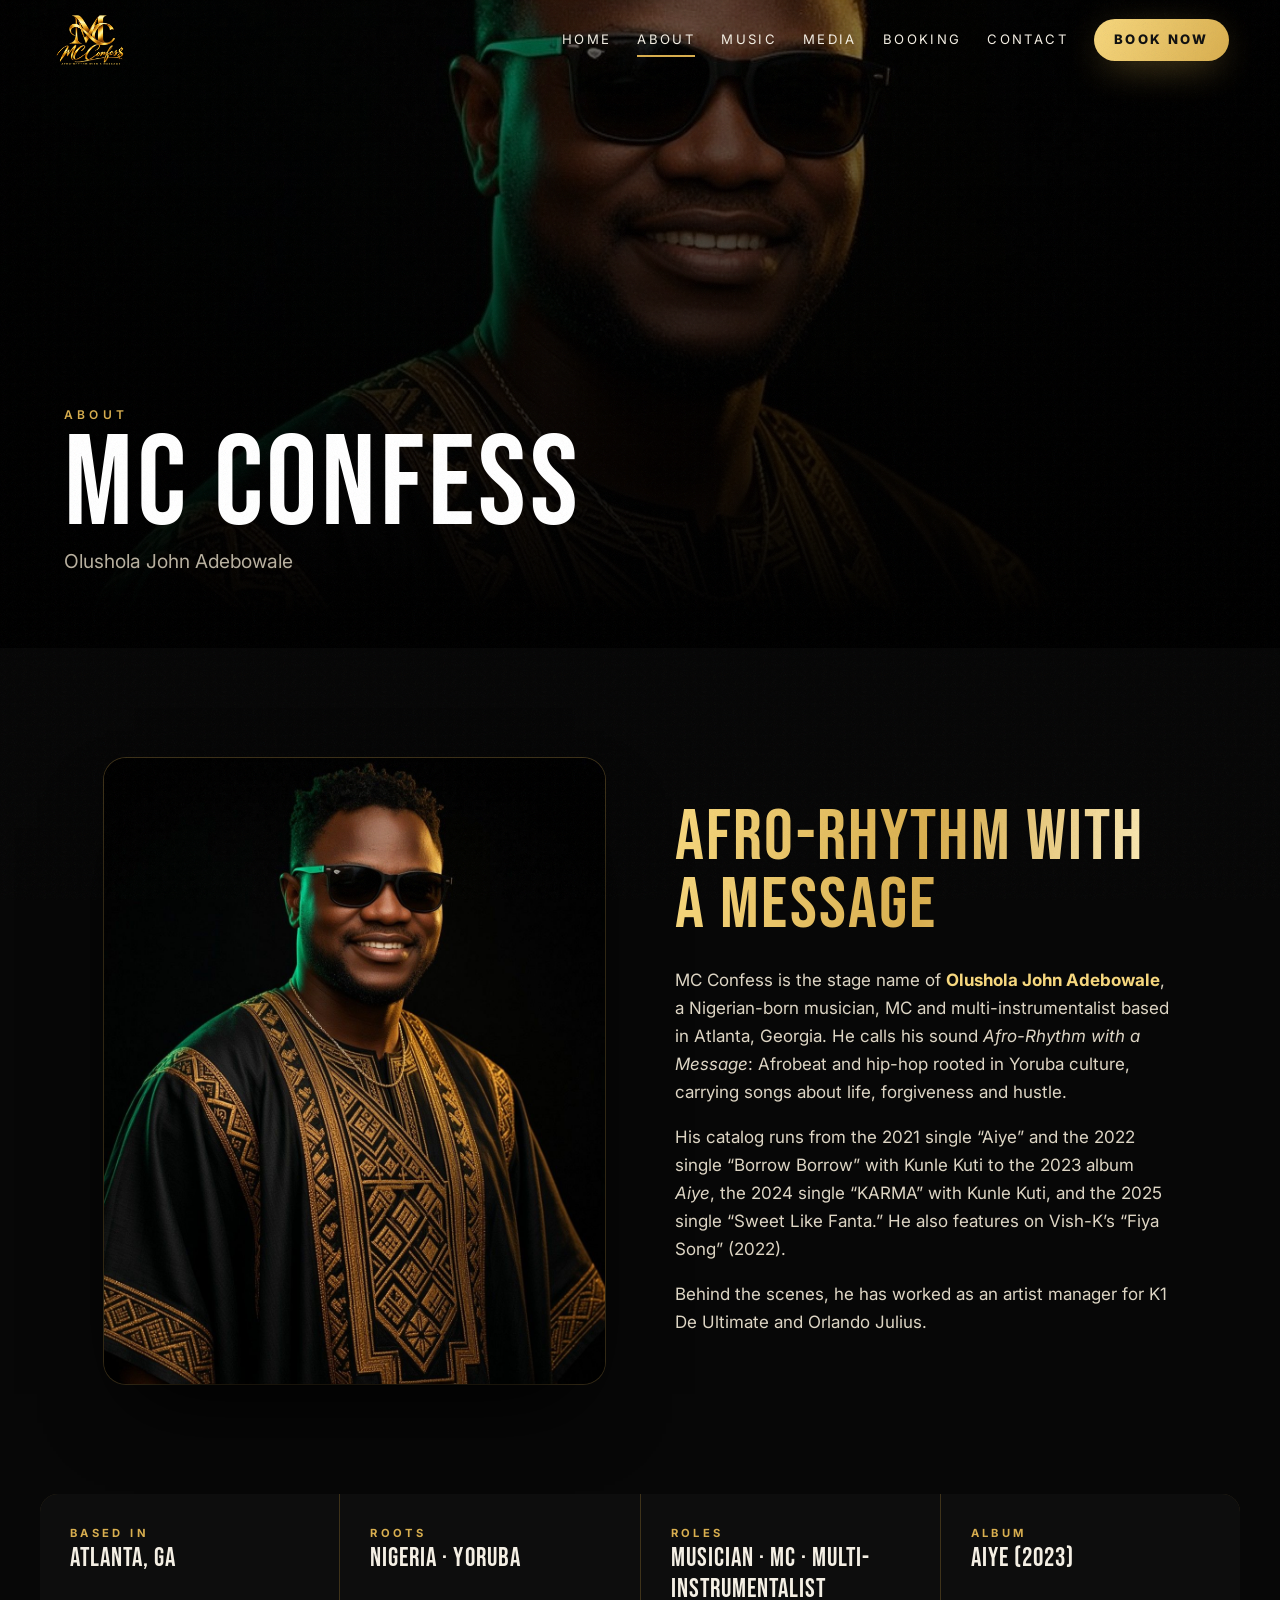
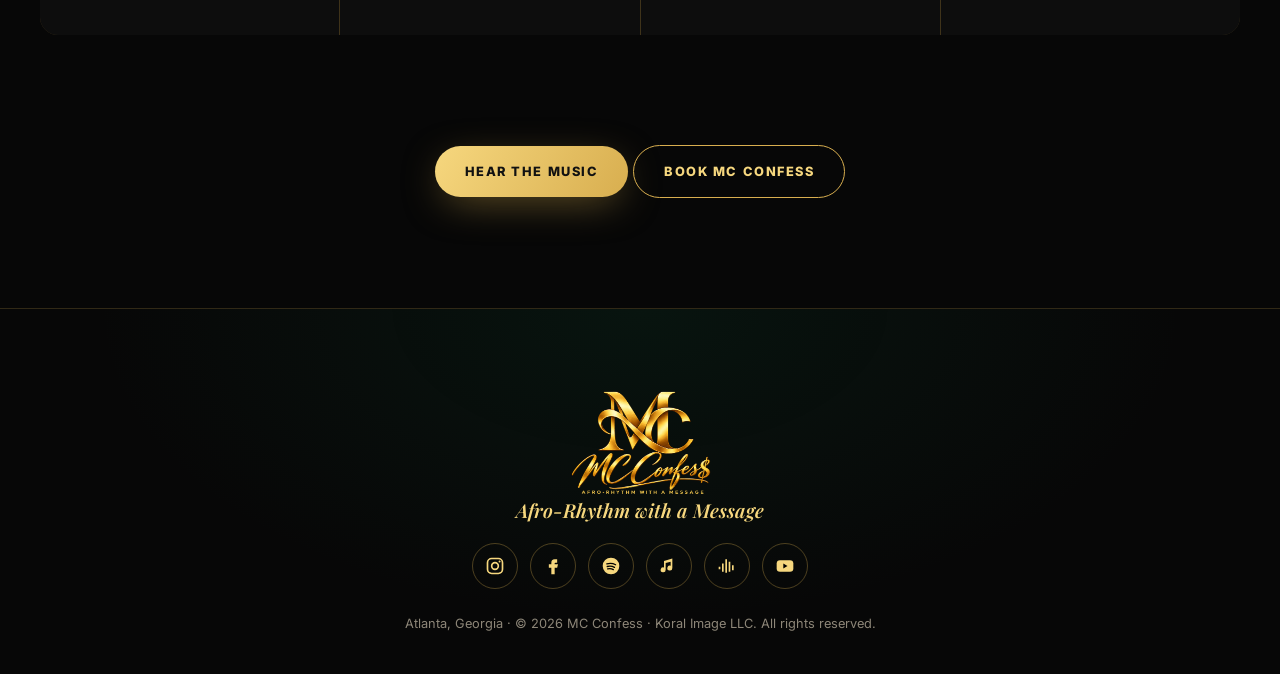
<file: about/index.html>
<!doctype html><html lang="en-US"><head><meta charset="utf-8">
<title>About MC Confess – Atlanta Musician, MC & Performer</title><meta name="description" content="Olushola John Adebowale (MC Confess): Nigerian-born, Atlanta-based musician, MC and multi-instrumentalist. Afro-Rhythm with a Message."><link rel="canonical" href="https://mcconfess.com/about">
<meta name="viewport" content="width=device-width, initial-scale=1"><meta name="theme-color" content="#0a0a0a">
<meta property="og:type" content="website"><meta property="og:site_name" content="MC Confess"><meta property="og:title" content="About MC Confess – Atlanta Musician, MC & Performer"><meta property="og:description" content="Olushola John Adebowale (MC Confess): Nigerian-born, Atlanta-based musician, MC and multi-instrumentalist. Afro-Rhythm with a Message."><meta property="og:url" content="https://mcconfess.com/about"><meta property="og:image" content="https://mcconfess.com/og_image_1200x630.jpg"><meta property="og:image:width" content="1200"><meta property="og:image:height" content="630"><meta property="og:image:alt" content="MC Confess gold logo on a dark stage background"><meta property="og:locale" content="en_US">
<meta name="twitter:card" content="summary_large_image"><meta name="twitter:title" content="About MC Confess – Atlanta Musician, MC & Performer"><meta name="twitter:description" content="Olushola John Adebowale (MC Confess): Nigerian-born, Atlanta-based musician, MC and multi-instrumentalist. Afro-Rhythm with a Message."><meta name="twitter:image" content="https://mcconfess.com/og_image_1200x630.jpg"><meta name="twitter:image:alt" content="MC Confess gold logo on a dark stage background">
<link rel="icon" href="../favicon.png"><link rel="preconnect" href="https://fonts.googleapis.com"><link rel="preconnect" href="https://fonts.gstatic.com" crossorigin>
<link href="https://fonts.googleapis.com/css2?family=Bebas+Neue&family=Playfair+Display:ital,wght@1,600&family=Inter:wght@400;600;800&display=swap" rel="stylesheet">
<link rel="stylesheet" href="../css/style.css"><script type="application/ld+json">{"@context": "https://schema.org", "@type": "Person", "@id": "https://mcconfess.com/#person", "name": "MC Confess", "alternateName": "Olushola John Adebowale", "url": "https://mcconfess.com/", "image": "https://mcconfess.com/og_image_1200x630.jpg", "description": "Atlanta, GA musician, MC and multi-instrumentalist. Afro-Rhythm with a Message.", "jobTitle": ["Musician", "MC", "Multi-Instrumentalist"], "address": {"@type": "PostalAddress", "addressLocality": "Atlanta", "addressRegion": "GA", "addressCountry": "US"}, "sameAs": ["https://www.facebook.com/McConfess", "https://www.instagram.com/mcconfessofficial", "https://audiomack.com/mcconfess", "https://open.spotify.com/artist/3BZOzOIksViRx1WQU1hEvO", "https://music.apple.com/us/artist/mc-confess/1580004725"], "subjectOf": {"@type": "MusicAlbum", "name": "Aiye", "datePublished": "2023-08-11", "byArtist": {"@id": "https://mcconfess.com/#person"}, "url": "https://audiomack.com/mcconfess/album/aiye"}}</script></head>
<body class="p-about"><a class="skip" href="#main">Skip to content</a>
<header class="nav"><a class="brand" href="../"><img src="../img/logo.png" alt="MC Confess logo" width="120" height="81"></a>
<button class="burger" aria-label="Open menu" aria-expanded="false"><span></span><span></span></button><nav><a href="../" class="">Home</a><a href="../about/" class="on">About</a><a href="../music/" class="">Music</a><a href="../media/" class="">Media</a><a href="../booking/" class="">Booking</a><a href="../contact/" class="">Contact</a><a class="btn sm" href="../booking/">Book Now</a></nav></header>
<main id="main"><section class="phero" style="--bg:url(../img/about_portrait.jpg)"><div class="in reveal"><p class="kick">About</p><h1>MC CONFESS</h1><p class=lead>Olushola John Adebowale</p></div></section>
<section class="wrap split"><div class="reveal"><img class="tall" src="../img/about_portrait.jpg" alt="Portrait of MC Confess" loading="lazy"></div><div class="reveal prose"><h2>Afro-Rhythm with a Message</h2>
<p>MC Confess is the stage name of <b>Olushola John Adebowale</b>, a Nigerian-born musician, MC and multi-instrumentalist based in Atlanta, Georgia. He calls his sound <em>Afro-Rhythm with a Message</em>: Afrobeat and hip-hop rooted in Yoruba culture, carrying songs about life, forgiveness and hustle.</p>
<p>His catalog runs from the 2021 single “Aiye” and the 2022 single “Borrow Borrow” with Kunle Kuti to the 2023 album <em>Aiye</em>, the 2024 single “KARMA” with Kunle Kuti, and the 2025 single “Sweet Like Fanta.” He also features on Vish-K’s “Fiya Song” (2022).</p>
<p>Behind the scenes, he has worked as an artist manager for K1 De Ultimate and Orlando Julius.</p></div></section>
<section class="wrap facts reveal"><div><b>Based in</b><span>Atlanta, GA</span></div><div><b>Roots</b><span>Nigeria · Yoruba</span></div><div><b>Roles</b><span>Musician · MC · Multi-Instrumentalist</span></div><div><b>Album</b><span>Aiye (2023)</span></div></section>
<section class="wrap center reveal"><a class="btn" href="../music/">Hear the music</a> <a class="btn ghost" href="../booking/">Book MC Confess</a></section></main>
<footer><img src="../img/logo.png" alt="MC Confess" width="160" height="108"><p class="tag">Afro-Rhythm with a Message</p><div class="soc"><a href="https://www.instagram.com/mcconfessofficial" target="_blank" rel="noopener" aria-label="Instagram"><svg viewBox="0 0 24 24"><rect x="3" y="3" width="18" height="18" rx="5" fill="none" stroke="currentColor" stroke-width="2"/><circle cx="12" cy="12" r="4" fill="none" stroke="currentColor" stroke-width="2"/><circle cx="17.5" cy="6.5" r="1.2" fill="currentColor"/></svg></a><a href="https://www.facebook.com/McConfess" target="_blank" rel="noopener" aria-label="Facebook"><svg viewBox="0 0 24 24"><path fill="currentColor" d="M14 8h3V4h-3c-2.8 0-4 1.7-4 4.3V10H7v4h3v8h4v-8h3l1-4h-4V8.6c0-.4.3-.6 1-.6z"/></svg></a><a href="https://open.spotify.com/artist/3BZOzOIksViRx1WQU1hEvO" target="_blank" rel="noopener" aria-label="Spotify"><svg viewBox="0 0 24 24"><circle cx="12" cy="12" r="10" fill="currentColor"/><path d="M7 9.5c3.5-1 7.5-.6 10.5 1M7.5 12.6c3-.8 6.2-.4 8.7 1M8 15.5c2.4-.6 4.8-.3 6.8.8" stroke="#000" stroke-width="1.6" fill="none" stroke-linecap="round"/></svg></a><a href="https://music.apple.com/us/artist/mc-confess/1580004725" target="_blank" rel="noopener" aria-label="Apple Music"><svg viewBox="0 0 24 24"><path fill="currentColor" d="M16 3v11.5a3 3 0 1 1-2-2.8V7l-6 1.5v8a3 3 0 1 1-2-2.8V6z"/></svg></a><a href="https://audiomack.com/mcconfess" target="_blank" rel="noopener" aria-label="Audiomack"><svg viewBox="0 0 24 24"><path fill="currentColor" d="M2 13h2v3H2zm4-4h2v10H6zm4-5h2v16h-2zm4 3h2v12h-2zm4 4h2v6h-2z"/></svg></a><a href="https://youtu.be/J4rI-2p3y3k" target="_blank" rel="noopener" aria-label="YouTube"><svg viewBox="0 0 24 24"><rect x="2" y="5" width="20" height="14" rx="4" fill="currentColor"/><path d="M10 9l5 3-5 3z" fill="#000"/></svg></a></div>
<p class="small">Atlanta, Georgia · © <span id="yr">2026</span> MC Confess · Koral Image LLC. All rights reserved.</p></footer>
<script src="../js/main.js"></script></body></html>
</file>
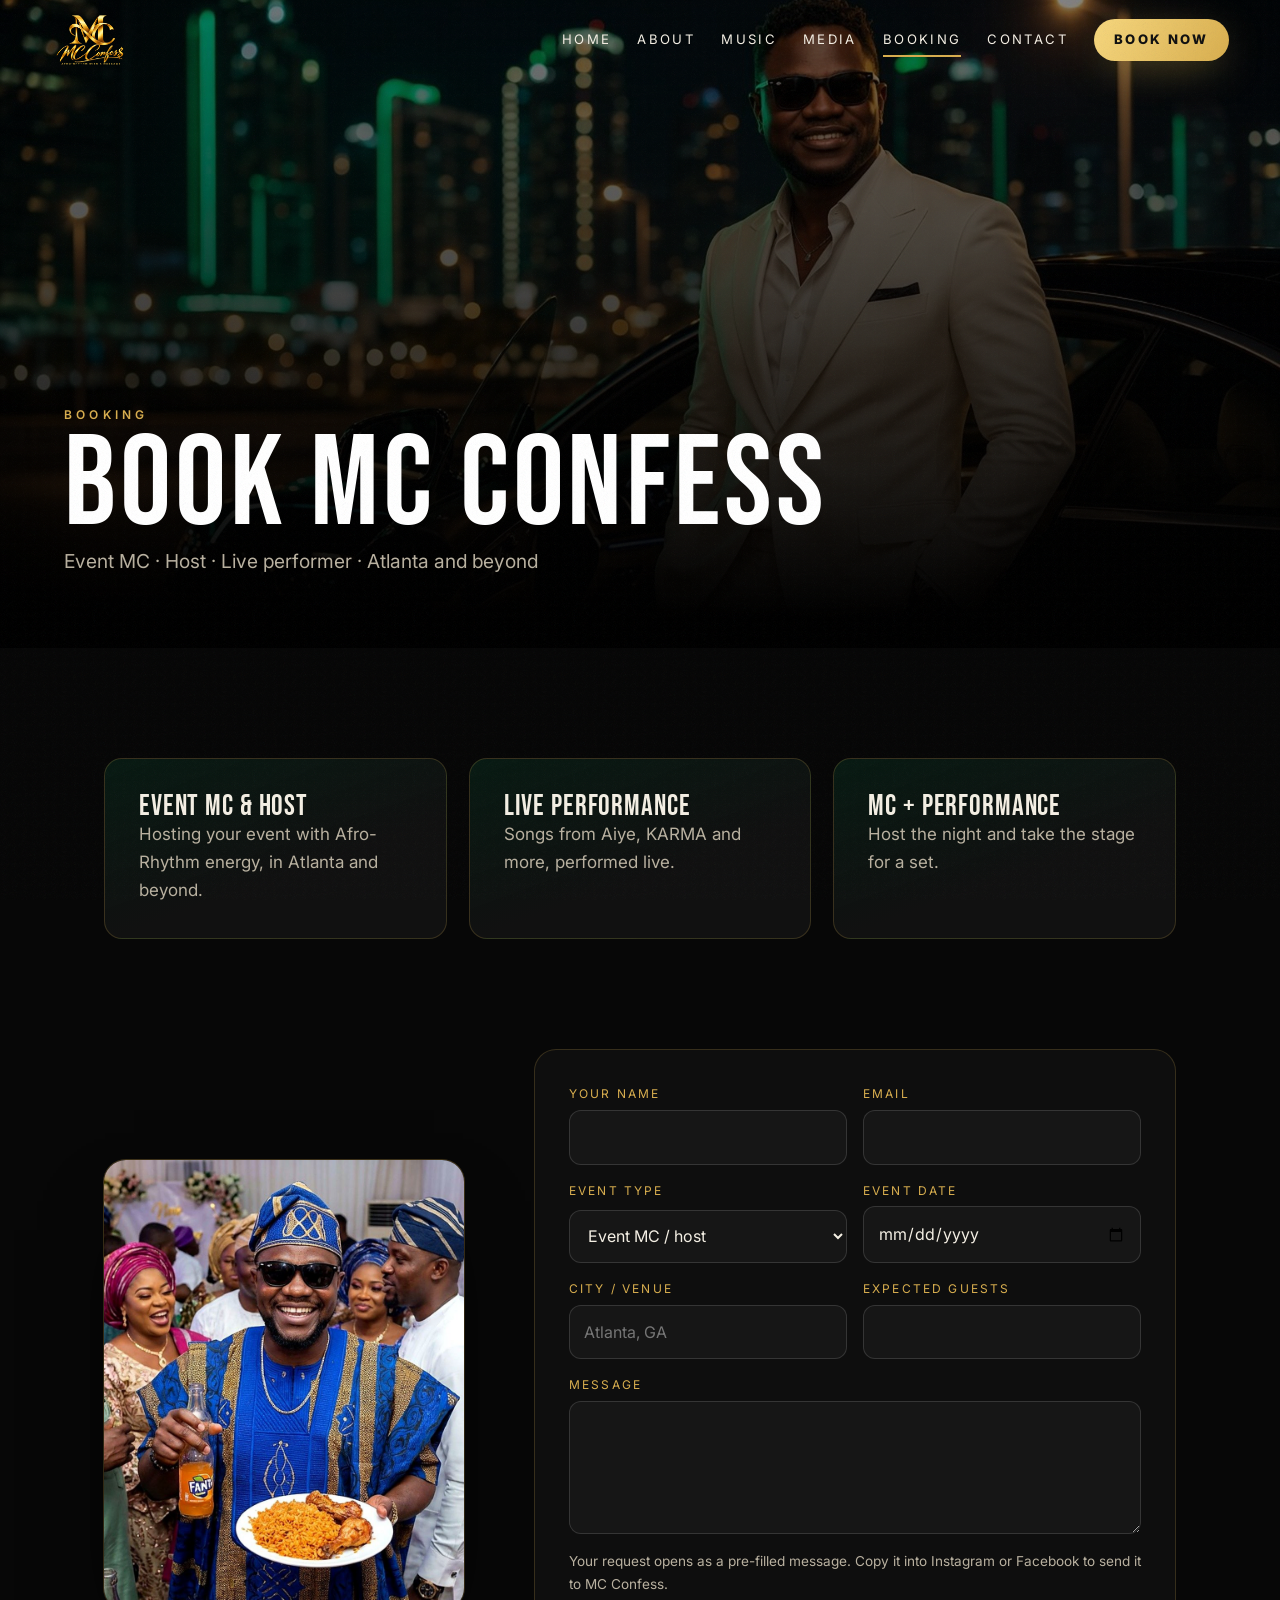
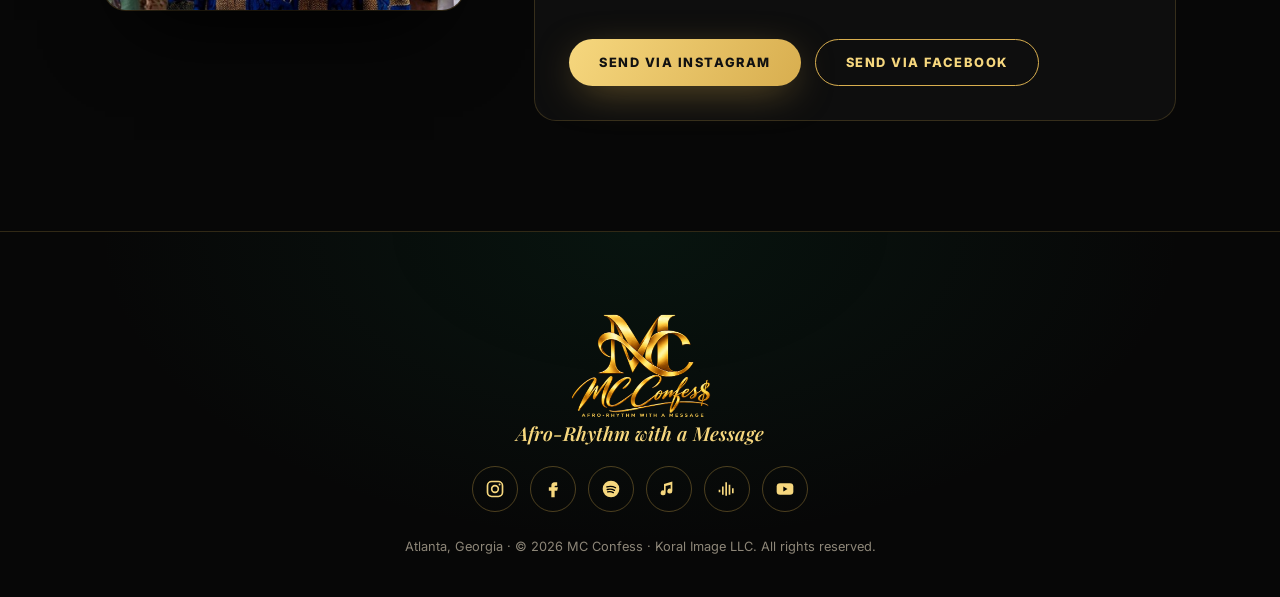
<file: booking/index.html>
<!doctype html><html lang="en-US"><head><meta charset="utf-8">
<title>Book MC Confess – Event MC & Performer in Atlanta</title><meta name="description" content="Book MC Confess as an event MC or live performer in Atlanta and beyond. Send a booking request on Instagram or Facebook."><link rel="canonical" href="https://mcconfess.com/booking">
<meta name="viewport" content="width=device-width, initial-scale=1"><meta name="theme-color" content="#0a0a0a">
<meta property="og:type" content="website"><meta property="og:site_name" content="MC Confess"><meta property="og:title" content="Book MC Confess – Event MC & Performer in Atlanta"><meta property="og:description" content="Book MC Confess as an event MC or live performer in Atlanta and beyond. Send a booking request on Instagram or Facebook."><meta property="og:url" content="https://mcconfess.com/booking"><meta property="og:image" content="https://mcconfess.com/og_image_1200x630.jpg"><meta property="og:image:width" content="1200"><meta property="og:image:height" content="630"><meta property="og:image:alt" content="MC Confess gold logo on a dark stage background"><meta property="og:locale" content="en_US">
<meta name="twitter:card" content="summary_large_image"><meta name="twitter:title" content="Book MC Confess – Event MC & Performer in Atlanta"><meta name="twitter:description" content="Book MC Confess as an event MC or live performer in Atlanta and beyond. Send a booking request on Instagram or Facebook."><meta name="twitter:image" content="https://mcconfess.com/og_image_1200x630.jpg"><meta name="twitter:image:alt" content="MC Confess gold logo on a dark stage background">
<link rel="icon" href="../favicon.png"><link rel="preconnect" href="https://fonts.googleapis.com"><link rel="preconnect" href="https://fonts.gstatic.com" crossorigin>
<link href="https://fonts.googleapis.com/css2?family=Bebas+Neue&family=Playfair+Display:ital,wght@1,600&family=Inter:wght@400;600;800&display=swap" rel="stylesheet">
<link rel="stylesheet" href="../css/style.css"><script type="application/ld+json">{"@context": "https://schema.org", "@type": "Person", "@id": "https://mcconfess.com/#person", "name": "MC Confess", "alternateName": "Olushola John Adebowale", "url": "https://mcconfess.com/", "image": "https://mcconfess.com/og_image_1200x630.jpg", "description": "Atlanta, GA musician, MC and multi-instrumentalist. Afro-Rhythm with a Message.", "jobTitle": ["Musician", "MC", "Multi-Instrumentalist"], "address": {"@type": "PostalAddress", "addressLocality": "Atlanta", "addressRegion": "GA", "addressCountry": "US"}, "sameAs": ["https://www.facebook.com/McConfess", "https://www.instagram.com/mcconfessofficial", "https://audiomack.com/mcconfess", "https://open.spotify.com/artist/3BZOzOIksViRx1WQU1hEvO", "https://music.apple.com/us/artist/mc-confess/1580004725"], "subjectOf": {"@type": "MusicAlbum", "name": "Aiye", "datePublished": "2023-08-11", "byArtist": {"@id": "https://mcconfess.com/#person"}, "url": "https://audiomack.com/mcconfess/album/aiye"}}</script></head>
<body class="p-booking"><a class="skip" href="#main">Skip to content</a>
<header class="nav"><a class="brand" href="../"><img src="../img/logo.png" alt="MC Confess logo" width="120" height="81"></a>
<button class="burger" aria-label="Open menu" aria-expanded="false"><span></span><span></span></button><nav><a href="../" class="">Home</a><a href="../about/" class="">About</a><a href="../music/" class="">Music</a><a href="../media/" class="">Media</a><a href="../booking/" class="on">Booking</a><a href="../contact/" class="">Contact</a><a class="btn sm" href="../booking/">Book Now</a></nav></header>
<main id="main"><section class="phero" style="--bg:url(../img/booking_luxury.jpg)"><div class="in reveal"><p class="kick">Booking</p><h1>BOOK MC CONFESS</h1><p class=lead>Event MC · Host · Live performer · Atlanta and beyond</p></div></section>
<section class="wrap three"><div class="reveal tile"><h3>Event MC &amp; Host</h3><p>Hosting your event with Afro-Rhythm energy, in Atlanta and beyond.</p></div><div class="reveal tile"><h3>Live Performance</h3><p>Songs from Aiye, KARMA and more, performed live.</p></div><div class="reveal tile"><h3>MC + Performance</h3><p>Host the night and take the stage for a set.</p></div></section>
<section class="wrap split"><div class="reveal"><img class="tall" src="../img/slide6.jpg" alt="MC Confess at a celebration" loading="lazy"></div><form class="form reveal" data-kind="booking"><div class="row"><label>Your name<input name="name" required autocomplete="name"></label><label>Email<input type="email" name="email" required autocomplete="email"></label></div>
<div class="row"><label>Event type<select name="type"><option>Event MC / host</option><option>Live performance</option><option>MC + performance</option><option>Other</option></select></label><label>Event date<input type="date" name="date"></label></div><div class="row"><label>City / venue<input name="venue" placeholder="Atlanta, GA"></label><label>Expected guests<input name="guests" inputmode="numeric"></label></div>
<label>Message<textarea name="msg" rows="4" required></textarea></label><p class="note">Your request opens as a pre-filled message. Copy it into Instagram or Facebook to send it to MC Confess.</p>
<div class="cta"><button class="btn" type="submit" data-to="ig">Send via Instagram</button><button class="btn ghost" type="submit" data-to="fb">Send via Facebook</button></div><p class="ok" role="status" hidden>Message copied. Paste it into the chat that just opened.</p></form></section></main>
<footer><img src="../img/logo.png" alt="MC Confess" width="160" height="108"><p class="tag">Afro-Rhythm with a Message</p><div class="soc"><a href="https://www.instagram.com/mcconfessofficial" target="_blank" rel="noopener" aria-label="Instagram"><svg viewBox="0 0 24 24"><rect x="3" y="3" width="18" height="18" rx="5" fill="none" stroke="currentColor" stroke-width="2"/><circle cx="12" cy="12" r="4" fill="none" stroke="currentColor" stroke-width="2"/><circle cx="17.5" cy="6.5" r="1.2" fill="currentColor"/></svg></a><a href="https://www.facebook.com/McConfess" target="_blank" rel="noopener" aria-label="Facebook"><svg viewBox="0 0 24 24"><path fill="currentColor" d="M14 8h3V4h-3c-2.8 0-4 1.7-4 4.3V10H7v4h3v8h4v-8h3l1-4h-4V8.6c0-.4.3-.6 1-.6z"/></svg></a><a href="https://open.spotify.com/artist/3BZOzOIksViRx1WQU1hEvO" target="_blank" rel="noopener" aria-label="Spotify"><svg viewBox="0 0 24 24"><circle cx="12" cy="12" r="10" fill="currentColor"/><path d="M7 9.5c3.5-1 7.5-.6 10.5 1M7.5 12.6c3-.8 6.2-.4 8.7 1M8 15.5c2.4-.6 4.8-.3 6.8.8" stroke="#000" stroke-width="1.6" fill="none" stroke-linecap="round"/></svg></a><a href="https://music.apple.com/us/artist/mc-confess/1580004725" target="_blank" rel="noopener" aria-label="Apple Music"><svg viewBox="0 0 24 24"><path fill="currentColor" d="M16 3v11.5a3 3 0 1 1-2-2.8V7l-6 1.5v8a3 3 0 1 1-2-2.8V6z"/></svg></a><a href="https://audiomack.com/mcconfess" target="_blank" rel="noopener" aria-label="Audiomack"><svg viewBox="0 0 24 24"><path fill="currentColor" d="M2 13h2v3H2zm4-4h2v10H6zm4-5h2v16h-2zm4 3h2v12h-2zm4 4h2v6h-2z"/></svg></a><a href="https://youtu.be/J4rI-2p3y3k" target="_blank" rel="noopener" aria-label="YouTube"><svg viewBox="0 0 24 24"><rect x="2" y="5" width="20" height="14" rx="4" fill="currentColor"/><path d="M10 9l5 3-5 3z" fill="#000"/></svg></a></div>
<p class="small">Atlanta, Georgia · © <span id="yr">2026</span> MC Confess · Koral Image LLC. All rights reserved.</p></footer>
<script src="../js/main.js"></script></body></html>
</file>
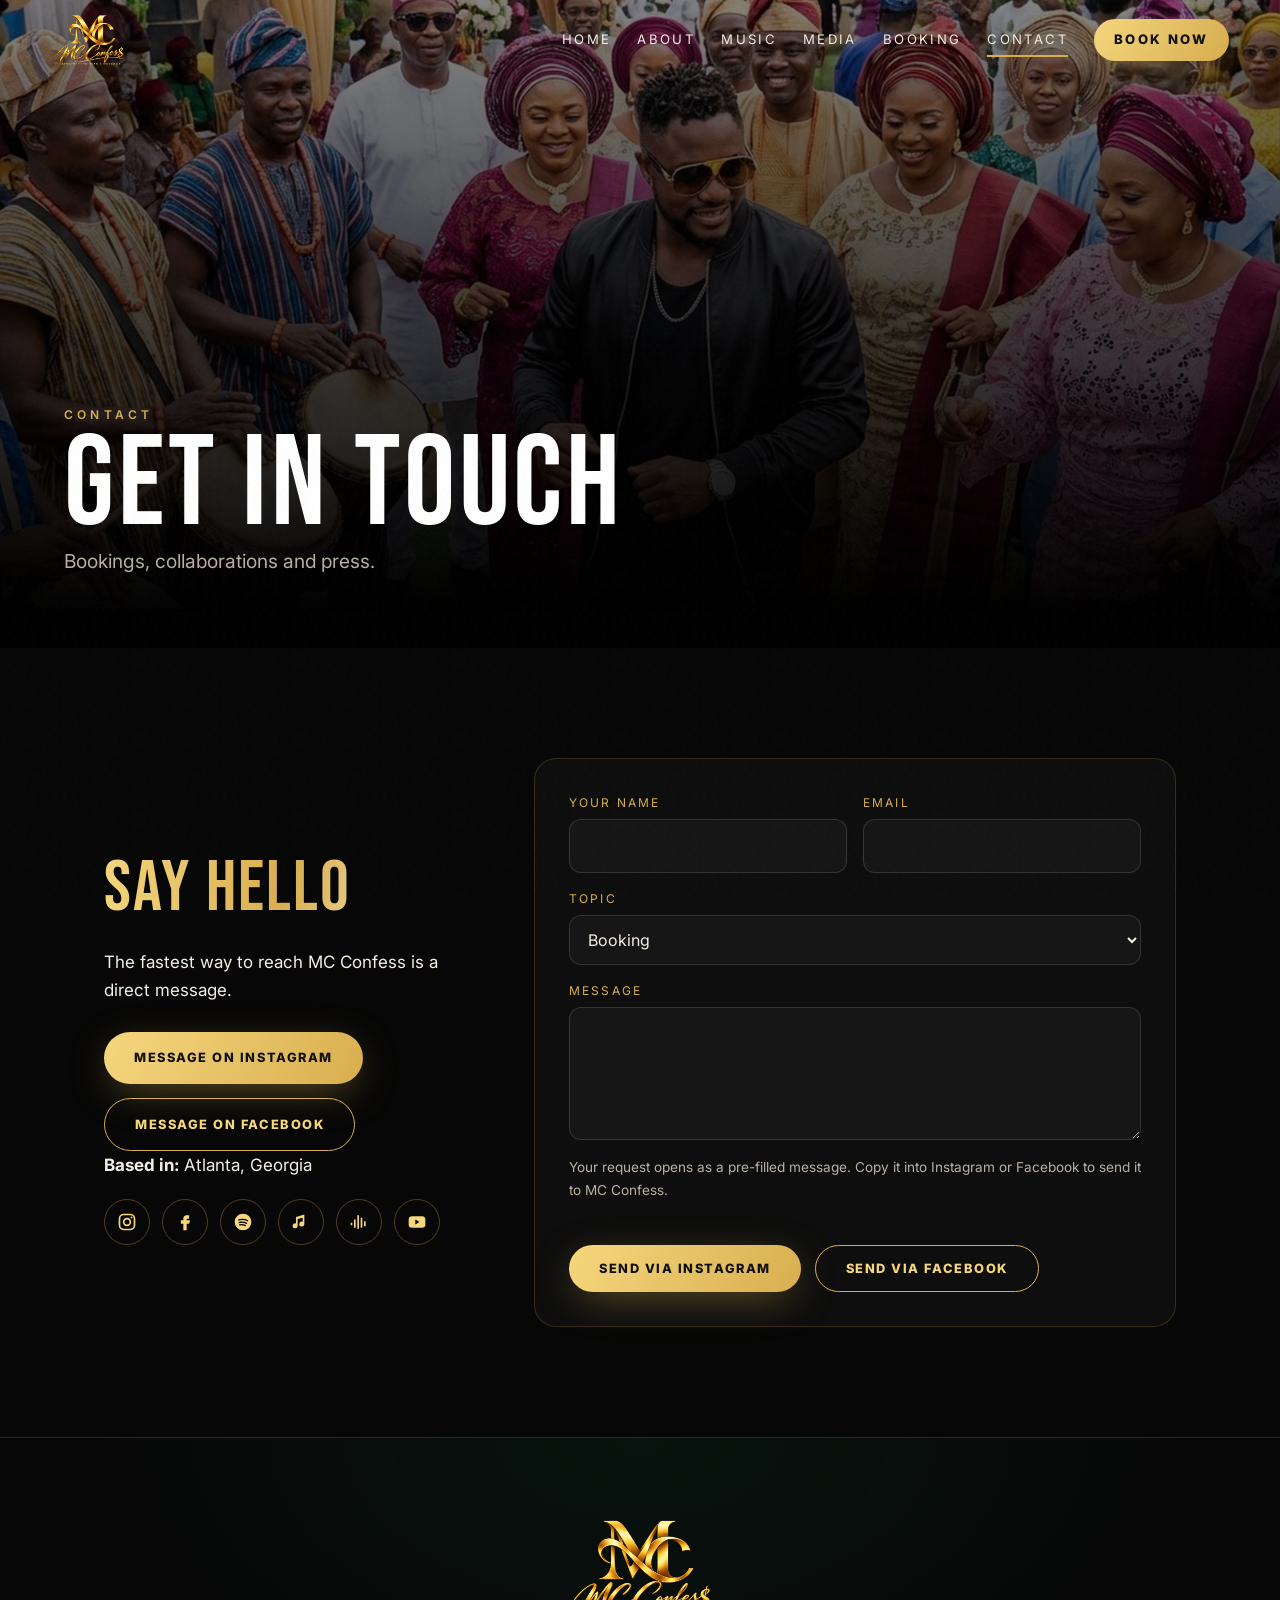
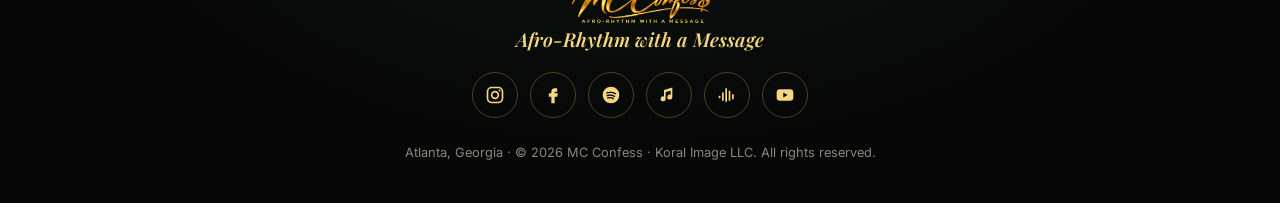
<file: contact/index.html>
<!doctype html><html lang="en-US"><head><meta charset="utf-8">
<title>Contact MC Confess – Booking & Inquiries</title><meta name="description" content="Contact MC Confess for bookings, collaborations and press through Instagram @mcconfessofficial or Facebook. Atlanta, GA."><link rel="canonical" href="https://mcconfess.com/contact">
<meta name="viewport" content="width=device-width, initial-scale=1"><meta name="theme-color" content="#0a0a0a">
<meta property="og:type" content="website"><meta property="og:site_name" content="MC Confess"><meta property="og:title" content="Contact MC Confess – Booking & Inquiries"><meta property="og:description" content="Contact MC Confess for bookings, collaborations and press through Instagram @mcconfessofficial or Facebook. Atlanta, GA."><meta property="og:url" content="https://mcconfess.com/contact"><meta property="og:image" content="https://mcconfess.com/og_image_1200x630.jpg"><meta property="og:image:width" content="1200"><meta property="og:image:height" content="630"><meta property="og:image:alt" content="MC Confess gold logo on a dark stage background"><meta property="og:locale" content="en_US">
<meta name="twitter:card" content="summary_large_image"><meta name="twitter:title" content="Contact MC Confess – Booking & Inquiries"><meta name="twitter:description" content="Contact MC Confess for bookings, collaborations and press through Instagram @mcconfessofficial or Facebook. Atlanta, GA."><meta name="twitter:image" content="https://mcconfess.com/og_image_1200x630.jpg"><meta name="twitter:image:alt" content="MC Confess gold logo on a dark stage background">
<link rel="icon" href="../favicon.png"><link rel="preconnect" href="https://fonts.googleapis.com"><link rel="preconnect" href="https://fonts.gstatic.com" crossorigin>
<link href="https://fonts.googleapis.com/css2?family=Bebas+Neue&family=Playfair+Display:ital,wght@1,600&family=Inter:wght@400;600;800&display=swap" rel="stylesheet">
<link rel="stylesheet" href="../css/style.css"><script type="application/ld+json">{"@context": "https://schema.org", "@type": "Person", "@id": "https://mcconfess.com/#person", "name": "MC Confess", "alternateName": "Olushola John Adebowale", "url": "https://mcconfess.com/", "image": "https://mcconfess.com/og_image_1200x630.jpg", "description": "Atlanta, GA musician, MC and multi-instrumentalist. Afro-Rhythm with a Message.", "jobTitle": ["Musician", "MC", "Multi-Instrumentalist"], "address": {"@type": "PostalAddress", "addressLocality": "Atlanta", "addressRegion": "GA", "addressCountry": "US"}, "sameAs": ["https://www.facebook.com/McConfess", "https://www.instagram.com/mcconfessofficial", "https://audiomack.com/mcconfess", "https://open.spotify.com/artist/3BZOzOIksViRx1WQU1hEvO", "https://music.apple.com/us/artist/mc-confess/1580004725"], "subjectOf": {"@type": "MusicAlbum", "name": "Aiye", "datePublished": "2023-08-11", "byArtist": {"@id": "https://mcconfess.com/#person"}, "url": "https://audiomack.com/mcconfess/album/aiye"}}</script></head>
<body class="p-contact"><a class="skip" href="#main">Skip to content</a>
<header class="nav"><a class="brand" href="../"><img src="../img/logo.png" alt="MC Confess logo" width="120" height="81"></a>
<button class="burger" aria-label="Open menu" aria-expanded="false"><span></span><span></span></button><nav><a href="../" class="">Home</a><a href="../about/" class="">About</a><a href="../music/" class="">Music</a><a href="../media/" class="">Media</a><a href="../booking/" class="">Booking</a><a href="../contact/" class="on">Contact</a><a class="btn sm" href="../booking/">Book Now</a></nav></header>
<main id="main"><section class="phero" style="--bg:url(../img/culture_crowd_walk.jpg)"><div class="in reveal"><p class="kick">Contact</p><h1>GET IN TOUCH</h1><p class=lead>Bookings, collaborations and press.</p></div></section>
<section class="wrap split"><div class="reveal"><h2>Say hello</h2><p>The fastest way to reach MC Confess is a direct message.</p><div class="cta"><a class="btn" href="https://ig.me/m/mcconfessofficial" target="_blank" rel="noopener">Message on Instagram</a><a class="btn ghost" href="https://m.me/McConfess" target="_blank" rel="noopener">Message on Facebook</a></div><p><b>Based in:</b> Atlanta, Georgia</p><div class="soc"><a href="https://www.instagram.com/mcconfessofficial" target="_blank" rel="noopener" aria-label="Instagram"><svg viewBox="0 0 24 24"><rect x="3" y="3" width="18" height="18" rx="5" fill="none" stroke="currentColor" stroke-width="2"/><circle cx="12" cy="12" r="4" fill="none" stroke="currentColor" stroke-width="2"/><circle cx="17.5" cy="6.5" r="1.2" fill="currentColor"/></svg></a><a href="https://www.facebook.com/McConfess" target="_blank" rel="noopener" aria-label="Facebook"><svg viewBox="0 0 24 24"><path fill="currentColor" d="M14 8h3V4h-3c-2.8 0-4 1.7-4 4.3V10H7v4h3v8h4v-8h3l1-4h-4V8.6c0-.4.3-.6 1-.6z"/></svg></a><a href="https://open.spotify.com/artist/3BZOzOIksViRx1WQU1hEvO" target="_blank" rel="noopener" aria-label="Spotify"><svg viewBox="0 0 24 24"><circle cx="12" cy="12" r="10" fill="currentColor"/><path d="M7 9.5c3.5-1 7.5-.6 10.5 1M7.5 12.6c3-.8 6.2-.4 8.7 1M8 15.5c2.4-.6 4.8-.3 6.8.8" stroke="#000" stroke-width="1.6" fill="none" stroke-linecap="round"/></svg></a><a href="https://music.apple.com/us/artist/mc-confess/1580004725" target="_blank" rel="noopener" aria-label="Apple Music"><svg viewBox="0 0 24 24"><path fill="currentColor" d="M16 3v11.5a3 3 0 1 1-2-2.8V7l-6 1.5v8a3 3 0 1 1-2-2.8V6z"/></svg></a><a href="https://audiomack.com/mcconfess" target="_blank" rel="noopener" aria-label="Audiomack"><svg viewBox="0 0 24 24"><path fill="currentColor" d="M2 13h2v3H2zm4-4h2v10H6zm4-5h2v16h-2zm4 3h2v12h-2zm4 4h2v6h-2z"/></svg></a><a href="https://youtu.be/J4rI-2p3y3k" target="_blank" rel="noopener" aria-label="YouTube"><svg viewBox="0 0 24 24"><rect x="2" y="5" width="20" height="14" rx="4" fill="currentColor"/><path d="M10 9l5 3-5 3z" fill="#000"/></svg></a></div></div><form class="form reveal" data-kind="contact"><div class="row"><label>Your name<input name="name" required autocomplete="name"></label><label>Email<input type="email" name="email" required autocomplete="email"></label></div>
<label>Topic<select name="type"><option>Booking</option><option>Collaboration</option><option>Press / interview</option><option>Fan message</option></select></label>
<label>Message<textarea name="msg" rows="4" required></textarea></label><p class="note">Your request opens as a pre-filled message. Copy it into Instagram or Facebook to send it to MC Confess.</p>
<div class="cta"><button class="btn" type="submit" data-to="ig">Send via Instagram</button><button class="btn ghost" type="submit" data-to="fb">Send via Facebook</button></div><p class="ok" role="status" hidden>Message copied. Paste it into the chat that just opened.</p></form></section></main>
<footer><img src="../img/logo.png" alt="MC Confess" width="160" height="108"><p class="tag">Afro-Rhythm with a Message</p><div class="soc"><a href="https://www.instagram.com/mcconfessofficial" target="_blank" rel="noopener" aria-label="Instagram"><svg viewBox="0 0 24 24"><rect x="3" y="3" width="18" height="18" rx="5" fill="none" stroke="currentColor" stroke-width="2"/><circle cx="12" cy="12" r="4" fill="none" stroke="currentColor" stroke-width="2"/><circle cx="17.5" cy="6.5" r="1.2" fill="currentColor"/></svg></a><a href="https://www.facebook.com/McConfess" target="_blank" rel="noopener" aria-label="Facebook"><svg viewBox="0 0 24 24"><path fill="currentColor" d="M14 8h3V4h-3c-2.8 0-4 1.7-4 4.3V10H7v4h3v8h4v-8h3l1-4h-4V8.6c0-.4.3-.6 1-.6z"/></svg></a><a href="https://open.spotify.com/artist/3BZOzOIksViRx1WQU1hEvO" target="_blank" rel="noopener" aria-label="Spotify"><svg viewBox="0 0 24 24"><circle cx="12" cy="12" r="10" fill="currentColor"/><path d="M7 9.5c3.5-1 7.5-.6 10.5 1M7.5 12.6c3-.8 6.2-.4 8.7 1M8 15.5c2.4-.6 4.8-.3 6.8.8" stroke="#000" stroke-width="1.6" fill="none" stroke-linecap="round"/></svg></a><a href="https://music.apple.com/us/artist/mc-confess/1580004725" target="_blank" rel="noopener" aria-label="Apple Music"><svg viewBox="0 0 24 24"><path fill="currentColor" d="M16 3v11.5a3 3 0 1 1-2-2.8V7l-6 1.5v8a3 3 0 1 1-2-2.8V6z"/></svg></a><a href="https://audiomack.com/mcconfess" target="_blank" rel="noopener" aria-label="Audiomack"><svg viewBox="0 0 24 24"><path fill="currentColor" d="M2 13h2v3H2zm4-4h2v10H6zm4-5h2v16h-2zm4 3h2v12h-2zm4 4h2v6h-2z"/></svg></a><a href="https://youtu.be/J4rI-2p3y3k" target="_blank" rel="noopener" aria-label="YouTube"><svg viewBox="0 0 24 24"><rect x="2" y="5" width="20" height="14" rx="4" fill="currentColor"/><path d="M10 9l5 3-5 3z" fill="#000"/></svg></a></div>
<p class="small">Atlanta, Georgia · © <span id="yr">2026</span> MC Confess · Koral Image LLC. All rights reserved.</p></footer>
<script src="../js/main.js"></script></body></html>
</file>
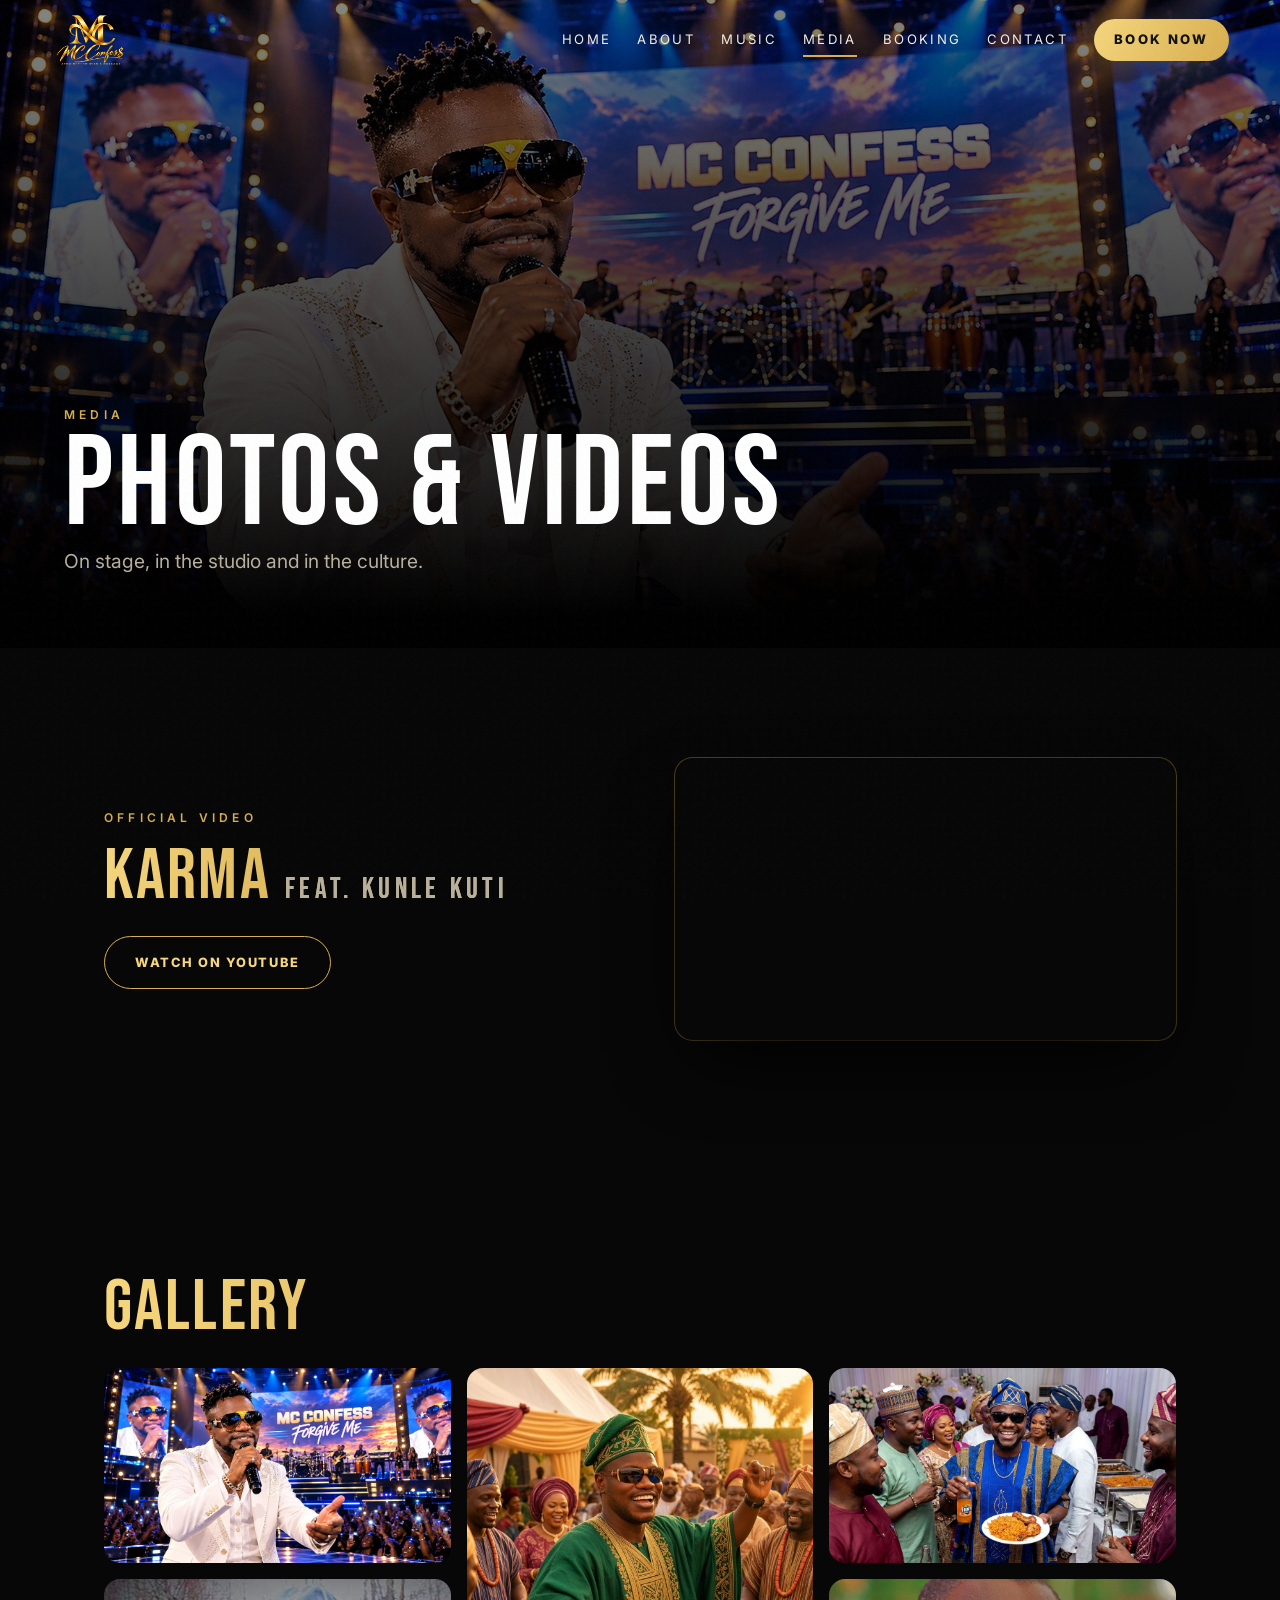
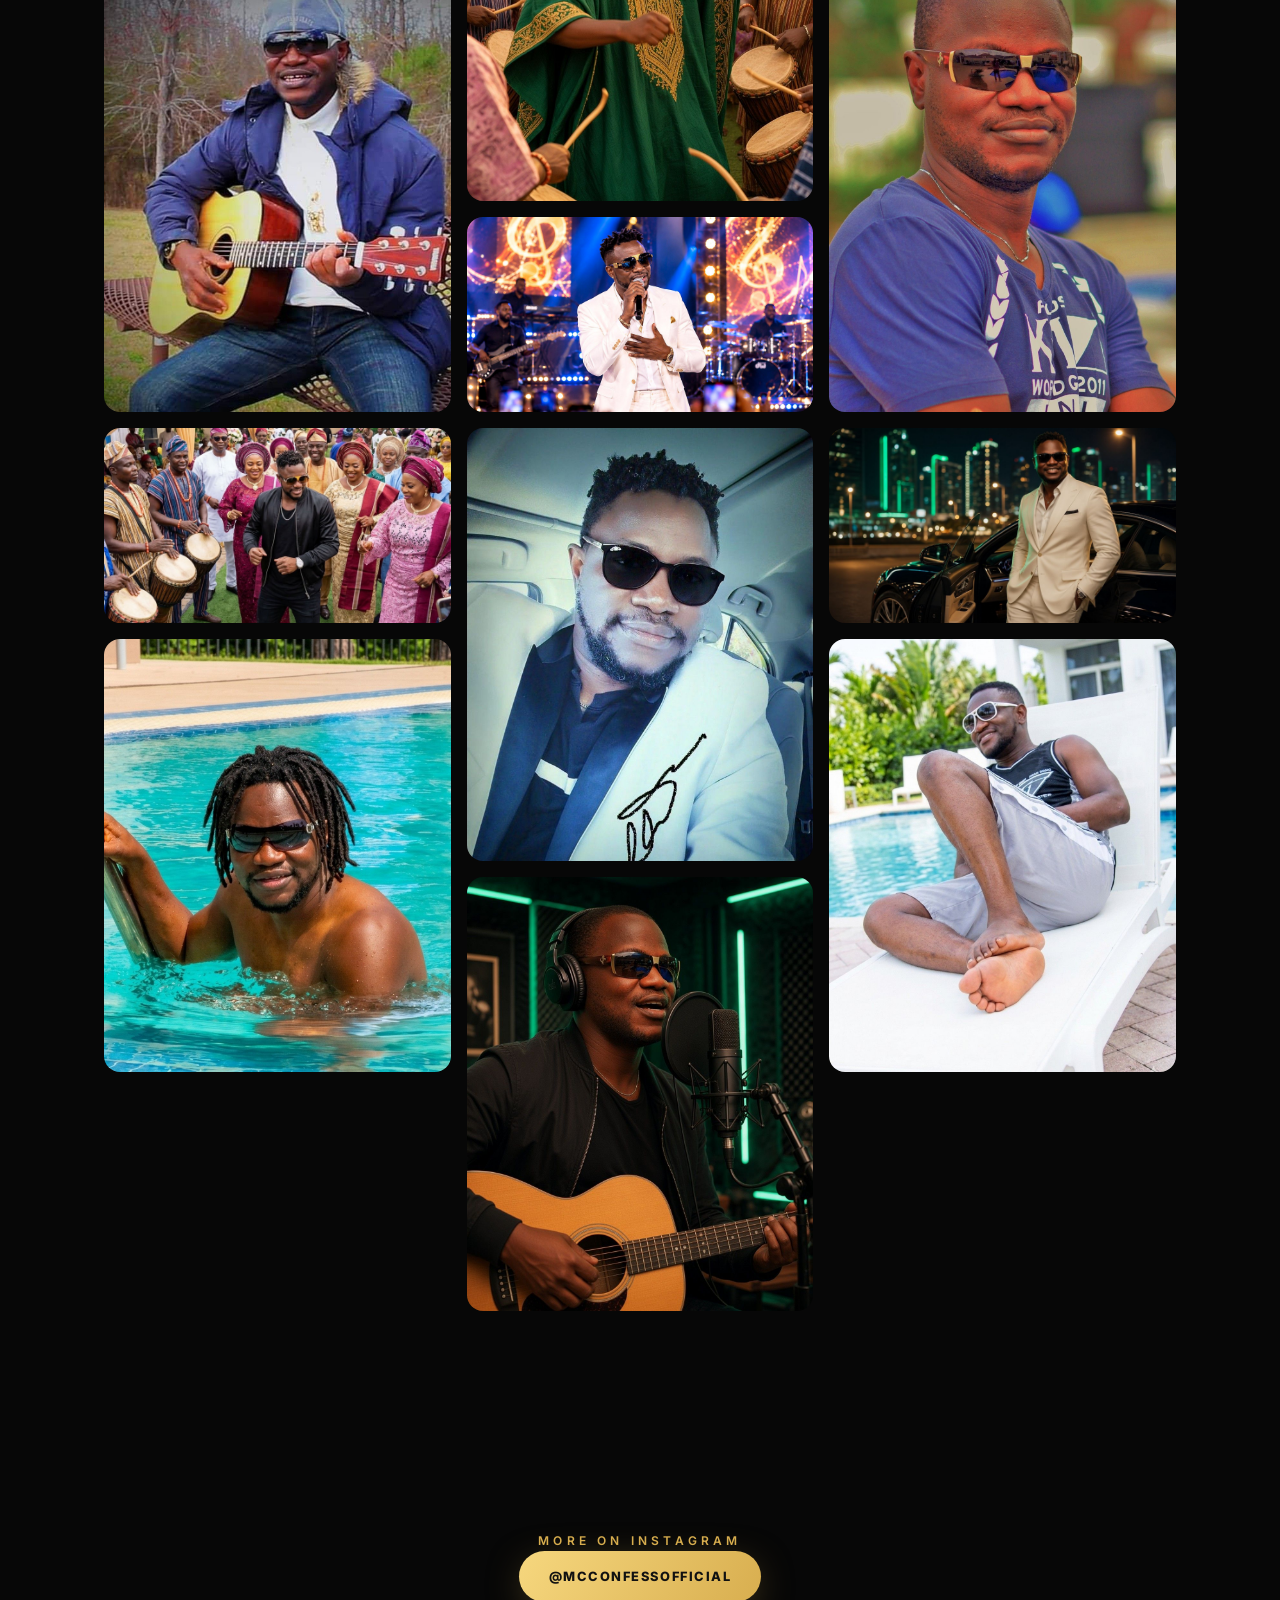
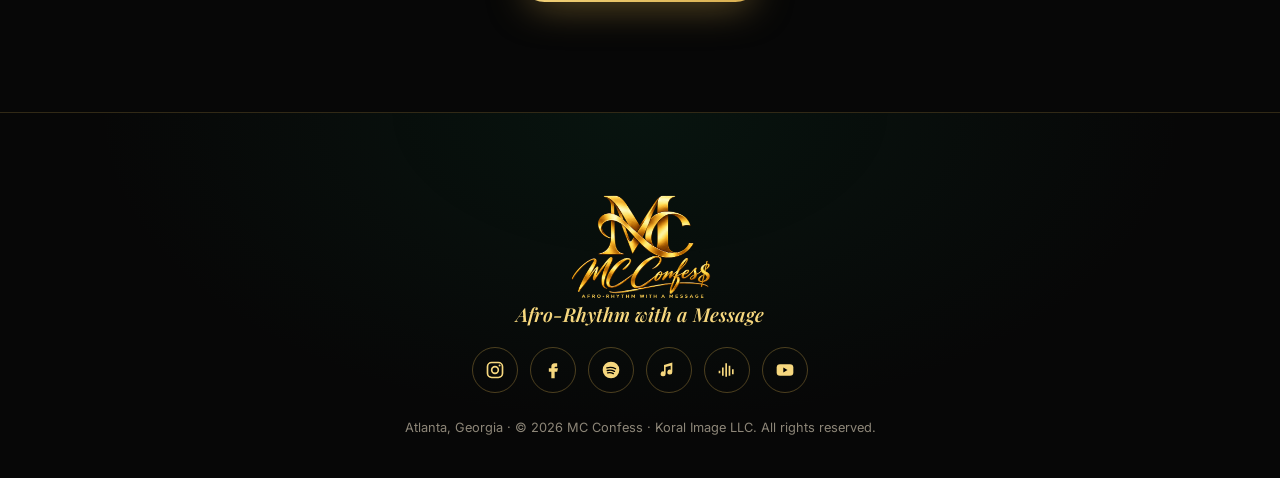
<file: media/index.html>
<!doctype html><html lang="en-US"><head><meta charset="utf-8">
<title>MC Confess Photos & Videos – Live Performances</title><meta name="description" content="Photos and videos of MC Confess performing and hosting events. Afro-Rhythm with a Message from Atlanta, GA."><link rel="canonical" href="https://mcconfess.com/media">
<meta name="viewport" content="width=device-width, initial-scale=1"><meta name="theme-color" content="#0a0a0a">
<meta property="og:type" content="website"><meta property="og:site_name" content="MC Confess"><meta property="og:title" content="MC Confess Photos & Videos – Live Performances"><meta property="og:description" content="Photos and videos of MC Confess performing and hosting events. Afro-Rhythm with a Message from Atlanta, GA."><meta property="og:url" content="https://mcconfess.com/media"><meta property="og:image" content="https://mcconfess.com/og_image_1200x630.jpg"><meta property="og:image:width" content="1200"><meta property="og:image:height" content="630"><meta property="og:image:alt" content="MC Confess gold logo on a dark stage background"><meta property="og:locale" content="en_US">
<meta name="twitter:card" content="summary_large_image"><meta name="twitter:title" content="MC Confess Photos & Videos – Live Performances"><meta name="twitter:description" content="Photos and videos of MC Confess performing and hosting events. Afro-Rhythm with a Message from Atlanta, GA."><meta name="twitter:image" content="https://mcconfess.com/og_image_1200x630.jpg"><meta name="twitter:image:alt" content="MC Confess gold logo on a dark stage background">
<link rel="icon" href="../favicon.png"><link rel="preconnect" href="https://fonts.googleapis.com"><link rel="preconnect" href="https://fonts.gstatic.com" crossorigin>
<link href="https://fonts.googleapis.com/css2?family=Bebas+Neue&family=Playfair+Display:ital,wght@1,600&family=Inter:wght@400;600;800&display=swap" rel="stylesheet">
<link rel="stylesheet" href="../css/style.css"><script type="application/ld+json">{"@context": "https://schema.org", "@type": "Person", "@id": "https://mcconfess.com/#person", "name": "MC Confess", "alternateName": "Olushola John Adebowale", "url": "https://mcconfess.com/", "image": "https://mcconfess.com/og_image_1200x630.jpg", "description": "Atlanta, GA musician, MC and multi-instrumentalist. Afro-Rhythm with a Message.", "jobTitle": ["Musician", "MC", "Multi-Instrumentalist"], "address": {"@type": "PostalAddress", "addressLocality": "Atlanta", "addressRegion": "GA", "addressCountry": "US"}, "sameAs": ["https://www.facebook.com/McConfess", "https://www.instagram.com/mcconfessofficial", "https://audiomack.com/mcconfess", "https://open.spotify.com/artist/3BZOzOIksViRx1WQU1hEvO", "https://music.apple.com/us/artist/mc-confess/1580004725"], "subjectOf": {"@type": "MusicAlbum", "name": "Aiye", "datePublished": "2023-08-11", "byArtist": {"@id": "https://mcconfess.com/#person"}, "url": "https://audiomack.com/mcconfess/album/aiye"}}</script></head>
<body class="p-media"><a class="skip" href="#main">Skip to content</a>
<header class="nav"><a class="brand" href="../"><img src="../img/logo.png" alt="MC Confess logo" width="120" height="81"></a>
<button class="burger" aria-label="Open menu" aria-expanded="false"><span></span><span></span></button><nav><a href="../" class="">Home</a><a href="../about/" class="">About</a><a href="../music/" class="">Music</a><a href="../media/" class="on">Media</a><a href="../booking/" class="">Booking</a><a href="../contact/" class="">Contact</a><a class="btn sm" href="../booking/">Book Now</a></nav></header>
<main id="main"><section class="phero" style="--bg:url(../img/slide3.jpg)"><div class="in reveal"><p class="kick">Media</p><h1>PHOTOS &amp; VIDEOS</h1><p class=lead>On stage, in the studio and in the culture.</p></div></section>
<section class="wrap split"><div class="reveal"><p class="kick">Official video</p><h2>KARMA <small>feat. Kunle Kuti</small></h2><a class="btn ghost" href="https://youtu.be/J4rI-2p3y3k" target="_blank" rel="noopener">Watch on YouTube</a></div><div class="reveal"><div class="vid"><iframe loading="lazy" src="https://www.youtube-nocookie.com/embed/J4rI-2p3y3k" title="MC Confess – KARMA (feat. Kunle Kuti) official video" allow="accelerometer; autoplay; clipboard-write; encrypted-media; gyroscope; picture-in-picture" allowfullscreen></iframe></div></div></section>
<section class="wrap"><h2 class="reveal">Gallery</h2><div class="gallery"><button class="g reveal" data-src="../img/slide3.jpg"><img src="../img/slide3.jpg" alt="MC Confess photo 1" loading="lazy"></button><button class="g reveal" data-src="../img/gallery_guitar_bench.jpg"><img src="../img/gallery_guitar_bench.jpg" alt="MC Confess photo 2" loading="lazy"></button><button class="g reveal" data-src="../img/culture_crowd_walk.jpg"><img src="../img/culture_crowd_walk.jpg" alt="MC Confess photo 3" loading="lazy"></button><button class="g reveal" data-src="../img/gallery_pool.jpg"><img src="../img/gallery_pool.jpg" alt="MC Confess photo 4" loading="lazy"></button><button class="g reveal" data-src="../img/culture_agbada_drums.jpg"><img src="../img/culture_agbada_drums.jpg" alt="MC Confess photo 5" loading="lazy"></button><button class="g reveal" data-src="../img/slide2.jpg"><img src="../img/slide2.jpg" alt="MC Confess photo 6" loading="lazy"></button><button class="g reveal" data-src="../img/gallery_car_selfie.jpg"><img src="../img/gallery_car_selfie.jpg" alt="MC Confess photo 7" loading="lazy"></button><button class="g reveal" data-src="../img/music_studio.jpg"><img src="../img/music_studio.jpg" alt="MC Confess photo 8" loading="lazy"></button><button class="g reveal" data-src="../img/slide6.jpg"><img src="../img/slide6.jpg" alt="MC Confess photo 9" loading="lazy"></button><button class="g reveal" data-src="../img/gallery_selfie.jpg"><img src="../img/gallery_selfie.jpg" alt="MC Confess photo 10" loading="lazy"></button><button class="g reveal" data-src="../img/booking_luxury.jpg"><img src="../img/booking_luxury.jpg" alt="MC Confess photo 11" loading="lazy"></button><button class="g reveal" data-src="../img/gallery_poolside.jpg"><img src="../img/gallery_poolside.jpg" alt="MC Confess photo 12" loading="lazy"></button></div></section><div class="lightbox" hidden><button class="x" aria-label="Close">×</button><img alt="Enlarged photo"></div>
<section class="wrap center reveal"><p class="kick">More on Instagram</p><a class="btn" href="https://www.instagram.com/mcconfessofficial" target="_blank" rel="noopener">@mcconfessofficial</a></section></main>
<footer><img src="../img/logo.png" alt="MC Confess" width="160" height="108"><p class="tag">Afro-Rhythm with a Message</p><div class="soc"><a href="https://www.instagram.com/mcconfessofficial" target="_blank" rel="noopener" aria-label="Instagram"><svg viewBox="0 0 24 24"><rect x="3" y="3" width="18" height="18" rx="5" fill="none" stroke="currentColor" stroke-width="2"/><circle cx="12" cy="12" r="4" fill="none" stroke="currentColor" stroke-width="2"/><circle cx="17.5" cy="6.5" r="1.2" fill="currentColor"/></svg></a><a href="https://www.facebook.com/McConfess" target="_blank" rel="noopener" aria-label="Facebook"><svg viewBox="0 0 24 24"><path fill="currentColor" d="M14 8h3V4h-3c-2.8 0-4 1.7-4 4.3V10H7v4h3v8h4v-8h3l1-4h-4V8.6c0-.4.3-.6 1-.6z"/></svg></a><a href="https://open.spotify.com/artist/3BZOzOIksViRx1WQU1hEvO" target="_blank" rel="noopener" aria-label="Spotify"><svg viewBox="0 0 24 24"><circle cx="12" cy="12" r="10" fill="currentColor"/><path d="M7 9.5c3.5-1 7.5-.6 10.5 1M7.5 12.6c3-.8 6.2-.4 8.7 1M8 15.5c2.4-.6 4.8-.3 6.8.8" stroke="#000" stroke-width="1.6" fill="none" stroke-linecap="round"/></svg></a><a href="https://music.apple.com/us/artist/mc-confess/1580004725" target="_blank" rel="noopener" aria-label="Apple Music"><svg viewBox="0 0 24 24"><path fill="currentColor" d="M16 3v11.5a3 3 0 1 1-2-2.8V7l-6 1.5v8a3 3 0 1 1-2-2.8V6z"/></svg></a><a href="https://audiomack.com/mcconfess" target="_blank" rel="noopener" aria-label="Audiomack"><svg viewBox="0 0 24 24"><path fill="currentColor" d="M2 13h2v3H2zm4-4h2v10H6zm4-5h2v16h-2zm4 3h2v12h-2zm4 4h2v6h-2z"/></svg></a><a href="https://youtu.be/J4rI-2p3y3k" target="_blank" rel="noopener" aria-label="YouTube"><svg viewBox="0 0 24 24"><rect x="2" y="5" width="20" height="14" rx="4" fill="currentColor"/><path d="M10 9l5 3-5 3z" fill="#000"/></svg></a></div>
<p class="small">Atlanta, Georgia · © <span id="yr">2026</span> MC Confess · Koral Image LLC. All rights reserved.</p></footer>
<script src="../js/main.js"></script></body></html>
</file>
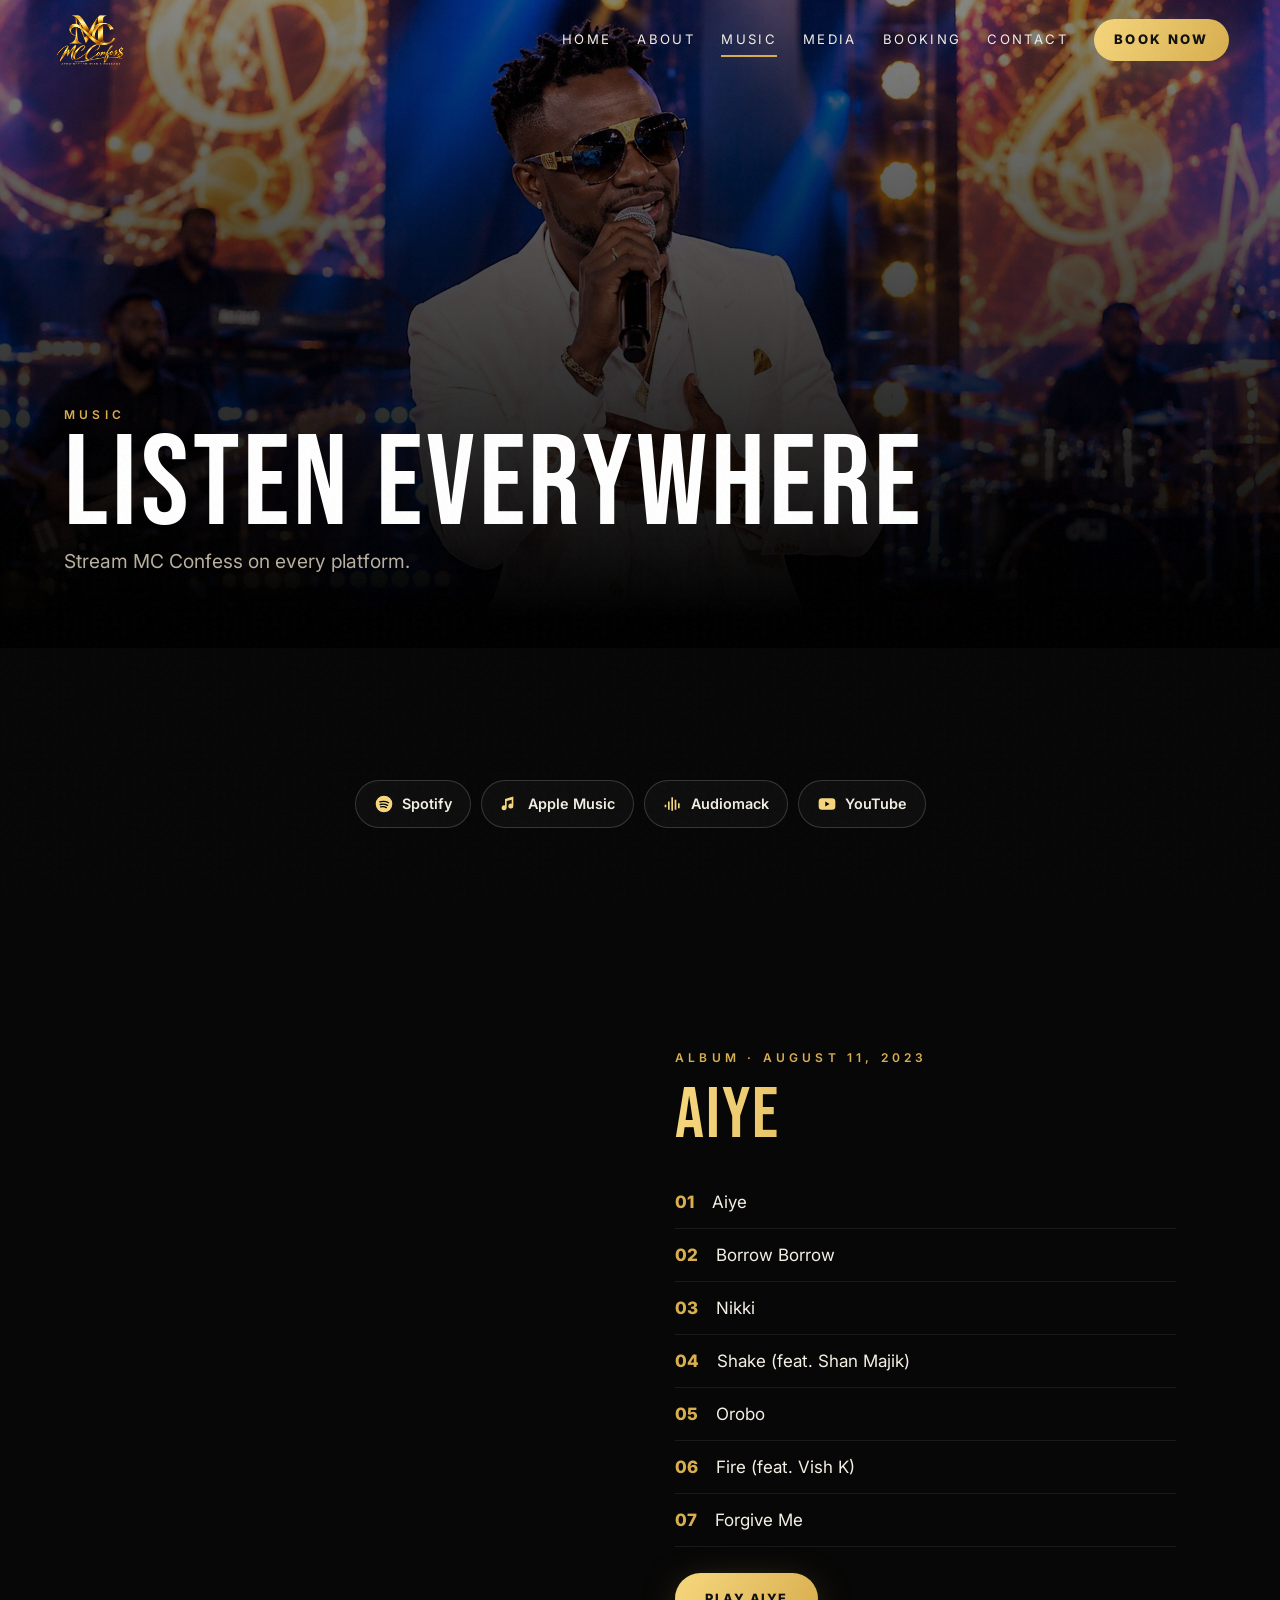
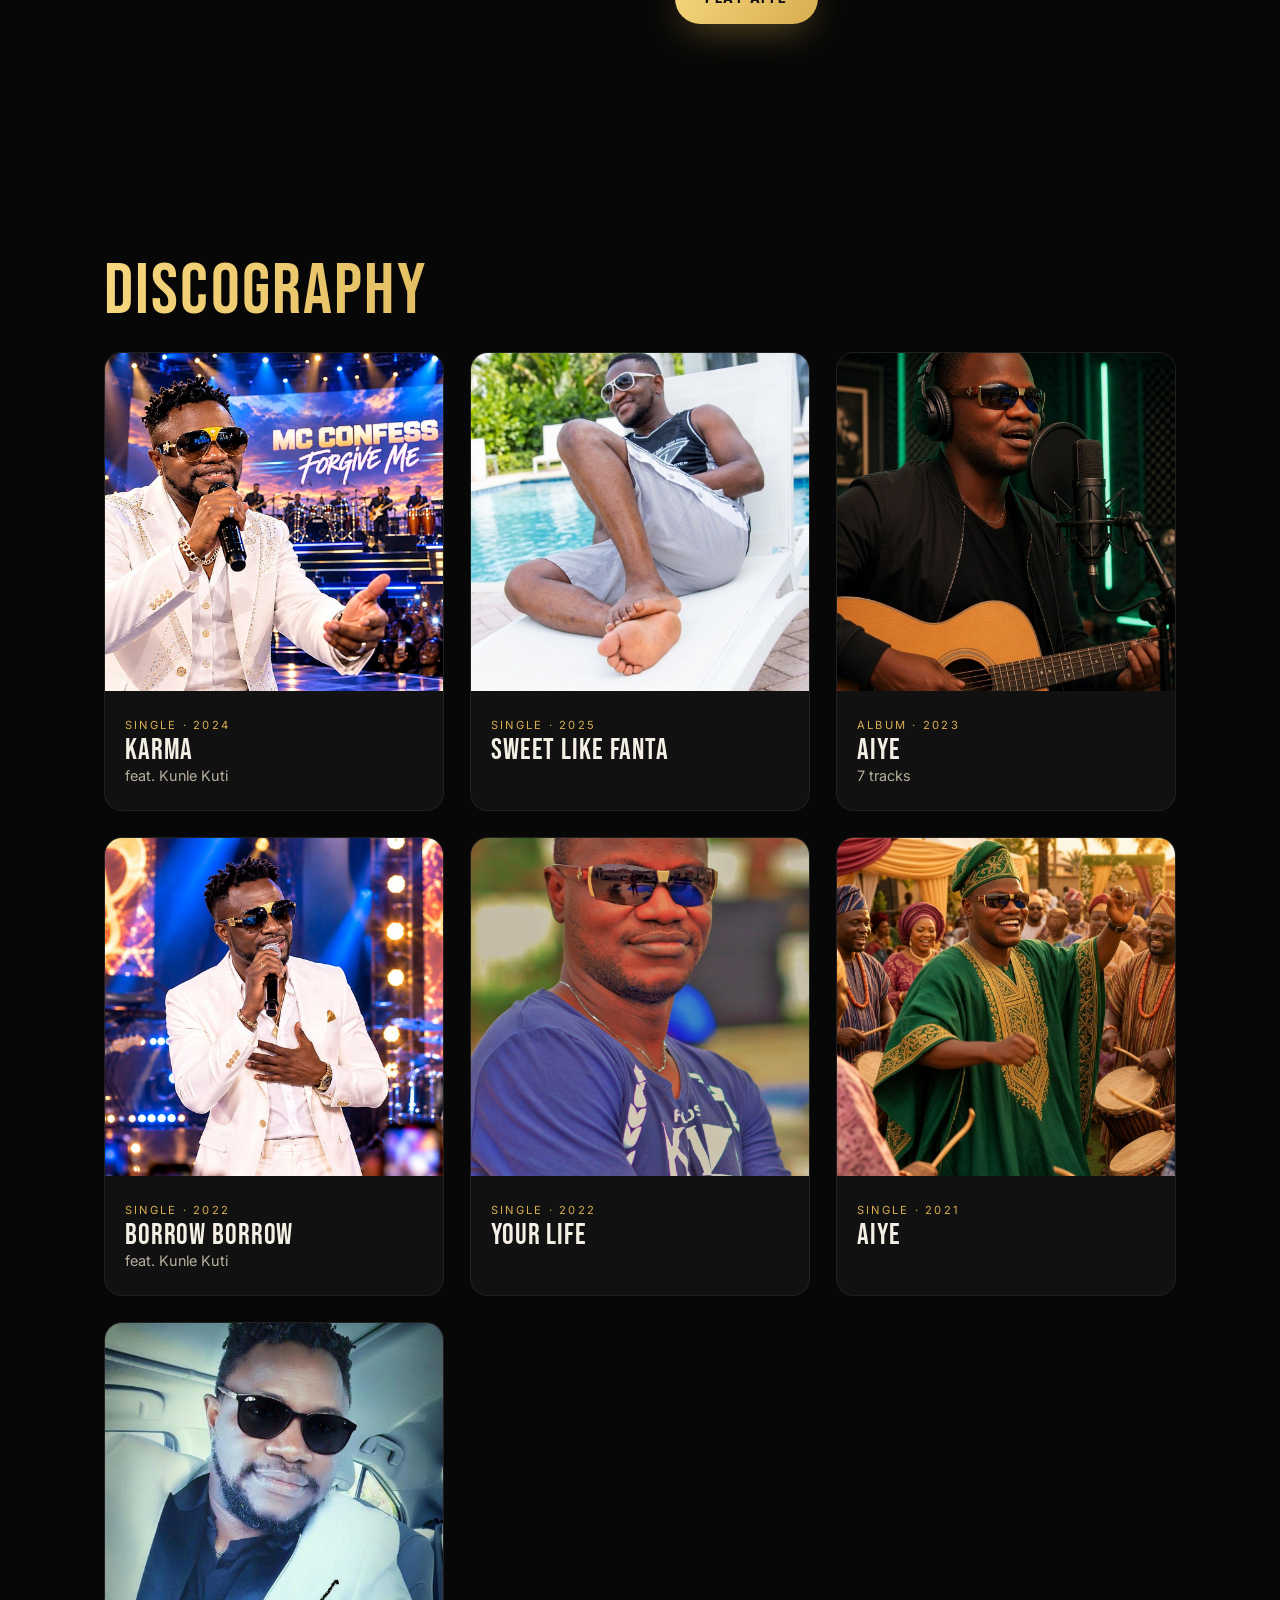
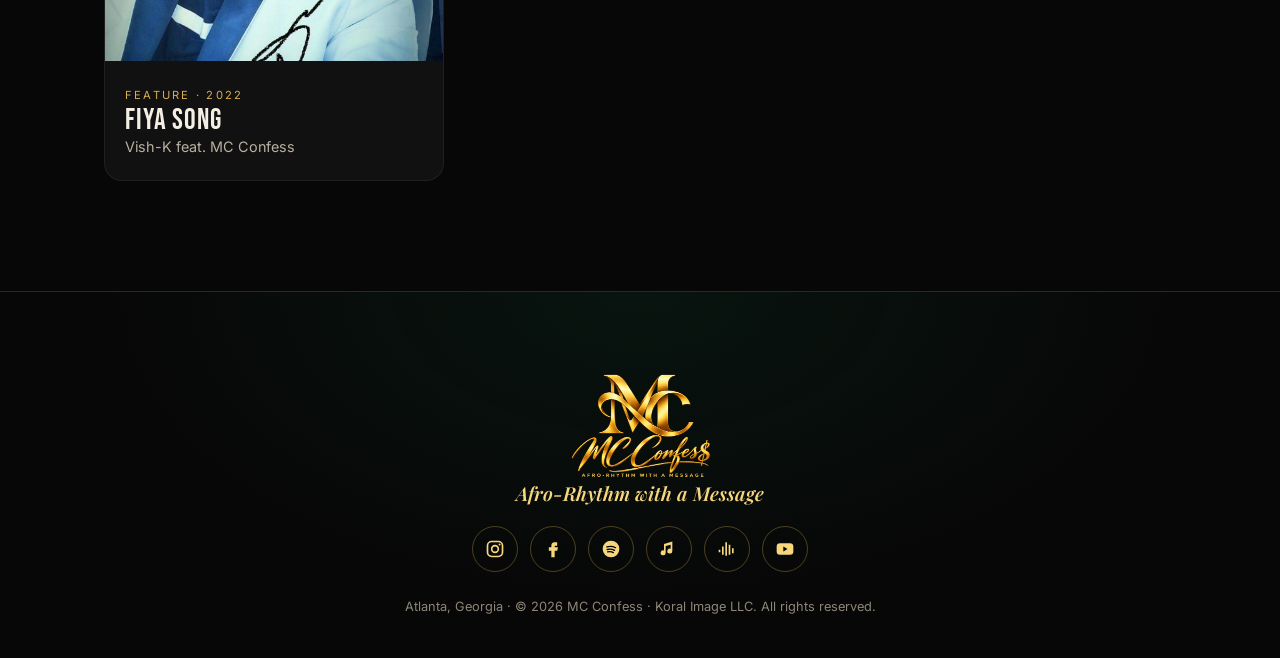
<file: music/index.html>
<!doctype html><html lang="en-US"><head><meta charset="utf-8">
<title>MC Confess Music – Aiye Album, KARMA & Borrow Borrow</title><meta name="description" content="Listen to MC Confess: the album Aiye, KARMA and Borrow Borrow with Kunle Kuti, and Sweet Like Fanta. Afro-Rhythm with a Message."><link rel="canonical" href="https://mcconfess.com/music">
<meta name="viewport" content="width=device-width, initial-scale=1"><meta name="theme-color" content="#0a0a0a">
<meta property="og:type" content="website"><meta property="og:site_name" content="MC Confess"><meta property="og:title" content="MC Confess Music – Aiye Album, KARMA & Borrow Borrow"><meta property="og:description" content="Listen to MC Confess: the album Aiye, KARMA and Borrow Borrow with Kunle Kuti, and Sweet Like Fanta. Afro-Rhythm with a Message."><meta property="og:url" content="https://mcconfess.com/music"><meta property="og:image" content="https://mcconfess.com/og_image_1200x630.jpg"><meta property="og:image:width" content="1200"><meta property="og:image:height" content="630"><meta property="og:image:alt" content="MC Confess gold logo on a dark stage background"><meta property="og:locale" content="en_US">
<meta name="twitter:card" content="summary_large_image"><meta name="twitter:title" content="MC Confess Music – Aiye Album, KARMA & Borrow Borrow"><meta name="twitter:description" content="Listen to MC Confess: the album Aiye, KARMA and Borrow Borrow with Kunle Kuti, and Sweet Like Fanta. Afro-Rhythm with a Message."><meta name="twitter:image" content="https://mcconfess.com/og_image_1200x630.jpg"><meta name="twitter:image:alt" content="MC Confess gold logo on a dark stage background">
<link rel="icon" href="../favicon.png"><link rel="preconnect" href="https://fonts.googleapis.com"><link rel="preconnect" href="https://fonts.gstatic.com" crossorigin>
<link href="https://fonts.googleapis.com/css2?family=Bebas+Neue&family=Playfair+Display:ital,wght@1,600&family=Inter:wght@400;600;800&display=swap" rel="stylesheet">
<link rel="stylesheet" href="../css/style.css"><script type="application/ld+json">{"@context": "https://schema.org", "@type": "Person", "@id": "https://mcconfess.com/#person", "name": "MC Confess", "alternateName": "Olushola John Adebowale", "url": "https://mcconfess.com/", "image": "https://mcconfess.com/og_image_1200x630.jpg", "description": "Atlanta, GA musician, MC and multi-instrumentalist. Afro-Rhythm with a Message.", "jobTitle": ["Musician", "MC", "Multi-Instrumentalist"], "address": {"@type": "PostalAddress", "addressLocality": "Atlanta", "addressRegion": "GA", "addressCountry": "US"}, "sameAs": ["https://www.facebook.com/McConfess", "https://www.instagram.com/mcconfessofficial", "https://audiomack.com/mcconfess", "https://open.spotify.com/artist/3BZOzOIksViRx1WQU1hEvO", "https://music.apple.com/us/artist/mc-confess/1580004725"], "subjectOf": {"@type": "MusicAlbum", "name": "Aiye", "datePublished": "2023-08-11", "byArtist": {"@id": "https://mcconfess.com/#person"}, "url": "https://audiomack.com/mcconfess/album/aiye"}}</script></head>
<body class="p-music"><a class="skip" href="#main">Skip to content</a>
<header class="nav"><a class="brand" href="../"><img src="../img/logo.png" alt="MC Confess logo" width="120" height="81"></a>
<button class="burger" aria-label="Open menu" aria-expanded="false"><span></span><span></span></button><nav><a href="../" class="">Home</a><a href="../about/" class="">About</a><a href="../music/" class="on">Music</a><a href="../media/" class="">Media</a><a href="../booking/" class="">Booking</a><a href="../contact/" class="">Contact</a><a class="btn sm" href="../booking/">Book Now</a></nav></header>
<main id="main"><section class="phero" style="--bg:url(../img/slide2.jpg)"><div class="in reveal"><p class="kick">Music</p><h1>LISTEN EVERYWHERE</h1><p class=lead>Stream MC Confess on every platform.</p></div></section>
<section class="wrap center reveal"><div class="listen"><a class="pill" href="https://open.spotify.com/artist/3BZOzOIksViRx1WQU1hEvO" target="_blank" rel="noopener"><svg viewBox="0 0 24 24"><circle cx="12" cy="12" r="10" fill="currentColor"/><path d="M7 9.5c3.5-1 7.5-.6 10.5 1M7.5 12.6c3-.8 6.2-.4 8.7 1M8 15.5c2.4-.6 4.8-.3 6.8.8" stroke="#000" stroke-width="1.6" fill="none" stroke-linecap="round"/></svg>Spotify</a><a class="pill" href="https://music.apple.com/us/artist/mc-confess/1580004725" target="_blank" rel="noopener"><svg viewBox="0 0 24 24"><path fill="currentColor" d="M16 3v11.5a3 3 0 1 1-2-2.8V7l-6 1.5v8a3 3 0 1 1-2-2.8V6z"/></svg>Apple Music</a><a class="pill" href="https://audiomack.com/mcconfess" target="_blank" rel="noopener"><svg viewBox="0 0 24 24"><path fill="currentColor" d="M2 13h2v3H2zm4-4h2v10H6zm4-5h2v16h-2zm4 3h2v12h-2zm4 4h2v6h-2z"/></svg>Audiomack</a><a class="pill" href="https://youtu.be/J4rI-2p3y3k" target="_blank" rel="noopener"><svg viewBox="0 0 24 24"><rect x="2" y="5" width="20" height="14" rx="4" fill="currentColor"/><path d="M10 9l5 3-5 3z" fill="#000"/></svg>YouTube</a></div></section><section class="wrap split"><div class="reveal"><iframe class="spot" loading="lazy" src="https://open.spotify.com/embed/artist/3BZOzOIksViRx1WQU1hEvO?utm_source=generator&theme=0" height="352" allow="autoplay; clipboard-write; encrypted-media; fullscreen; picture-in-picture" title="MC Confess on Spotify"></iframe></div><div class="reveal"><p class="kick">Album · August 11, 2023</p><h2>AIYE</h2><ol class="tracks"><li><span>01</span>Aiye</li><li><span>02</span>Borrow Borrow</li><li><span>03</span>Nikki</li><li><span>04</span>Shake (feat. Shan Majik)</li><li><span>05</span>Orobo</li><li><span>06</span>Fire (feat. Vish K)</li><li><span>07</span>Forgive Me</li></ol><a class="btn" href="https://audiomack.com/mcconfess/album/aiye" target="_blank" rel="noopener">Play Aiye</a></div></section>
<section class="wrap"><h2 class="reveal">Discography</h2><div class="cards"><article class="card reveal"><img src="../img/slide3.jpg" alt="KARMA – MC Confess" loading="lazy"><div><small>Single · 2024</small><h3>KARMA</h3><p>feat. Kunle Kuti</p></div></article><article class="card reveal"><img src="../img/gallery_poolside.jpg" alt="Sweet Like Fanta – MC Confess" loading="lazy"><div><small>Single · 2025</small><h3>Sweet Like Fanta</h3><p></p></div></article><article class="card reveal"><img src="../img/music_studio.jpg" alt="Aiye – MC Confess" loading="lazy"><div><small>Album · 2023</small><h3>Aiye</h3><p>7 tracks</p></div></article><article class="card reveal"><img src="../img/slide2.jpg" alt="Borrow Borrow – MC Confess" loading="lazy"><div><small>Single · 2022</small><h3>Borrow Borrow</h3><p>feat. Kunle Kuti</p></div></article><article class="card reveal"><img src="../img/gallery_selfie.jpg" alt="Your Life – MC Confess" loading="lazy"><div><small>Single · 2022</small><h3>Your Life</h3><p></p></div></article><article class="card reveal"><img src="../img/culture_agbada_drums.jpg" alt="Aiye – MC Confess" loading="lazy"><div><small>Single · 2021</small><h3>Aiye</h3><p></p></div></article><article class="card reveal"><img src="../img/gallery_car_selfie.jpg" alt="Fiya Song – MC Confess" loading="lazy"><div><small>Feature · 2022</small><h3>Fiya Song</h3><p>Vish-K feat. MC Confess</p></div></article></div></section></main>
<footer><img src="../img/logo.png" alt="MC Confess" width="160" height="108"><p class="tag">Afro-Rhythm with a Message</p><div class="soc"><a href="https://www.instagram.com/mcconfessofficial" target="_blank" rel="noopener" aria-label="Instagram"><svg viewBox="0 0 24 24"><rect x="3" y="3" width="18" height="18" rx="5" fill="none" stroke="currentColor" stroke-width="2"/><circle cx="12" cy="12" r="4" fill="none" stroke="currentColor" stroke-width="2"/><circle cx="17.5" cy="6.5" r="1.2" fill="currentColor"/></svg></a><a href="https://www.facebook.com/McConfess" target="_blank" rel="noopener" aria-label="Facebook"><svg viewBox="0 0 24 24"><path fill="currentColor" d="M14 8h3V4h-3c-2.8 0-4 1.7-4 4.3V10H7v4h3v8h4v-8h3l1-4h-4V8.6c0-.4.3-.6 1-.6z"/></svg></a><a href="https://open.spotify.com/artist/3BZOzOIksViRx1WQU1hEvO" target="_blank" rel="noopener" aria-label="Spotify"><svg viewBox="0 0 24 24"><circle cx="12" cy="12" r="10" fill="currentColor"/><path d="M7 9.5c3.5-1 7.5-.6 10.5 1M7.5 12.6c3-.8 6.2-.4 8.7 1M8 15.5c2.4-.6 4.8-.3 6.8.8" stroke="#000" stroke-width="1.6" fill="none" stroke-linecap="round"/></svg></a><a href="https://music.apple.com/us/artist/mc-confess/1580004725" target="_blank" rel="noopener" aria-label="Apple Music"><svg viewBox="0 0 24 24"><path fill="currentColor" d="M16 3v11.5a3 3 0 1 1-2-2.8V7l-6 1.5v8a3 3 0 1 1-2-2.8V6z"/></svg></a><a href="https://audiomack.com/mcconfess" target="_blank" rel="noopener" aria-label="Audiomack"><svg viewBox="0 0 24 24"><path fill="currentColor" d="M2 13h2v3H2zm4-4h2v10H6zm4-5h2v16h-2zm4 3h2v12h-2zm4 4h2v6h-2z"/></svg></a><a href="https://youtu.be/J4rI-2p3y3k" target="_blank" rel="noopener" aria-label="YouTube"><svg viewBox="0 0 24 24"><rect x="2" y="5" width="20" height="14" rx="4" fill="currentColor"/><path d="M10 9l5 3-5 3z" fill="#000"/></svg></a></div>
<p class="small">Atlanta, Georgia · © <span id="yr">2026</span> MC Confess · Koral Image LLC. All rights reserved.</p></footer>
<script src="../js/main.js"></script></body></html>
</file>
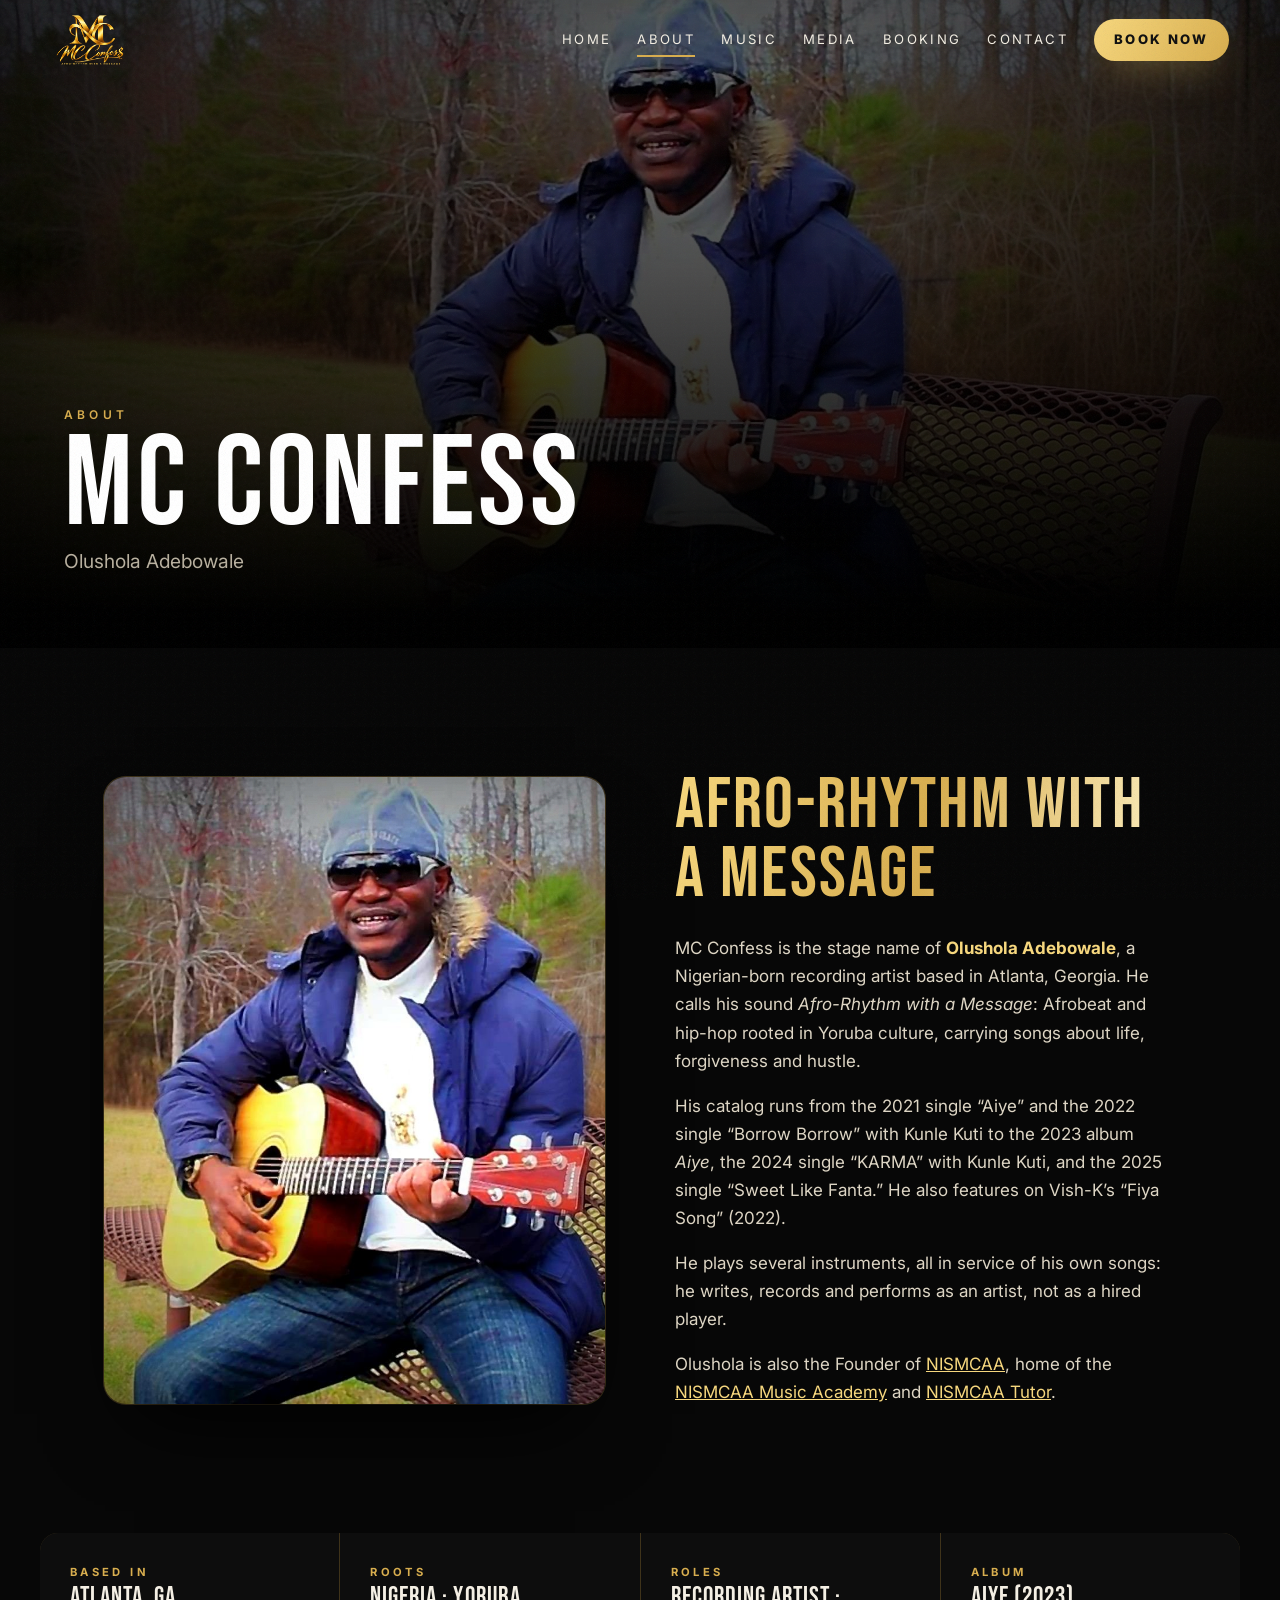
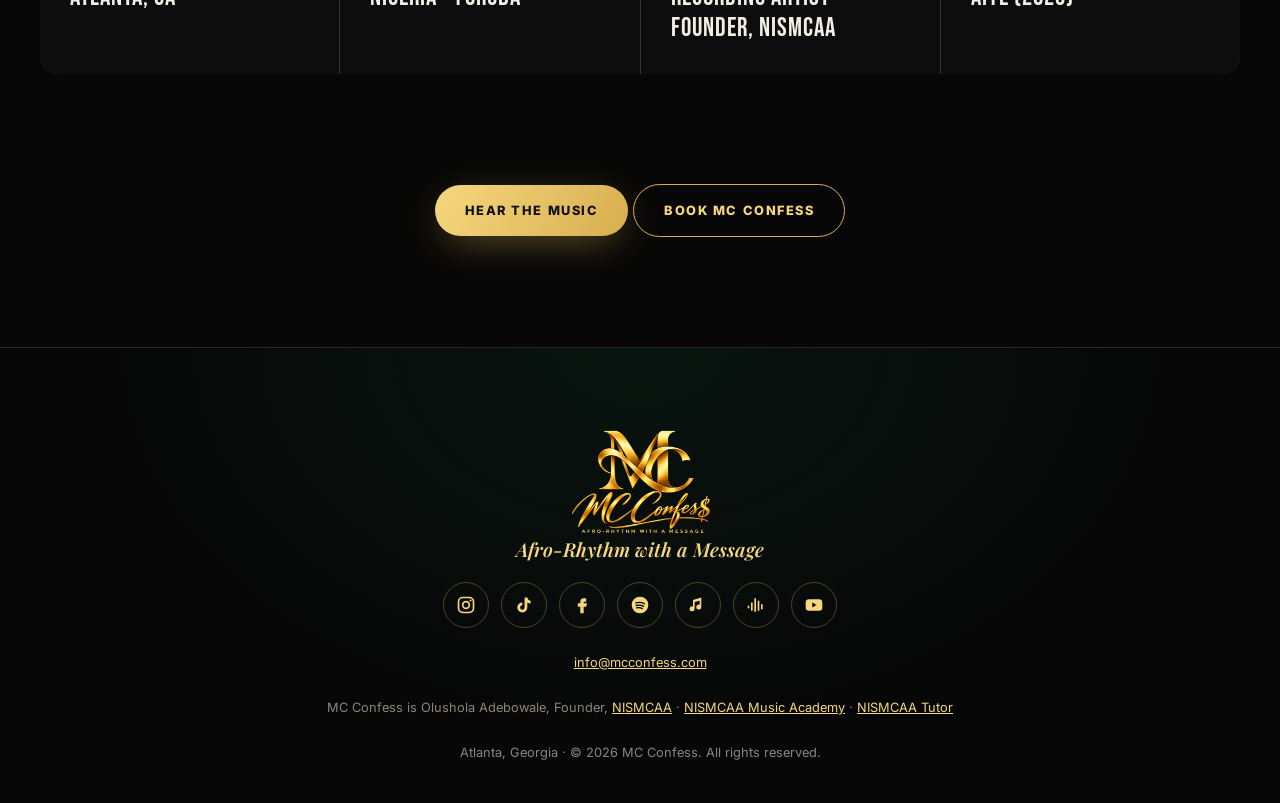
<file: docs/about/index.html>
<!doctype html><html lang="en-US"><head><meta charset="utf-8">
<title>About MC Confess – Atlanta Musician, MC & Performer</title><meta name="description" content="Olushola Adebowale (MC Confess): Nigerian-born, Atlanta-based recording artist. Afro-Rhythm with a Message."><link rel="canonical" href="https://mcconfess.com/about">
<meta name="viewport" content="width=device-width, initial-scale=1"><meta name="theme-color" content="#0a0a0a">
<meta property="og:type" content="website"><meta property="og:site_name" content="MC Confess"><meta property="og:title" content="About MC Confess – Atlanta Musician, MC & Performer"><meta property="og:description" content="Olushola Adebowale (MC Confess): Nigerian-born, Atlanta-based recording artist. Afro-Rhythm with a Message."><meta property="og:url" content="https://mcconfess.com/about"><meta property="og:image" content="https://mcconfess.com/og_image_1200x630.jpg"><meta property="og:image:width" content="1200"><meta property="og:image:height" content="630"><meta property="og:image:alt" content="MC Confess gold logo on a dark stage background"><meta property="og:locale" content="en_US">
<meta name="twitter:card" content="summary_large_image"><meta name="twitter:title" content="About MC Confess – Atlanta Musician, MC & Performer"><meta name="twitter:description" content="Olushola Adebowale (MC Confess): Nigerian-born, Atlanta-based recording artist. Afro-Rhythm with a Message."><meta name="twitter:image" content="https://mcconfess.com/og_image_1200x630.jpg"><meta name="twitter:image:alt" content="MC Confess gold logo on a dark stage background">
<link rel="icon" href="../favicon.png"><link rel="preconnect" href="https://fonts.googleapis.com"><link rel="preconnect" href="https://fonts.gstatic.com" crossorigin>
<link href="https://fonts.googleapis.com/css2?family=Bebas+Neue&family=Playfair+Display:ital,wght@1,600&family=Inter:wght@400;600;800&display=swap" rel="stylesheet">
<link rel="stylesheet" href="../css/style.css"><script type="application/ld+json">{"@context": "https://schema.org", "@type": "Person", "@id": "https://mcconfess.com/#person", "name": "MC Confess", "alternateName": "Olushola Adebowale", "url": "https://mcconfess.com/", "image": "https://mcconfess.com/og_image_1200x630.jpg", "description": "Atlanta, GA recording artist. Afro-Rhythm with a Message.", "jobTitle": ["Recording Artist", "Founder, NISMCAA"], "address": {"@type": "PostalAddress", "addressLocality": "Atlanta", "addressRegion": "GA", "addressCountry": "US"}, "sameAs": ["https://www.facebook.com/McConfess", "https://www.instagram.com/mcconfessofficial", "https://www.tiktok.com/@mcconfessofficial", "https://audiomack.com/mcconfess", "https://open.spotify.com/artist/3BZOzOIksViRx1WQU1hEvO", "https://music.apple.com/us/artist/mc-confess/1580004725", "https://soundcloud.com/mc-confess"], "subjectOf": {"@type": "MusicAlbum", "name": "Aiye", "datePublished": "2023-08-11", "byArtist": {"@id": "https://mcconfess.com/#person"}, "url": "https://audiomack.com/mcconfess/album/aiye"}}</script></head>
<body class="p-about"><a class="skip" href="#main">Skip to content</a>
<header class="nav"><a class="brand" href="../"><img src="../img/logo.png" alt="MC Confess logo" width="120" height="81"></a>
<button class="burger" aria-label="Open menu" aria-expanded="false"><span></span><span></span></button><nav><a href="../" class="">Home</a><a href="../about/" class="on">About</a><a href="../music/" class="">Music</a><a href="../media/" class="">Media</a><a href="../booking/" class="">Booking</a><a href="../contact/" class="">Contact</a><a class="btn sm" href="../booking/">Book Now</a></nav></header>
<main id="main"><section class="phero" style="--bg:url(../img/slide7.jpg)"><div class="in reveal"><p class="kick">About</p><h1>MC CONFESS</h1><p class=lead>Olushola Adebowale</p></div></section>
<section class="wrap split"><div class="reveal"><img class="tall" src="../img/press_photo.jpg" alt="MC Confess press photo with acoustic guitar" loading="lazy"></div><div class="reveal prose"><h2>Afro-Rhythm with a Message</h2>
<p>MC Confess is the stage name of <b>Olushola Adebowale</b>, a Nigerian-born recording artist based in Atlanta, Georgia. He calls his sound <em>Afro-Rhythm with a Message</em>: Afrobeat and hip-hop rooted in Yoruba culture, carrying songs about life, forgiveness and hustle.</p>
<p>His catalog runs from the 2021 single “Aiye” and the 2022 single “Borrow Borrow” with Kunle Kuti to the 2023 album <em>Aiye</em>, the 2024 single “KARMA” with Kunle Kuti, and the 2025 single “Sweet Like Fanta.” He also features on Vish-K’s “Fiya Song” (2022).</p>
<p>He plays several instruments, all in service of his own songs: he writes, records and performs as an artist, not as a hired player.</p><p>Olushola is also the Founder of <a href="https://nismcaa.com" target="_blank" rel="noopener">NISMCAA</a>, home of the <a href="https://academy.nismcaa.com" target="_blank" rel="noopener">NISMCAA Music Academy</a> and <a href="https://tutor.nismcaa.com" target="_blank" rel="noopener">NISMCAA Tutor</a>.</p></div></section>
<section class="wrap facts reveal"><div><b>Based in</b><span>Atlanta, GA</span></div><div><b>Roots</b><span>Nigeria · Yoruba</span></div><div><b>Roles</b><span>Recording artist · Founder, NISMCAA</span></div><div><b>Album</b><span>Aiye (2023)</span></div></section>
<section class="wrap center reveal"><a class="btn" href="../music/">Hear the music</a> <a class="btn ghost" href="../booking/">Book MC Confess</a></section></main>
<footer><img src="../img/logo.png" alt="MC Confess" width="160" height="108"><p class="tag">Afro-Rhythm with a Message</p><div class="soc"><a href="https://www.instagram.com/mcconfessofficial" target="_blank" rel="noopener" aria-label="Instagram"><svg viewBox="0 0 24 24"><rect x="3" y="3" width="18" height="18" rx="5" fill="none" stroke="currentColor" stroke-width="2"/><circle cx="12" cy="12" r="4" fill="none" stroke="currentColor" stroke-width="2"/><circle cx="17.5" cy="6.5" r="1.2" fill="currentColor"/></svg></a><a href="https://www.tiktok.com/@mcconfessofficial" target="_blank" rel="noopener" aria-label="TikTok"><svg viewBox="0 0 24 24"><path fill="currentColor" d="M16 3c.4 2.3 1.9 3.8 4 4v3.2c-1.5 0-2.9-.5-4-1.3V15a6 6 0 1 1-6-6v3.3a2.7 2.7 0 1 0 2.7 2.7V3z"/></svg></a><a href="https://www.facebook.com/McConfess" target="_blank" rel="noopener" aria-label="Facebook"><svg viewBox="0 0 24 24"><path fill="currentColor" d="M14 8h3V4h-3c-2.8 0-4 1.7-4 4.3V10H7v4h3v8h4v-8h3l1-4h-4V8.6c0-.4.3-.6 1-.6z"/></svg></a><a href="https://open.spotify.com/artist/3BZOzOIksViRx1WQU1hEvO" target="_blank" rel="noopener" aria-label="Spotify"><svg viewBox="0 0 24 24"><circle cx="12" cy="12" r="10" fill="currentColor"/><path d="M7 9.5c3.5-1 7.5-.6 10.5 1M7.5 12.6c3-.8 6.2-.4 8.7 1M8 15.5c2.4-.6 4.8-.3 6.8.8" stroke="#000" stroke-width="1.6" fill="none" stroke-linecap="round"/></svg></a><a href="https://music.apple.com/us/artist/mc-confess/1580004725" target="_blank" rel="noopener" aria-label="Apple Music"><svg viewBox="0 0 24 24"><path fill="currentColor" d="M16 3v11.5a3 3 0 1 1-2-2.8V7l-6 1.5v8a3 3 0 1 1-2-2.8V6z"/></svg></a><a href="https://audiomack.com/mcconfess" target="_blank" rel="noopener" aria-label="Audiomack"><svg viewBox="0 0 24 24"><path fill="currentColor" d="M2 13h2v3H2zm4-4h2v10H6zm4-5h2v16h-2zm4 3h2v12h-2zm4 4h2v6h-2z"/></svg></a><a href="https://youtu.be/J4rI-2p3y3k" target="_blank" rel="noopener" aria-label="YouTube"><svg viewBox="0 0 24 24"><rect x="2" y="5" width="20" height="14" rx="4" fill="currentColor"/><path d="M10 9l5 3-5 3z" fill="#000"/></svg></a></div>
<p class="small"><a href="mailto:info@mcconfess.com">info@mcconfess.com</a></p>
<p class="small">MC Confess is Olushola Adebowale, Founder, <a href="https://nismcaa.com" target="_blank" rel="noopener">NISMCAA</a> · <a href="https://academy.nismcaa.com" target="_blank" rel="noopener">NISMCAA Music Academy</a> · <a href="https://tutor.nismcaa.com" target="_blank" rel="noopener">NISMCAA Tutor</a></p>
<p class="small">Atlanta, Georgia · © <span id="yr">2026</span> MC Confess. All rights reserved.</p></footer>
<script src="../js/main.js"></script></body></html>
</file>
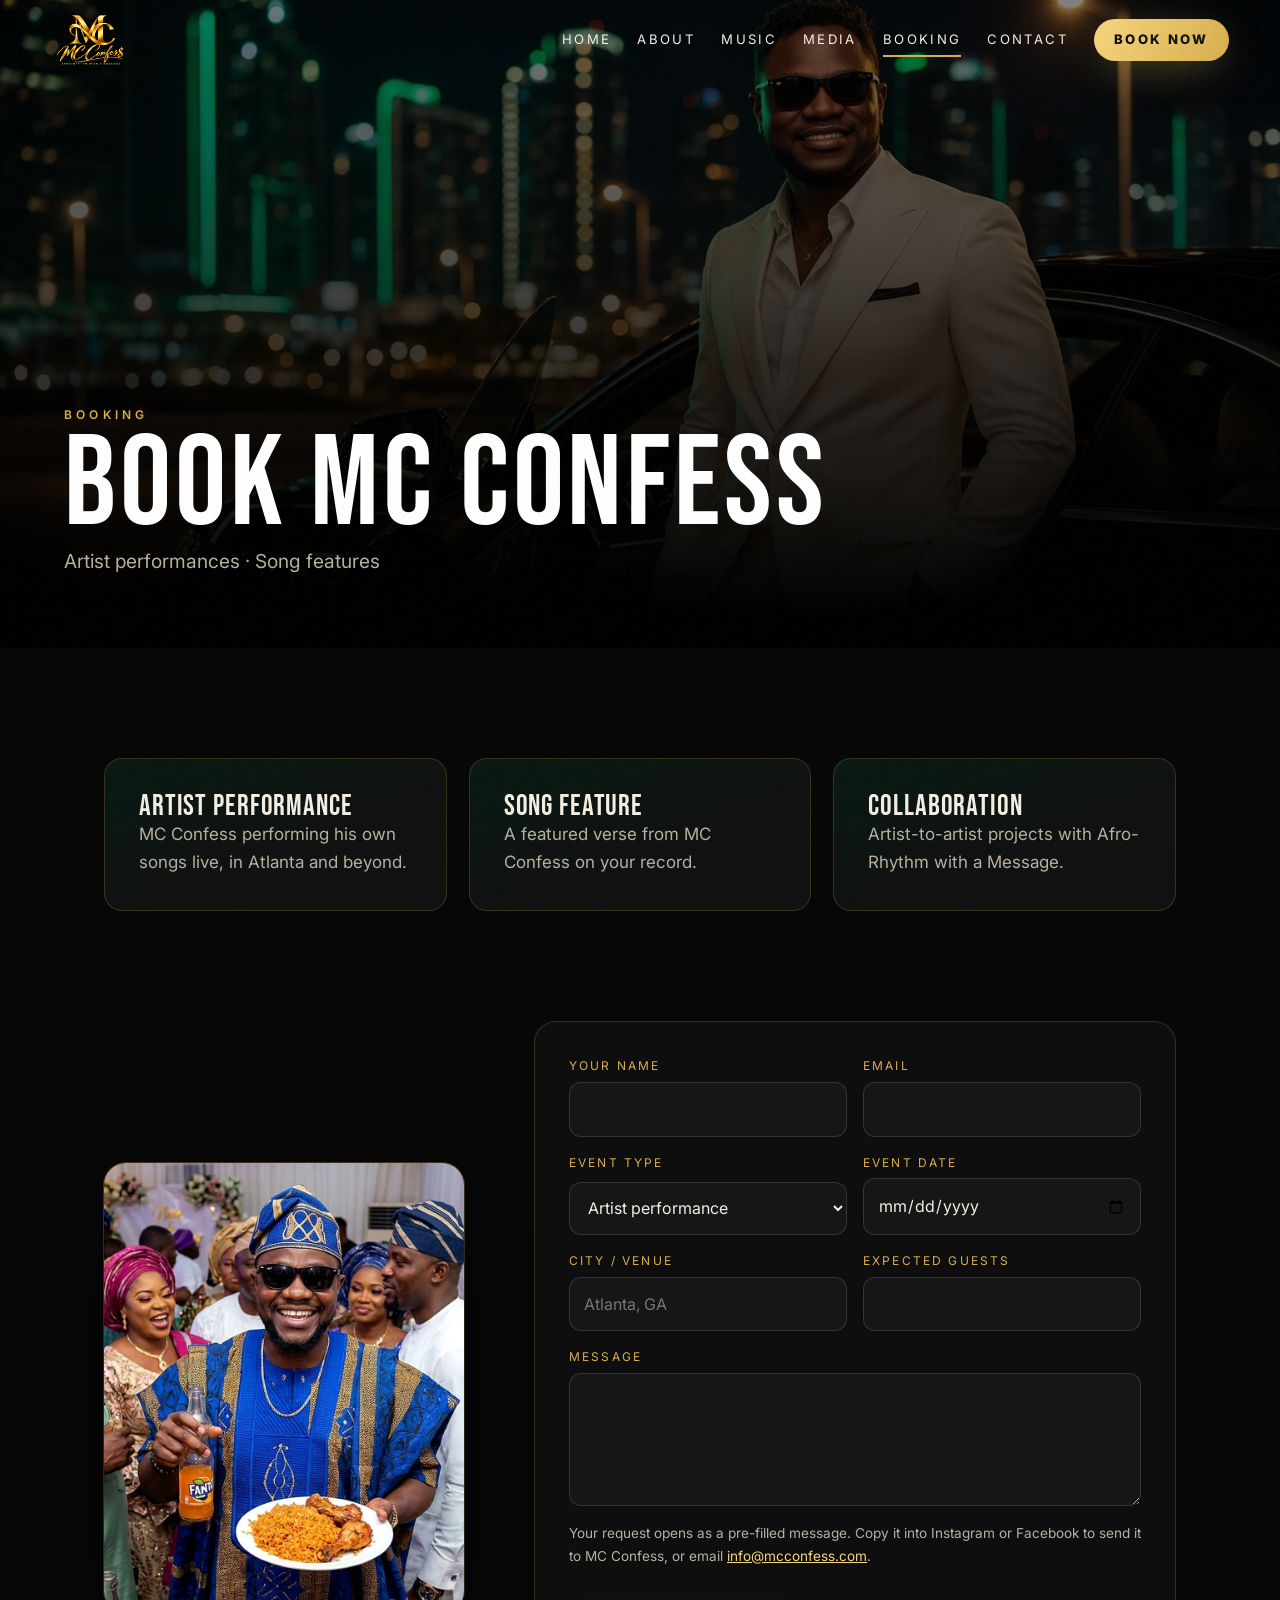
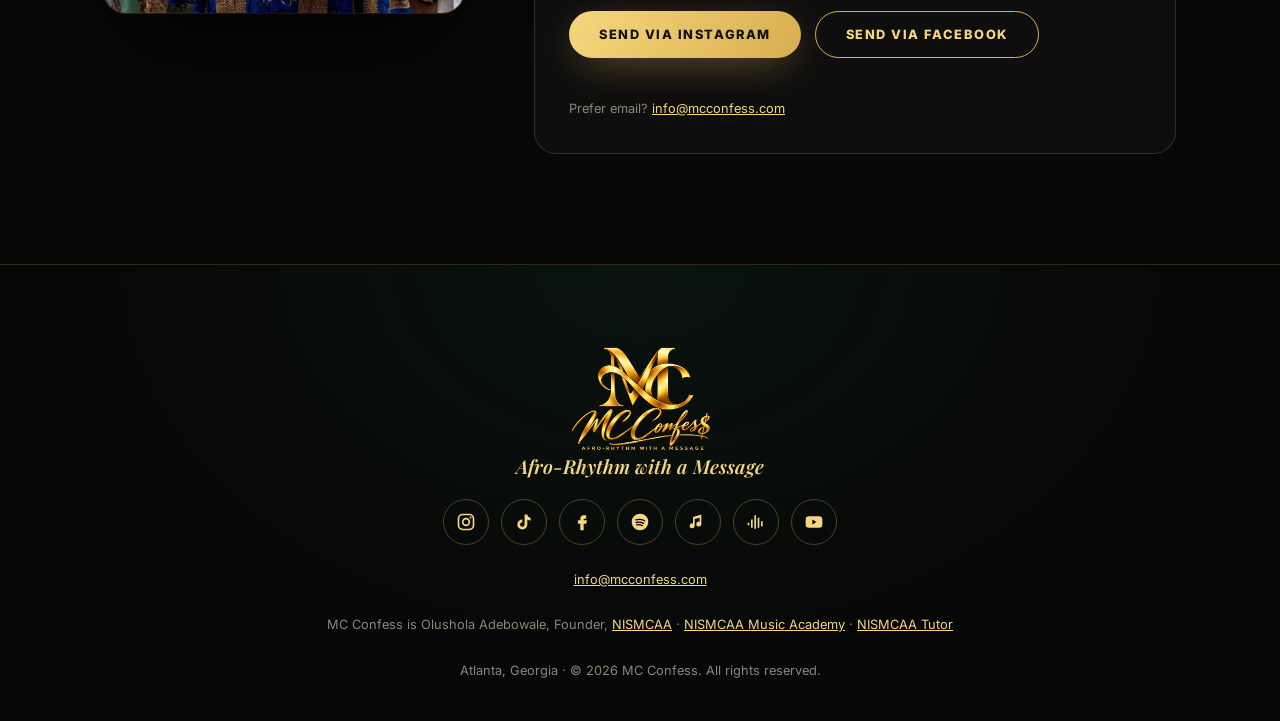
<file: docs/booking/index.html>
<!doctype html><html lang="en-US"><head><meta charset="utf-8">
<title>Book MC Confess – Artist Performances & Features</title><meta name="description" content="Book MC Confess for artist performances and song features. Send a booking request on Instagram or Facebook."><link rel="canonical" href="https://mcconfess.com/booking">
<meta name="viewport" content="width=device-width, initial-scale=1"><meta name="theme-color" content="#0a0a0a">
<meta property="og:type" content="website"><meta property="og:site_name" content="MC Confess"><meta property="og:title" content="Book MC Confess – Artist Performances & Features"><meta property="og:description" content="Book MC Confess for artist performances and song features. Send a booking request on Instagram or Facebook."><meta property="og:url" content="https://mcconfess.com/booking"><meta property="og:image" content="https://mcconfess.com/og_image_1200x630.jpg"><meta property="og:image:width" content="1200"><meta property="og:image:height" content="630"><meta property="og:image:alt" content="MC Confess gold logo on a dark stage background"><meta property="og:locale" content="en_US">
<meta name="twitter:card" content="summary_large_image"><meta name="twitter:title" content="Book MC Confess – Artist Performances & Features"><meta name="twitter:description" content="Book MC Confess for artist performances and song features. Send a booking request on Instagram or Facebook."><meta name="twitter:image" content="https://mcconfess.com/og_image_1200x630.jpg"><meta name="twitter:image:alt" content="MC Confess gold logo on a dark stage background">
<link rel="icon" href="../favicon.png"><link rel="preconnect" href="https://fonts.googleapis.com"><link rel="preconnect" href="https://fonts.gstatic.com" crossorigin>
<link href="https://fonts.googleapis.com/css2?family=Bebas+Neue&family=Playfair+Display:ital,wght@1,600&family=Inter:wght@400;600;800&display=swap" rel="stylesheet">
<link rel="stylesheet" href="../css/style.css"><script type="application/ld+json">{"@context": "https://schema.org", "@type": "Person", "@id": "https://mcconfess.com/#person", "name": "MC Confess", "alternateName": "Olushola Adebowale", "url": "https://mcconfess.com/", "image": "https://mcconfess.com/og_image_1200x630.jpg", "description": "Atlanta, GA recording artist. Afro-Rhythm with a Message.", "jobTitle": ["Recording Artist", "Founder, NISMCAA"], "address": {"@type": "PostalAddress", "addressLocality": "Atlanta", "addressRegion": "GA", "addressCountry": "US"}, "sameAs": ["https://www.facebook.com/McConfess", "https://www.instagram.com/mcconfessofficial", "https://www.tiktok.com/@mcconfessofficial", "https://audiomack.com/mcconfess", "https://open.spotify.com/artist/3BZOzOIksViRx1WQU1hEvO", "https://music.apple.com/us/artist/mc-confess/1580004725", "https://soundcloud.com/mc-confess"], "subjectOf": {"@type": "MusicAlbum", "name": "Aiye", "datePublished": "2023-08-11", "byArtist": {"@id": "https://mcconfess.com/#person"}, "url": "https://audiomack.com/mcconfess/album/aiye"}}</script></head>
<body class="p-booking"><a class="skip" href="#main">Skip to content</a>
<header class="nav"><a class="brand" href="../"><img src="../img/logo.png" alt="MC Confess logo" width="120" height="81"></a>
<button class="burger" aria-label="Open menu" aria-expanded="false"><span></span><span></span></button><nav><a href="../" class="">Home</a><a href="../about/" class="">About</a><a href="../music/" class="">Music</a><a href="../media/" class="">Media</a><a href="../booking/" class="on">Booking</a><a href="../contact/" class="">Contact</a><a class="btn sm" href="../booking/">Book Now</a></nav></header>
<main id="main"><section class="phero" style="--bg:url(../img/booking_luxury.jpg)"><div class="in reveal"><p class="kick">Booking</p><h1>BOOK MC CONFESS</h1><p class=lead>Artist performances · Song features</p></div></section>
<section class="wrap three"><div class="reveal tile"><h3>Artist Performance</h3><p>MC Confess performing his own songs live, in Atlanta and beyond.</p></div><div class="reveal tile"><h3>Song Feature</h3><p>A featured verse from MC Confess on your record.</p></div><div class="reveal tile"><h3>Collaboration</h3><p>Artist-to-artist projects with Afro-Rhythm with a Message.</p></div></section>
<section class="wrap split"><div class="reveal"><img class="tall" src="../img/slide6.jpg" alt="MC Confess at a celebration" loading="lazy"></div><form class="form reveal" data-kind="booking"><div class="row"><label>Your name<input name="name" required autocomplete="name"></label><label>Email<input type="email" name="email" required autocomplete="email"></label></div>
<div class="row"><label>Event type<select name="type"><option>Artist performance</option><option>Song feature</option><option>Collaboration</option><option>Other</option></select></label><label>Event date<input type="date" name="date"></label></div><div class="row"><label>City / venue<input name="venue" placeholder="Atlanta, GA"></label><label>Expected guests<input name="guests" inputmode="numeric"></label></div>
<label>Message<textarea name="msg" rows="4" required></textarea></label><p class="note">Your request opens as a pre-filled message. Copy it into Instagram or Facebook to send it to MC Confess, or email <a href="mailto:info@mcconfess.com">info@mcconfess.com</a>.</p>
<div class="cta"><button class="btn" type="submit" data-to="ig">Send via Instagram</button><button class="btn ghost" type="submit" data-to="fb">Send via Facebook</button></div><p class="small">Prefer email? <a href="mailto:info@mcconfess.com?subject=Booking%20request">info@mcconfess.com</a></p><p class="ok" role="status" hidden>Message copied. Paste it into the chat that just opened.</p></form></section></main>
<footer><img src="../img/logo.png" alt="MC Confess" width="160" height="108"><p class="tag">Afro-Rhythm with a Message</p><div class="soc"><a href="https://www.instagram.com/mcconfessofficial" target="_blank" rel="noopener" aria-label="Instagram"><svg viewBox="0 0 24 24"><rect x="3" y="3" width="18" height="18" rx="5" fill="none" stroke="currentColor" stroke-width="2"/><circle cx="12" cy="12" r="4" fill="none" stroke="currentColor" stroke-width="2"/><circle cx="17.5" cy="6.5" r="1.2" fill="currentColor"/></svg></a><a href="https://www.tiktok.com/@mcconfessofficial" target="_blank" rel="noopener" aria-label="TikTok"><svg viewBox="0 0 24 24"><path fill="currentColor" d="M16 3c.4 2.3 1.9 3.8 4 4v3.2c-1.5 0-2.9-.5-4-1.3V15a6 6 0 1 1-6-6v3.3a2.7 2.7 0 1 0 2.7 2.7V3z"/></svg></a><a href="https://www.facebook.com/McConfess" target="_blank" rel="noopener" aria-label="Facebook"><svg viewBox="0 0 24 24"><path fill="currentColor" d="M14 8h3V4h-3c-2.8 0-4 1.7-4 4.3V10H7v4h3v8h4v-8h3l1-4h-4V8.6c0-.4.3-.6 1-.6z"/></svg></a><a href="https://open.spotify.com/artist/3BZOzOIksViRx1WQU1hEvO" target="_blank" rel="noopener" aria-label="Spotify"><svg viewBox="0 0 24 24"><circle cx="12" cy="12" r="10" fill="currentColor"/><path d="M7 9.5c3.5-1 7.5-.6 10.5 1M7.5 12.6c3-.8 6.2-.4 8.7 1M8 15.5c2.4-.6 4.8-.3 6.8.8" stroke="#000" stroke-width="1.6" fill="none" stroke-linecap="round"/></svg></a><a href="https://music.apple.com/us/artist/mc-confess/1580004725" target="_blank" rel="noopener" aria-label="Apple Music"><svg viewBox="0 0 24 24"><path fill="currentColor" d="M16 3v11.5a3 3 0 1 1-2-2.8V7l-6 1.5v8a3 3 0 1 1-2-2.8V6z"/></svg></a><a href="https://audiomack.com/mcconfess" target="_blank" rel="noopener" aria-label="Audiomack"><svg viewBox="0 0 24 24"><path fill="currentColor" d="M2 13h2v3H2zm4-4h2v10H6zm4-5h2v16h-2zm4 3h2v12h-2zm4 4h2v6h-2z"/></svg></a><a href="https://youtu.be/J4rI-2p3y3k" target="_blank" rel="noopener" aria-label="YouTube"><svg viewBox="0 0 24 24"><rect x="2" y="5" width="20" height="14" rx="4" fill="currentColor"/><path d="M10 9l5 3-5 3z" fill="#000"/></svg></a></div>
<p class="small"><a href="mailto:info@mcconfess.com">info@mcconfess.com</a></p>
<p class="small">MC Confess is Olushola Adebowale, Founder, <a href="https://nismcaa.com" target="_blank" rel="noopener">NISMCAA</a> · <a href="https://academy.nismcaa.com" target="_blank" rel="noopener">NISMCAA Music Academy</a> · <a href="https://tutor.nismcaa.com" target="_blank" rel="noopener">NISMCAA Tutor</a></p>
<p class="small">Atlanta, Georgia · © <span id="yr">2026</span> MC Confess. All rights reserved.</p></footer>
<script src="../js/main.js"></script></body></html>
</file>
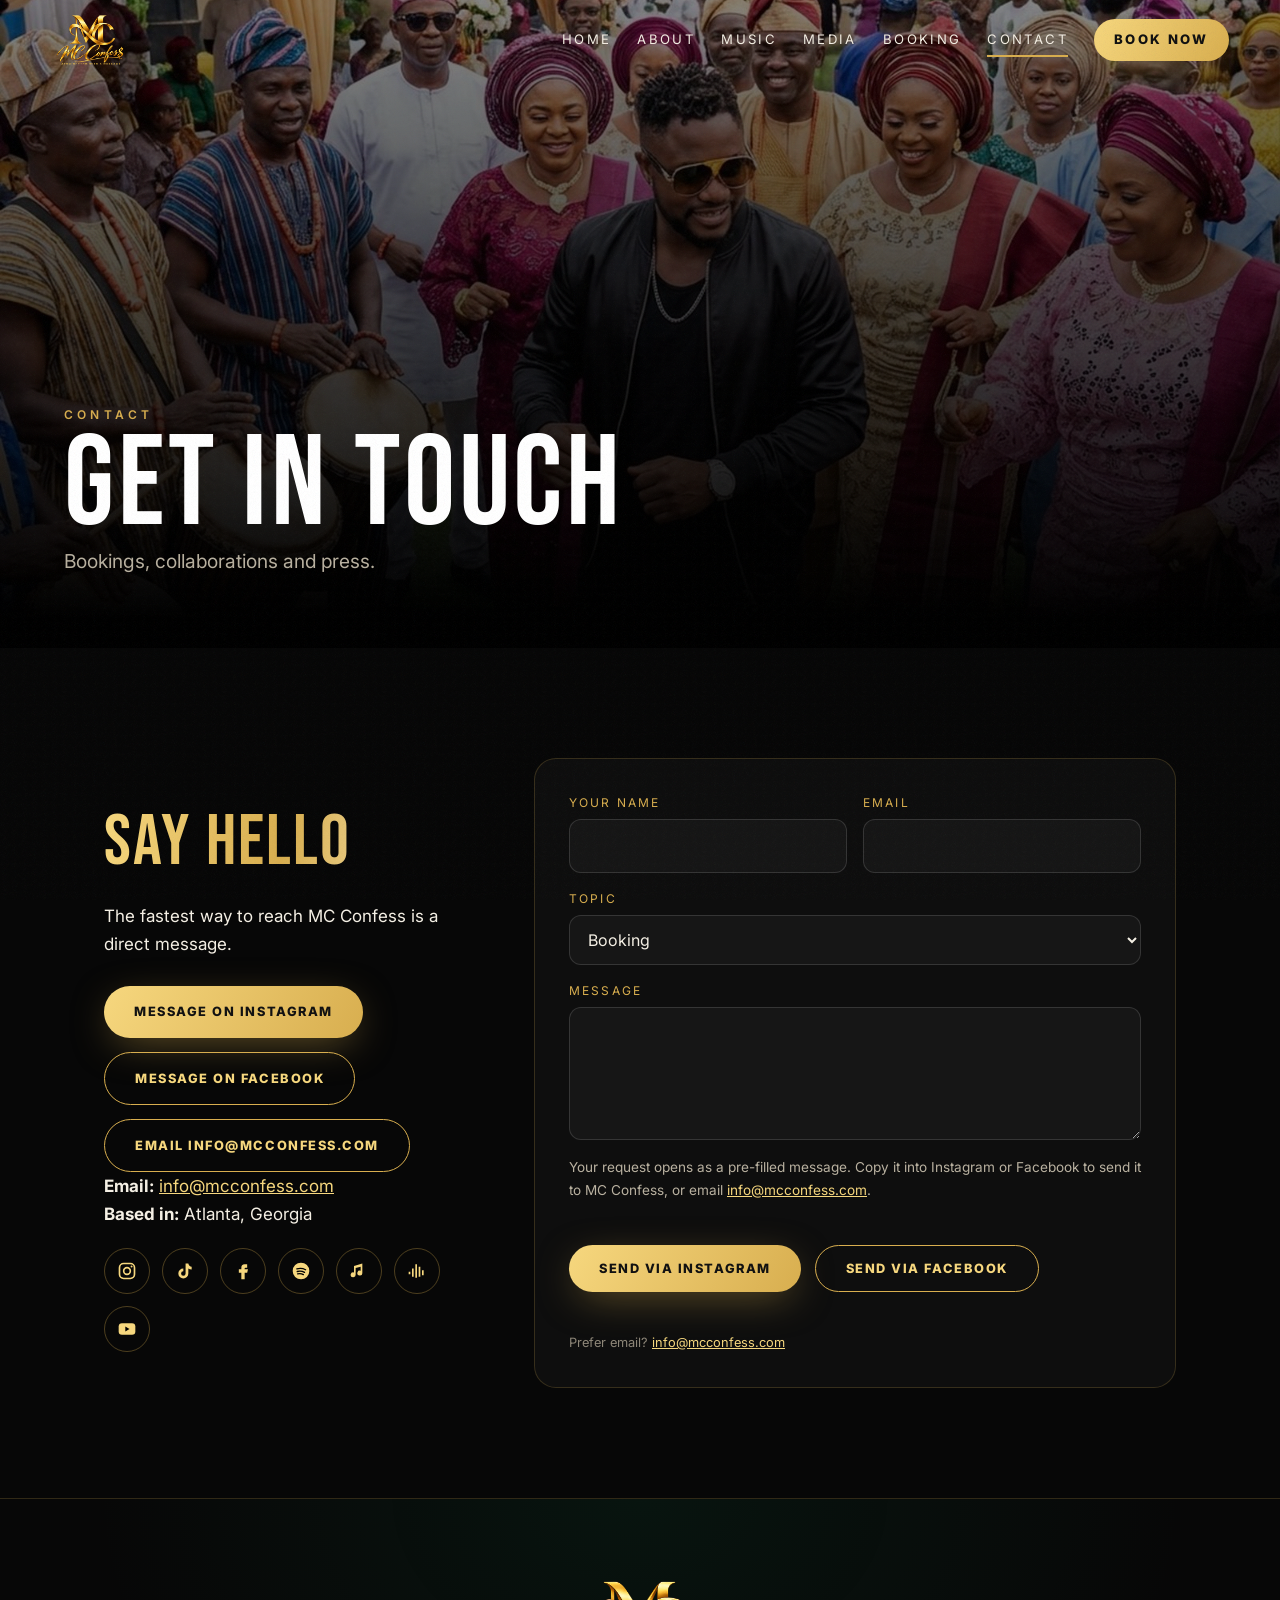
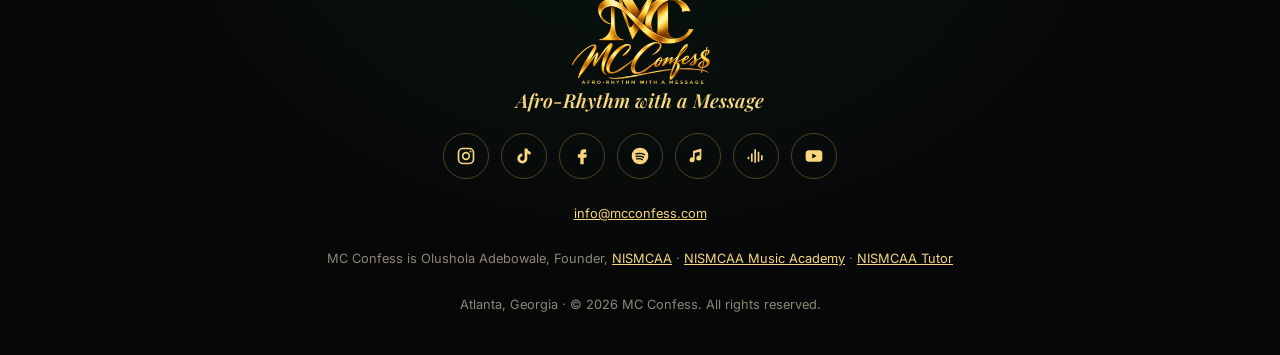
<file: docs/contact/index.html>
<!doctype html><html lang="en-US"><head><meta charset="utf-8">
<title>Contact MC Confess – Booking & Inquiries</title><meta name="description" content="Contact MC Confess for bookings, collaborations and press through Instagram @mcconfessofficial or Facebook. Atlanta, GA."><link rel="canonical" href="https://mcconfess.com/contact">
<meta name="viewport" content="width=device-width, initial-scale=1"><meta name="theme-color" content="#0a0a0a">
<meta property="og:type" content="website"><meta property="og:site_name" content="MC Confess"><meta property="og:title" content="Contact MC Confess – Booking & Inquiries"><meta property="og:description" content="Contact MC Confess for bookings, collaborations and press through Instagram @mcconfessofficial or Facebook. Atlanta, GA."><meta property="og:url" content="https://mcconfess.com/contact"><meta property="og:image" content="https://mcconfess.com/og_image_1200x630.jpg"><meta property="og:image:width" content="1200"><meta property="og:image:height" content="630"><meta property="og:image:alt" content="MC Confess gold logo on a dark stage background"><meta property="og:locale" content="en_US">
<meta name="twitter:card" content="summary_large_image"><meta name="twitter:title" content="Contact MC Confess – Booking & Inquiries"><meta name="twitter:description" content="Contact MC Confess for bookings, collaborations and press through Instagram @mcconfessofficial or Facebook. Atlanta, GA."><meta name="twitter:image" content="https://mcconfess.com/og_image_1200x630.jpg"><meta name="twitter:image:alt" content="MC Confess gold logo on a dark stage background">
<link rel="icon" href="../favicon.png"><link rel="preconnect" href="https://fonts.googleapis.com"><link rel="preconnect" href="https://fonts.gstatic.com" crossorigin>
<link href="https://fonts.googleapis.com/css2?family=Bebas+Neue&family=Playfair+Display:ital,wght@1,600&family=Inter:wght@400;600;800&display=swap" rel="stylesheet">
<link rel="stylesheet" href="../css/style.css"><script type="application/ld+json">{"@context": "https://schema.org", "@type": "Person", "@id": "https://mcconfess.com/#person", "name": "MC Confess", "alternateName": "Olushola Adebowale", "url": "https://mcconfess.com/", "image": "https://mcconfess.com/og_image_1200x630.jpg", "description": "Atlanta, GA recording artist. Afro-Rhythm with a Message.", "jobTitle": ["Recording Artist", "Founder, NISMCAA"], "address": {"@type": "PostalAddress", "addressLocality": "Atlanta", "addressRegion": "GA", "addressCountry": "US"}, "sameAs": ["https://www.facebook.com/McConfess", "https://www.instagram.com/mcconfessofficial", "https://www.tiktok.com/@mcconfessofficial", "https://audiomack.com/mcconfess", "https://open.spotify.com/artist/3BZOzOIksViRx1WQU1hEvO", "https://music.apple.com/us/artist/mc-confess/1580004725", "https://soundcloud.com/mc-confess"], "subjectOf": {"@type": "MusicAlbum", "name": "Aiye", "datePublished": "2023-08-11", "byArtist": {"@id": "https://mcconfess.com/#person"}, "url": "https://audiomack.com/mcconfess/album/aiye"}}</script></head>
<body class="p-contact"><a class="skip" href="#main">Skip to content</a>
<header class="nav"><a class="brand" href="../"><img src="../img/logo.png" alt="MC Confess logo" width="120" height="81"></a>
<button class="burger" aria-label="Open menu" aria-expanded="false"><span></span><span></span></button><nav><a href="../" class="">Home</a><a href="../about/" class="">About</a><a href="../music/" class="">Music</a><a href="../media/" class="">Media</a><a href="../booking/" class="">Booking</a><a href="../contact/" class="on">Contact</a><a class="btn sm" href="../booking/">Book Now</a></nav></header>
<main id="main"><section class="phero" style="--bg:url(../img/culture_crowd_walk.jpg)"><div class="in reveal"><p class="kick">Contact</p><h1>GET IN TOUCH</h1><p class=lead>Bookings, collaborations and press.</p></div></section>
<section class="wrap split"><div class="reveal"><h2>Say hello</h2><p>The fastest way to reach MC Confess is a direct message.</p><div class="cta"><a class="btn" href="https://ig.me/m/mcconfessofficial" target="_blank" rel="noopener">Message on Instagram</a><a class="btn ghost" href="https://m.me/McConfess" target="_blank" rel="noopener">Message on Facebook</a><a class="btn ghost" href="mailto:info@mcconfess.com">Email info@mcconfess.com</a></div><p><b>Email:</b> <a href="mailto:info@mcconfess.com">info@mcconfess.com</a></p><p><b>Based in:</b> Atlanta, Georgia</p><div class="soc"><a href="https://www.instagram.com/mcconfessofficial" target="_blank" rel="noopener" aria-label="Instagram"><svg viewBox="0 0 24 24"><rect x="3" y="3" width="18" height="18" rx="5" fill="none" stroke="currentColor" stroke-width="2"/><circle cx="12" cy="12" r="4" fill="none" stroke="currentColor" stroke-width="2"/><circle cx="17.5" cy="6.5" r="1.2" fill="currentColor"/></svg></a><a href="https://www.tiktok.com/@mcconfessofficial" target="_blank" rel="noopener" aria-label="TikTok"><svg viewBox="0 0 24 24"><path fill="currentColor" d="M16 3c.4 2.3 1.9 3.8 4 4v3.2c-1.5 0-2.9-.5-4-1.3V15a6 6 0 1 1-6-6v3.3a2.7 2.7 0 1 0 2.7 2.7V3z"/></svg></a><a href="https://www.facebook.com/McConfess" target="_blank" rel="noopener" aria-label="Facebook"><svg viewBox="0 0 24 24"><path fill="currentColor" d="M14 8h3V4h-3c-2.8 0-4 1.7-4 4.3V10H7v4h3v8h4v-8h3l1-4h-4V8.6c0-.4.3-.6 1-.6z"/></svg></a><a href="https://open.spotify.com/artist/3BZOzOIksViRx1WQU1hEvO" target="_blank" rel="noopener" aria-label="Spotify"><svg viewBox="0 0 24 24"><circle cx="12" cy="12" r="10" fill="currentColor"/><path d="M7 9.5c3.5-1 7.5-.6 10.5 1M7.5 12.6c3-.8 6.2-.4 8.7 1M8 15.5c2.4-.6 4.8-.3 6.8.8" stroke="#000" stroke-width="1.6" fill="none" stroke-linecap="round"/></svg></a><a href="https://music.apple.com/us/artist/mc-confess/1580004725" target="_blank" rel="noopener" aria-label="Apple Music"><svg viewBox="0 0 24 24"><path fill="currentColor" d="M16 3v11.5a3 3 0 1 1-2-2.8V7l-6 1.5v8a3 3 0 1 1-2-2.8V6z"/></svg></a><a href="https://audiomack.com/mcconfess" target="_blank" rel="noopener" aria-label="Audiomack"><svg viewBox="0 0 24 24"><path fill="currentColor" d="M2 13h2v3H2zm4-4h2v10H6zm4-5h2v16h-2zm4 3h2v12h-2zm4 4h2v6h-2z"/></svg></a><a href="https://youtu.be/J4rI-2p3y3k" target="_blank" rel="noopener" aria-label="YouTube"><svg viewBox="0 0 24 24"><rect x="2" y="5" width="20" height="14" rx="4" fill="currentColor"/><path d="M10 9l5 3-5 3z" fill="#000"/></svg></a></div></div><form class="form reveal" data-kind="contact"><div class="row"><label>Your name<input name="name" required autocomplete="name"></label><label>Email<input type="email" name="email" required autocomplete="email"></label></div>
<label>Topic<select name="type"><option>Booking</option><option>Collaboration</option><option>Press / interview</option><option>Fan message</option></select></label>
<label>Message<textarea name="msg" rows="4" required></textarea></label><p class="note">Your request opens as a pre-filled message. Copy it into Instagram or Facebook to send it to MC Confess, or email <a href="mailto:info@mcconfess.com">info@mcconfess.com</a>.</p>
<div class="cta"><button class="btn" type="submit" data-to="ig">Send via Instagram</button><button class="btn ghost" type="submit" data-to="fb">Send via Facebook</button></div><p class="small">Prefer email? <a href="mailto:info@mcconfess.com?subject=Hello%20MC%20Confess">info@mcconfess.com</a></p><p class="ok" role="status" hidden>Message copied. Paste it into the chat that just opened.</p></form></section></main>
<footer><img src="../img/logo.png" alt="MC Confess" width="160" height="108"><p class="tag">Afro-Rhythm with a Message</p><div class="soc"><a href="https://www.instagram.com/mcconfessofficial" target="_blank" rel="noopener" aria-label="Instagram"><svg viewBox="0 0 24 24"><rect x="3" y="3" width="18" height="18" rx="5" fill="none" stroke="currentColor" stroke-width="2"/><circle cx="12" cy="12" r="4" fill="none" stroke="currentColor" stroke-width="2"/><circle cx="17.5" cy="6.5" r="1.2" fill="currentColor"/></svg></a><a href="https://www.tiktok.com/@mcconfessofficial" target="_blank" rel="noopener" aria-label="TikTok"><svg viewBox="0 0 24 24"><path fill="currentColor" d="M16 3c.4 2.3 1.9 3.8 4 4v3.2c-1.5 0-2.9-.5-4-1.3V15a6 6 0 1 1-6-6v3.3a2.7 2.7 0 1 0 2.7 2.7V3z"/></svg></a><a href="https://www.facebook.com/McConfess" target="_blank" rel="noopener" aria-label="Facebook"><svg viewBox="0 0 24 24"><path fill="currentColor" d="M14 8h3V4h-3c-2.8 0-4 1.7-4 4.3V10H7v4h3v8h4v-8h3l1-4h-4V8.6c0-.4.3-.6 1-.6z"/></svg></a><a href="https://open.spotify.com/artist/3BZOzOIksViRx1WQU1hEvO" target="_blank" rel="noopener" aria-label="Spotify"><svg viewBox="0 0 24 24"><circle cx="12" cy="12" r="10" fill="currentColor"/><path d="M7 9.5c3.5-1 7.5-.6 10.5 1M7.5 12.6c3-.8 6.2-.4 8.7 1M8 15.5c2.4-.6 4.8-.3 6.8.8" stroke="#000" stroke-width="1.6" fill="none" stroke-linecap="round"/></svg></a><a href="https://music.apple.com/us/artist/mc-confess/1580004725" target="_blank" rel="noopener" aria-label="Apple Music"><svg viewBox="0 0 24 24"><path fill="currentColor" d="M16 3v11.5a3 3 0 1 1-2-2.8V7l-6 1.5v8a3 3 0 1 1-2-2.8V6z"/></svg></a><a href="https://audiomack.com/mcconfess" target="_blank" rel="noopener" aria-label="Audiomack"><svg viewBox="0 0 24 24"><path fill="currentColor" d="M2 13h2v3H2zm4-4h2v10H6zm4-5h2v16h-2zm4 3h2v12h-2zm4 4h2v6h-2z"/></svg></a><a href="https://youtu.be/J4rI-2p3y3k" target="_blank" rel="noopener" aria-label="YouTube"><svg viewBox="0 0 24 24"><rect x="2" y="5" width="20" height="14" rx="4" fill="currentColor"/><path d="M10 9l5 3-5 3z" fill="#000"/></svg></a></div>
<p class="small"><a href="mailto:info@mcconfess.com">info@mcconfess.com</a></p>
<p class="small">MC Confess is Olushola Adebowale, Founder, <a href="https://nismcaa.com" target="_blank" rel="noopener">NISMCAA</a> · <a href="https://academy.nismcaa.com" target="_blank" rel="noopener">NISMCAA Music Academy</a> · <a href="https://tutor.nismcaa.com" target="_blank" rel="noopener">NISMCAA Tutor</a></p>
<p class="small">Atlanta, Georgia · © <span id="yr">2026</span> MC Confess. All rights reserved.</p></footer>
<script src="../js/main.js"></script></body></html>
</file>
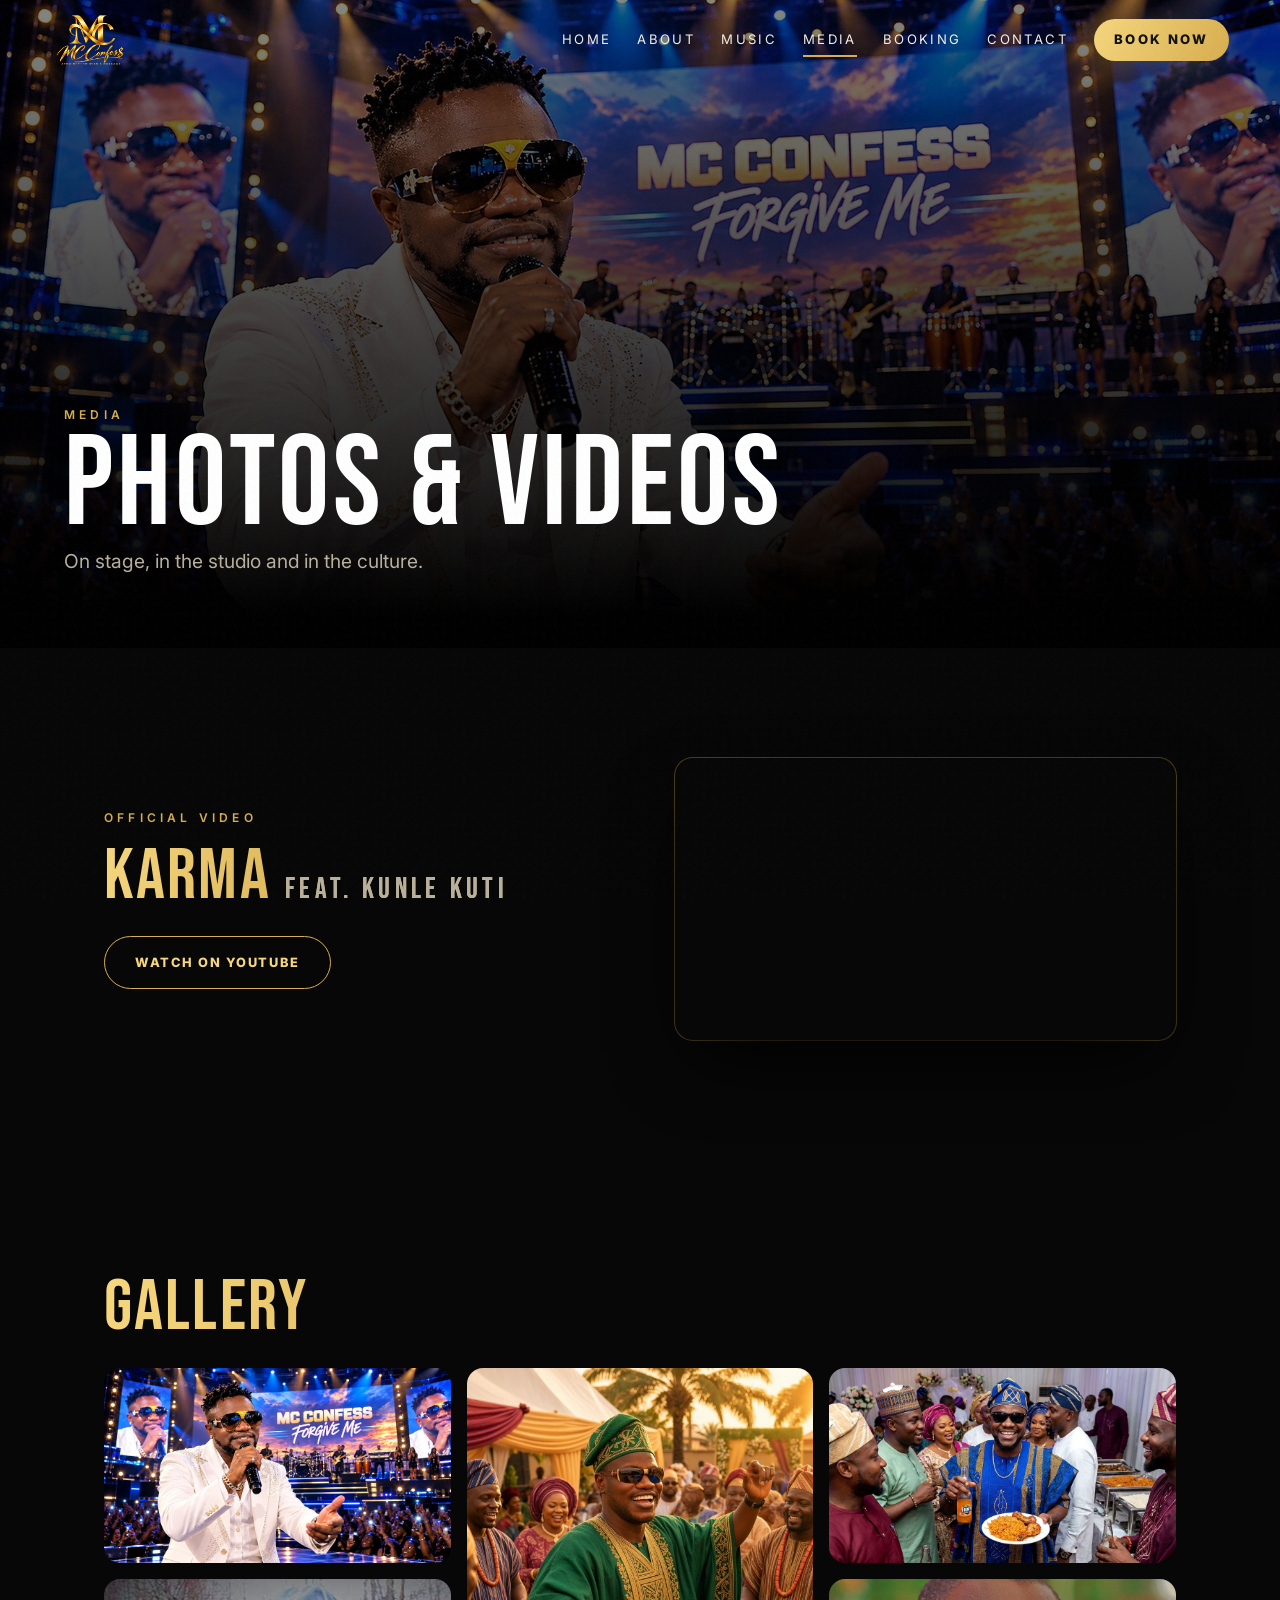
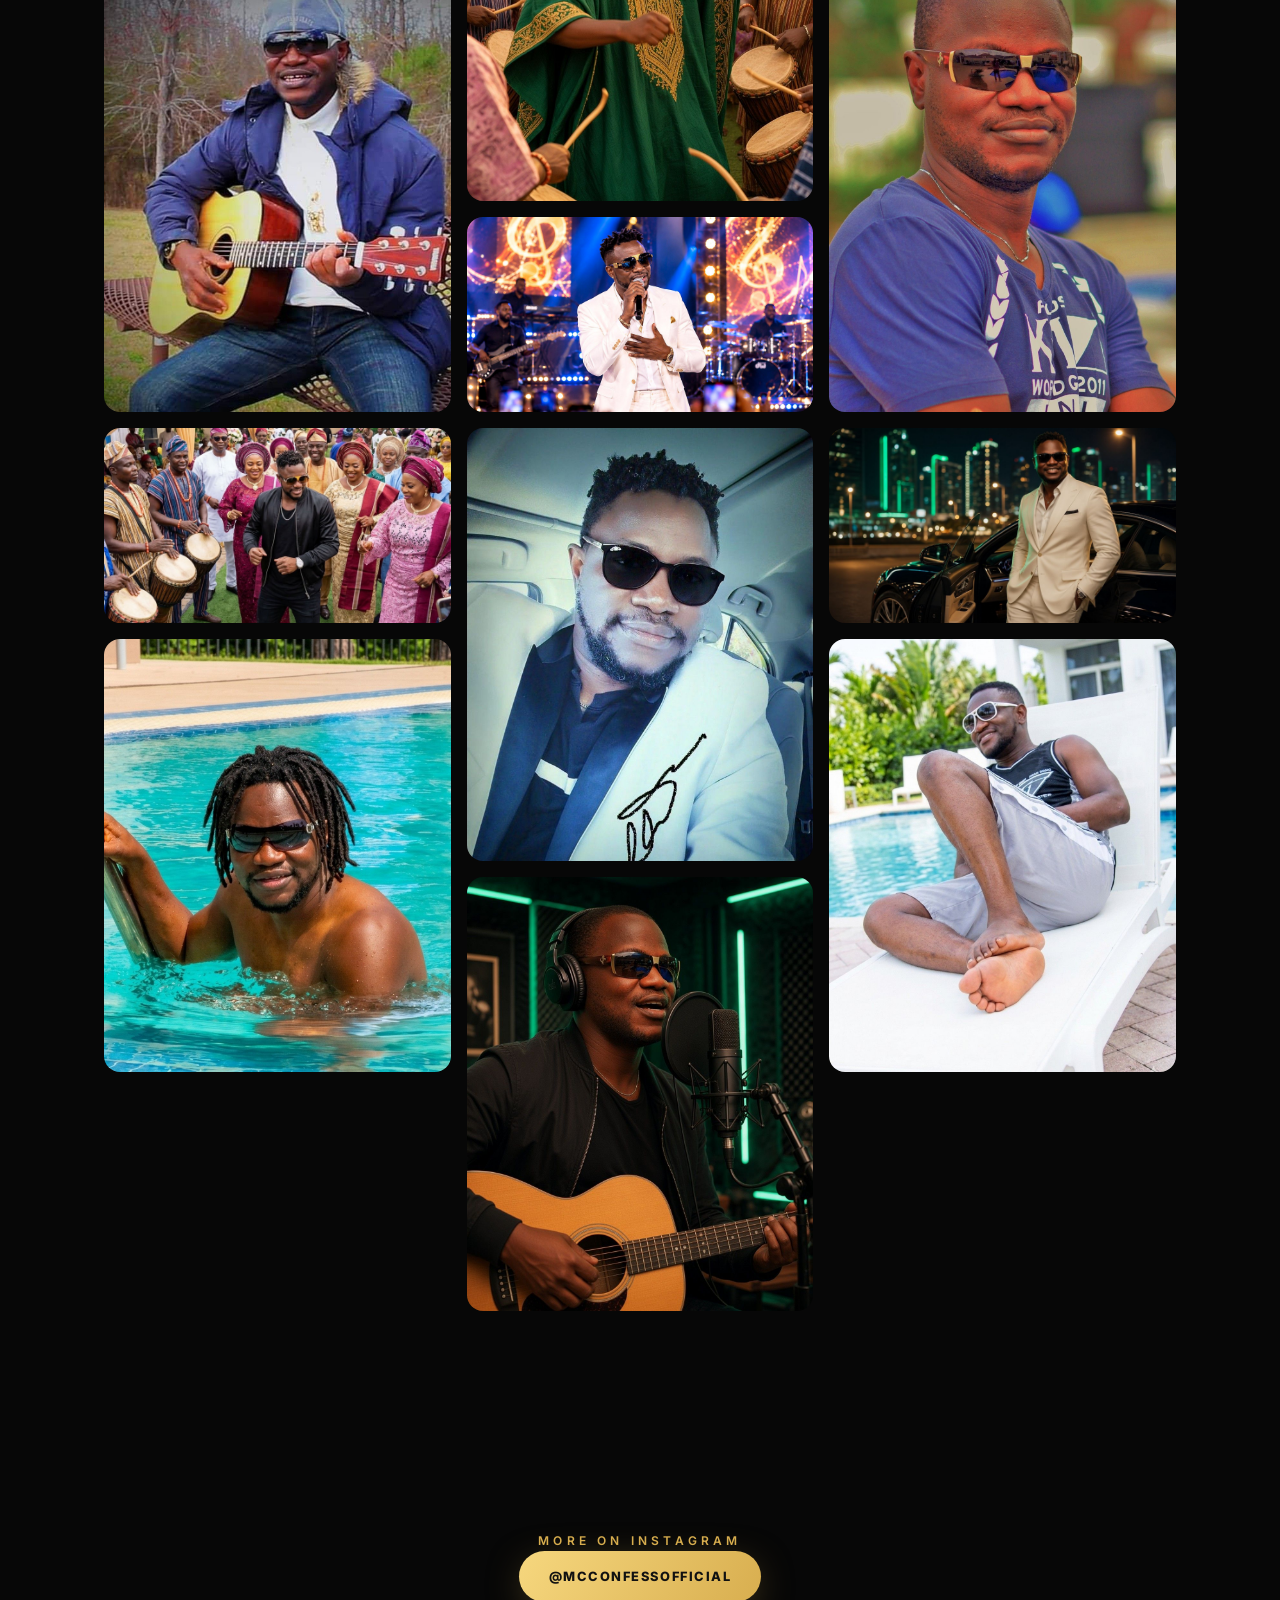
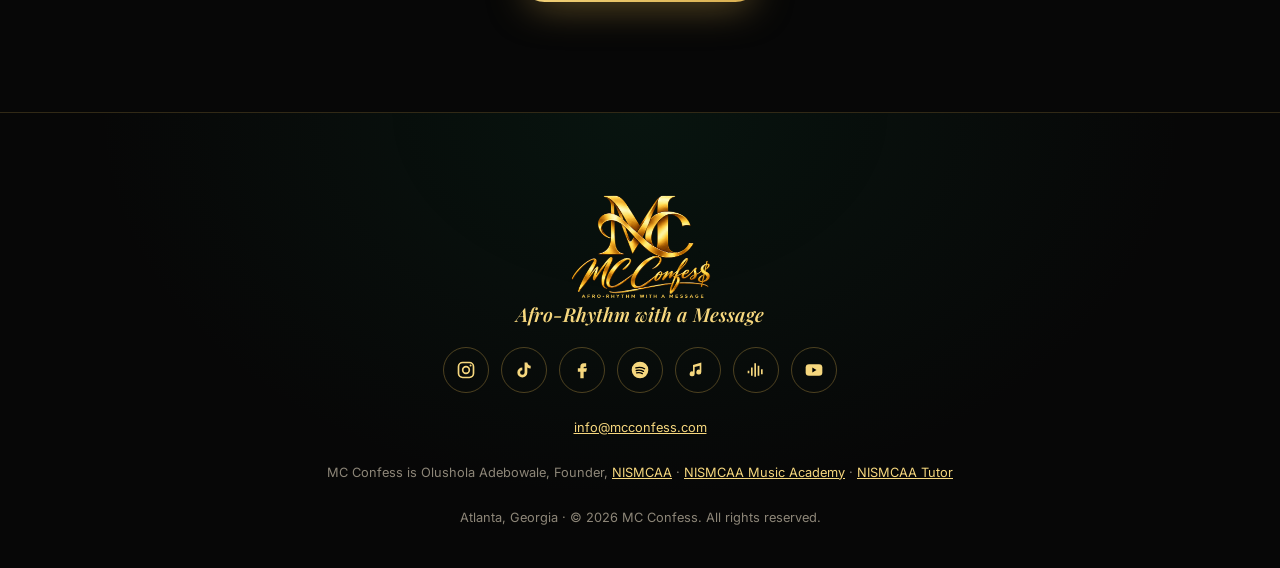
<file: docs/media/index.html>
<!doctype html><html lang="en-US"><head><meta charset="utf-8">
<title>MC Confess Photos & Videos – Live Performances</title><meta name="description" content="Photos and videos of MC Confess performing and hosting events. Afro-Rhythm with a Message from Atlanta, GA."><link rel="canonical" href="https://mcconfess.com/media">
<meta name="viewport" content="width=device-width, initial-scale=1"><meta name="theme-color" content="#0a0a0a">
<meta property="og:type" content="website"><meta property="og:site_name" content="MC Confess"><meta property="og:title" content="MC Confess Photos & Videos – Live Performances"><meta property="og:description" content="Photos and videos of MC Confess performing and hosting events. Afro-Rhythm with a Message from Atlanta, GA."><meta property="og:url" content="https://mcconfess.com/media"><meta property="og:image" content="https://mcconfess.com/og_image_1200x630.jpg"><meta property="og:image:width" content="1200"><meta property="og:image:height" content="630"><meta property="og:image:alt" content="MC Confess gold logo on a dark stage background"><meta property="og:locale" content="en_US">
<meta name="twitter:card" content="summary_large_image"><meta name="twitter:title" content="MC Confess Photos & Videos – Live Performances"><meta name="twitter:description" content="Photos and videos of MC Confess performing and hosting events. Afro-Rhythm with a Message from Atlanta, GA."><meta name="twitter:image" content="https://mcconfess.com/og_image_1200x630.jpg"><meta name="twitter:image:alt" content="MC Confess gold logo on a dark stage background">
<link rel="icon" href="../favicon.png"><link rel="preconnect" href="https://fonts.googleapis.com"><link rel="preconnect" href="https://fonts.gstatic.com" crossorigin>
<link href="https://fonts.googleapis.com/css2?family=Bebas+Neue&family=Playfair+Display:ital,wght@1,600&family=Inter:wght@400;600;800&display=swap" rel="stylesheet">
<link rel="stylesheet" href="../css/style.css"><script type="application/ld+json">{"@context": "https://schema.org", "@type": "Person", "@id": "https://mcconfess.com/#person", "name": "MC Confess", "alternateName": "Olushola Adebowale", "url": "https://mcconfess.com/", "image": "https://mcconfess.com/og_image_1200x630.jpg", "description": "Atlanta, GA recording artist. Afro-Rhythm with a Message.", "jobTitle": ["Recording Artist", "Founder, NISMCAA"], "address": {"@type": "PostalAddress", "addressLocality": "Atlanta", "addressRegion": "GA", "addressCountry": "US"}, "sameAs": ["https://www.facebook.com/McConfess", "https://www.instagram.com/mcconfessofficial", "https://www.tiktok.com/@mcconfessofficial", "https://audiomack.com/mcconfess", "https://open.spotify.com/artist/3BZOzOIksViRx1WQU1hEvO", "https://music.apple.com/us/artist/mc-confess/1580004725", "https://soundcloud.com/mc-confess"], "subjectOf": {"@type": "MusicAlbum", "name": "Aiye", "datePublished": "2023-08-11", "byArtist": {"@id": "https://mcconfess.com/#person"}, "url": "https://audiomack.com/mcconfess/album/aiye"}}</script></head>
<body class="p-media"><a class="skip" href="#main">Skip to content</a>
<header class="nav"><a class="brand" href="../"><img src="../img/logo.png" alt="MC Confess logo" width="120" height="81"></a>
<button class="burger" aria-label="Open menu" aria-expanded="false"><span></span><span></span></button><nav><a href="../" class="">Home</a><a href="../about/" class="">About</a><a href="../music/" class="">Music</a><a href="../media/" class="on">Media</a><a href="../booking/" class="">Booking</a><a href="../contact/" class="">Contact</a><a class="btn sm" href="../booking/">Book Now</a></nav></header>
<main id="main"><section class="phero" style="--bg:url(../img/slide3.jpg)"><div class="in reveal"><p class="kick">Media</p><h1>PHOTOS &amp; VIDEOS</h1><p class=lead>On stage, in the studio and in the culture.</p></div></section>
<section class="wrap split"><div class="reveal"><p class="kick">Official video</p><h2>KARMA <small>feat. Kunle Kuti</small></h2><a class="btn ghost" href="https://youtu.be/J4rI-2p3y3k" target="_blank" rel="noopener">Watch on YouTube</a></div><div class="reveal"><div class="vid"><iframe loading="lazy" src="https://www.youtube-nocookie.com/embed/J4rI-2p3y3k" title="MC Confess – KARMA (feat. Kunle Kuti) official video" allow="accelerometer; autoplay; clipboard-write; encrypted-media; gyroscope; picture-in-picture" allowfullscreen></iframe></div></div></section>
<section class="wrap"><h2 class="reveal">Gallery</h2><div class="gallery"><button class="g reveal" data-src="../img/slide3.jpg"><img src="../img/slide3.jpg" alt="MC Confess photo 1" loading="lazy"></button><button class="g reveal" data-src="../img/gallery_guitar_bench.jpg"><img src="../img/gallery_guitar_bench.jpg" alt="MC Confess photo 2" loading="lazy"></button><button class="g reveal" data-src="../img/culture_crowd_walk.jpg"><img src="../img/culture_crowd_walk.jpg" alt="MC Confess photo 3" loading="lazy"></button><button class="g reveal" data-src="../img/gallery_pool.jpg"><img src="../img/gallery_pool.jpg" alt="MC Confess photo 4" loading="lazy"></button><button class="g reveal" data-src="../img/culture_agbada_drums.jpg"><img src="../img/culture_agbada_drums.jpg" alt="MC Confess photo 5" loading="lazy"></button><button class="g reveal" data-src="../img/slide2.jpg"><img src="../img/slide2.jpg" alt="MC Confess photo 6" loading="lazy"></button><button class="g reveal" data-src="../img/gallery_car_selfie.jpg"><img src="../img/gallery_car_selfie.jpg" alt="MC Confess photo 7" loading="lazy"></button><button class="g reveal" data-src="../img/music_studio.jpg"><img src="../img/music_studio.jpg" alt="MC Confess photo 8" loading="lazy"></button><button class="g reveal" data-src="../img/slide6.jpg"><img src="../img/slide6.jpg" alt="MC Confess photo 9" loading="lazy"></button><button class="g reveal" data-src="../img/gallery_selfie.jpg"><img src="../img/gallery_selfie.jpg" alt="MC Confess photo 10" loading="lazy"></button><button class="g reveal" data-src="../img/booking_luxury.jpg"><img src="../img/booking_luxury.jpg" alt="MC Confess photo 11" loading="lazy"></button><button class="g reveal" data-src="../img/gallery_poolside.jpg"><img src="../img/gallery_poolside.jpg" alt="MC Confess photo 12" loading="lazy"></button></div></section><div class="lightbox" hidden><button class="x" aria-label="Close">×</button><img alt="Enlarged photo"></div>
<section class="wrap center reveal"><p class="kick">More on Instagram</p><a class="btn" href="https://www.instagram.com/mcconfessofficial" target="_blank" rel="noopener">@mcconfessofficial</a></section></main>
<footer><img src="../img/logo.png" alt="MC Confess" width="160" height="108"><p class="tag">Afro-Rhythm with a Message</p><div class="soc"><a href="https://www.instagram.com/mcconfessofficial" target="_blank" rel="noopener" aria-label="Instagram"><svg viewBox="0 0 24 24"><rect x="3" y="3" width="18" height="18" rx="5" fill="none" stroke="currentColor" stroke-width="2"/><circle cx="12" cy="12" r="4" fill="none" stroke="currentColor" stroke-width="2"/><circle cx="17.5" cy="6.5" r="1.2" fill="currentColor"/></svg></a><a href="https://www.tiktok.com/@mcconfessofficial" target="_blank" rel="noopener" aria-label="TikTok"><svg viewBox="0 0 24 24"><path fill="currentColor" d="M16 3c.4 2.3 1.9 3.8 4 4v3.2c-1.5 0-2.9-.5-4-1.3V15a6 6 0 1 1-6-6v3.3a2.7 2.7 0 1 0 2.7 2.7V3z"/></svg></a><a href="https://www.facebook.com/McConfess" target="_blank" rel="noopener" aria-label="Facebook"><svg viewBox="0 0 24 24"><path fill="currentColor" d="M14 8h3V4h-3c-2.8 0-4 1.7-4 4.3V10H7v4h3v8h4v-8h3l1-4h-4V8.6c0-.4.3-.6 1-.6z"/></svg></a><a href="https://open.spotify.com/artist/3BZOzOIksViRx1WQU1hEvO" target="_blank" rel="noopener" aria-label="Spotify"><svg viewBox="0 0 24 24"><circle cx="12" cy="12" r="10" fill="currentColor"/><path d="M7 9.5c3.5-1 7.5-.6 10.5 1M7.5 12.6c3-.8 6.2-.4 8.7 1M8 15.5c2.4-.6 4.8-.3 6.8.8" stroke="#000" stroke-width="1.6" fill="none" stroke-linecap="round"/></svg></a><a href="https://music.apple.com/us/artist/mc-confess/1580004725" target="_blank" rel="noopener" aria-label="Apple Music"><svg viewBox="0 0 24 24"><path fill="currentColor" d="M16 3v11.5a3 3 0 1 1-2-2.8V7l-6 1.5v8a3 3 0 1 1-2-2.8V6z"/></svg></a><a href="https://audiomack.com/mcconfess" target="_blank" rel="noopener" aria-label="Audiomack"><svg viewBox="0 0 24 24"><path fill="currentColor" d="M2 13h2v3H2zm4-4h2v10H6zm4-5h2v16h-2zm4 3h2v12h-2zm4 4h2v6h-2z"/></svg></a><a href="https://youtu.be/J4rI-2p3y3k" target="_blank" rel="noopener" aria-label="YouTube"><svg viewBox="0 0 24 24"><rect x="2" y="5" width="20" height="14" rx="4" fill="currentColor"/><path d="M10 9l5 3-5 3z" fill="#000"/></svg></a></div>
<p class="small"><a href="mailto:info@mcconfess.com">info@mcconfess.com</a></p>
<p class="small">MC Confess is Olushola Adebowale, Founder, <a href="https://nismcaa.com" target="_blank" rel="noopener">NISMCAA</a> · <a href="https://academy.nismcaa.com" target="_blank" rel="noopener">NISMCAA Music Academy</a> · <a href="https://tutor.nismcaa.com" target="_blank" rel="noopener">NISMCAA Tutor</a></p>
<p class="small">Atlanta, Georgia · © <span id="yr">2026</span> MC Confess. All rights reserved.</p></footer>
<script src="../js/main.js"></script></body></html>
</file>
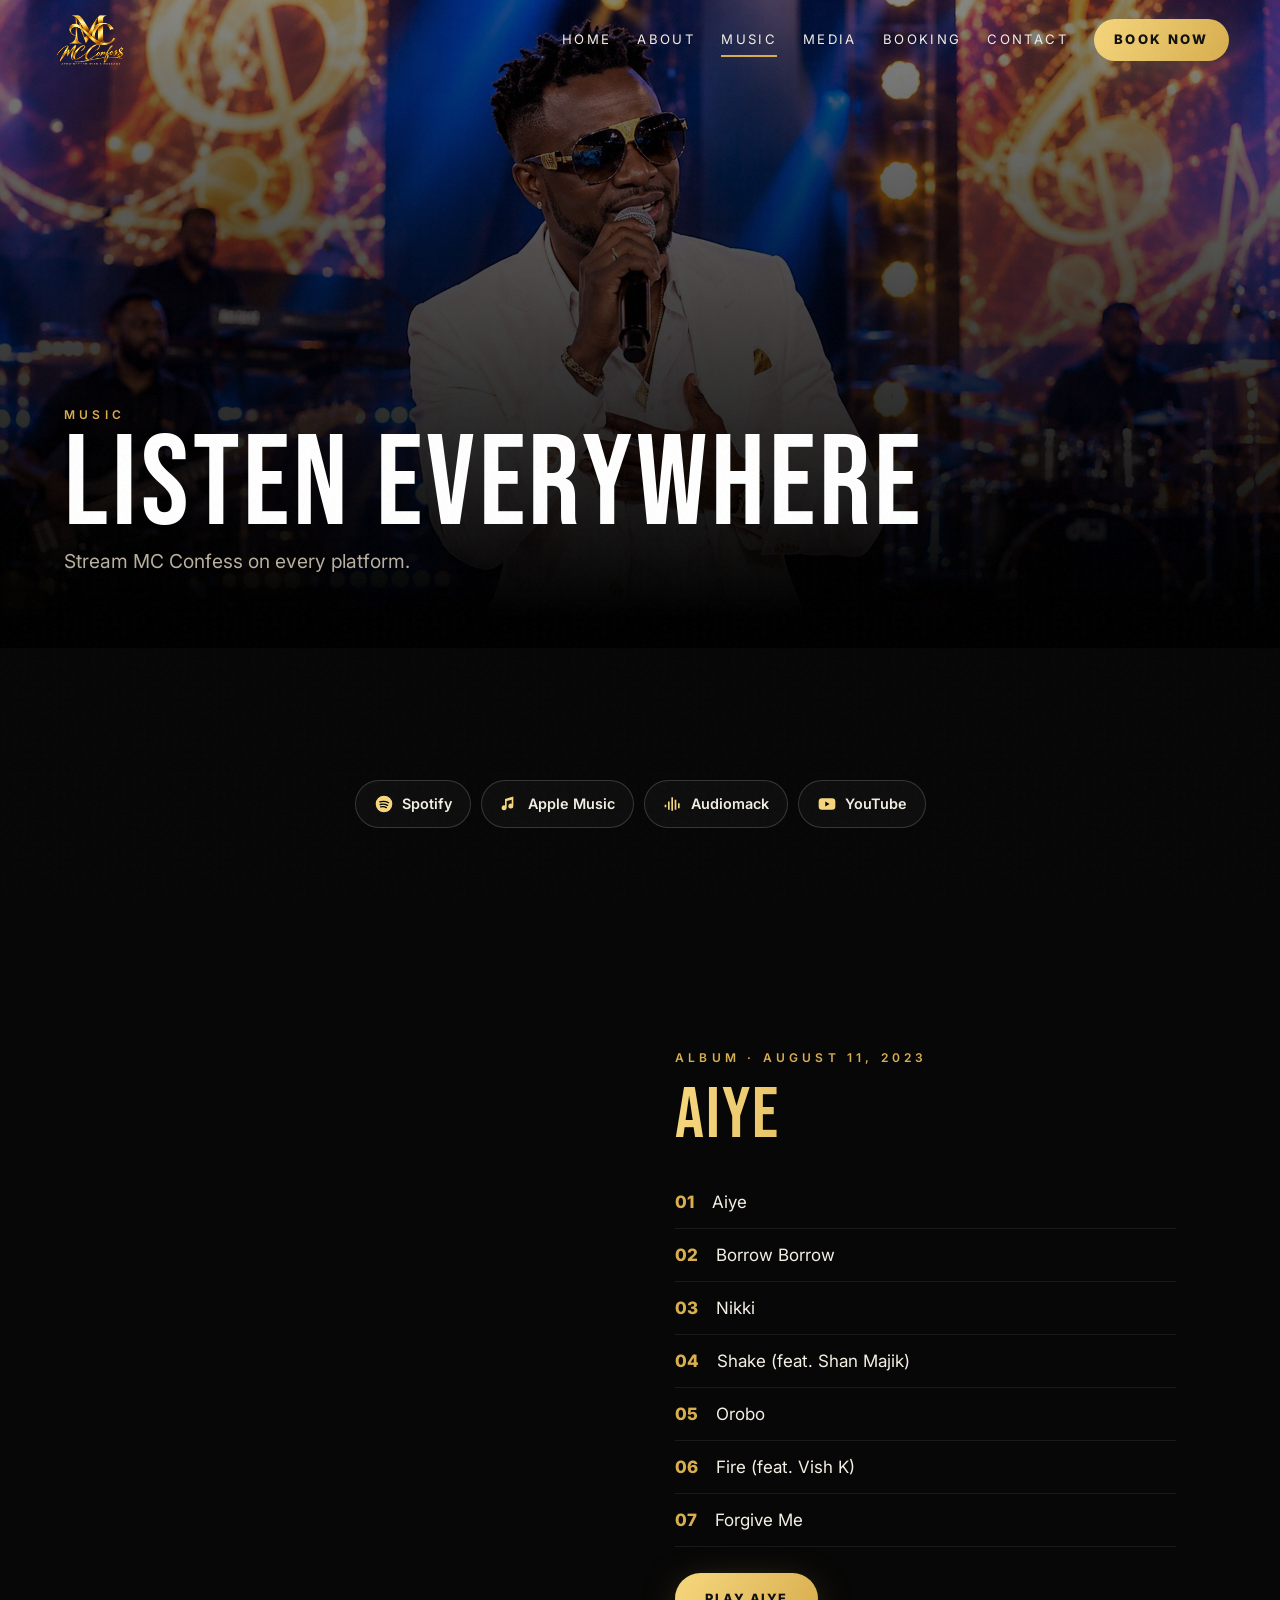
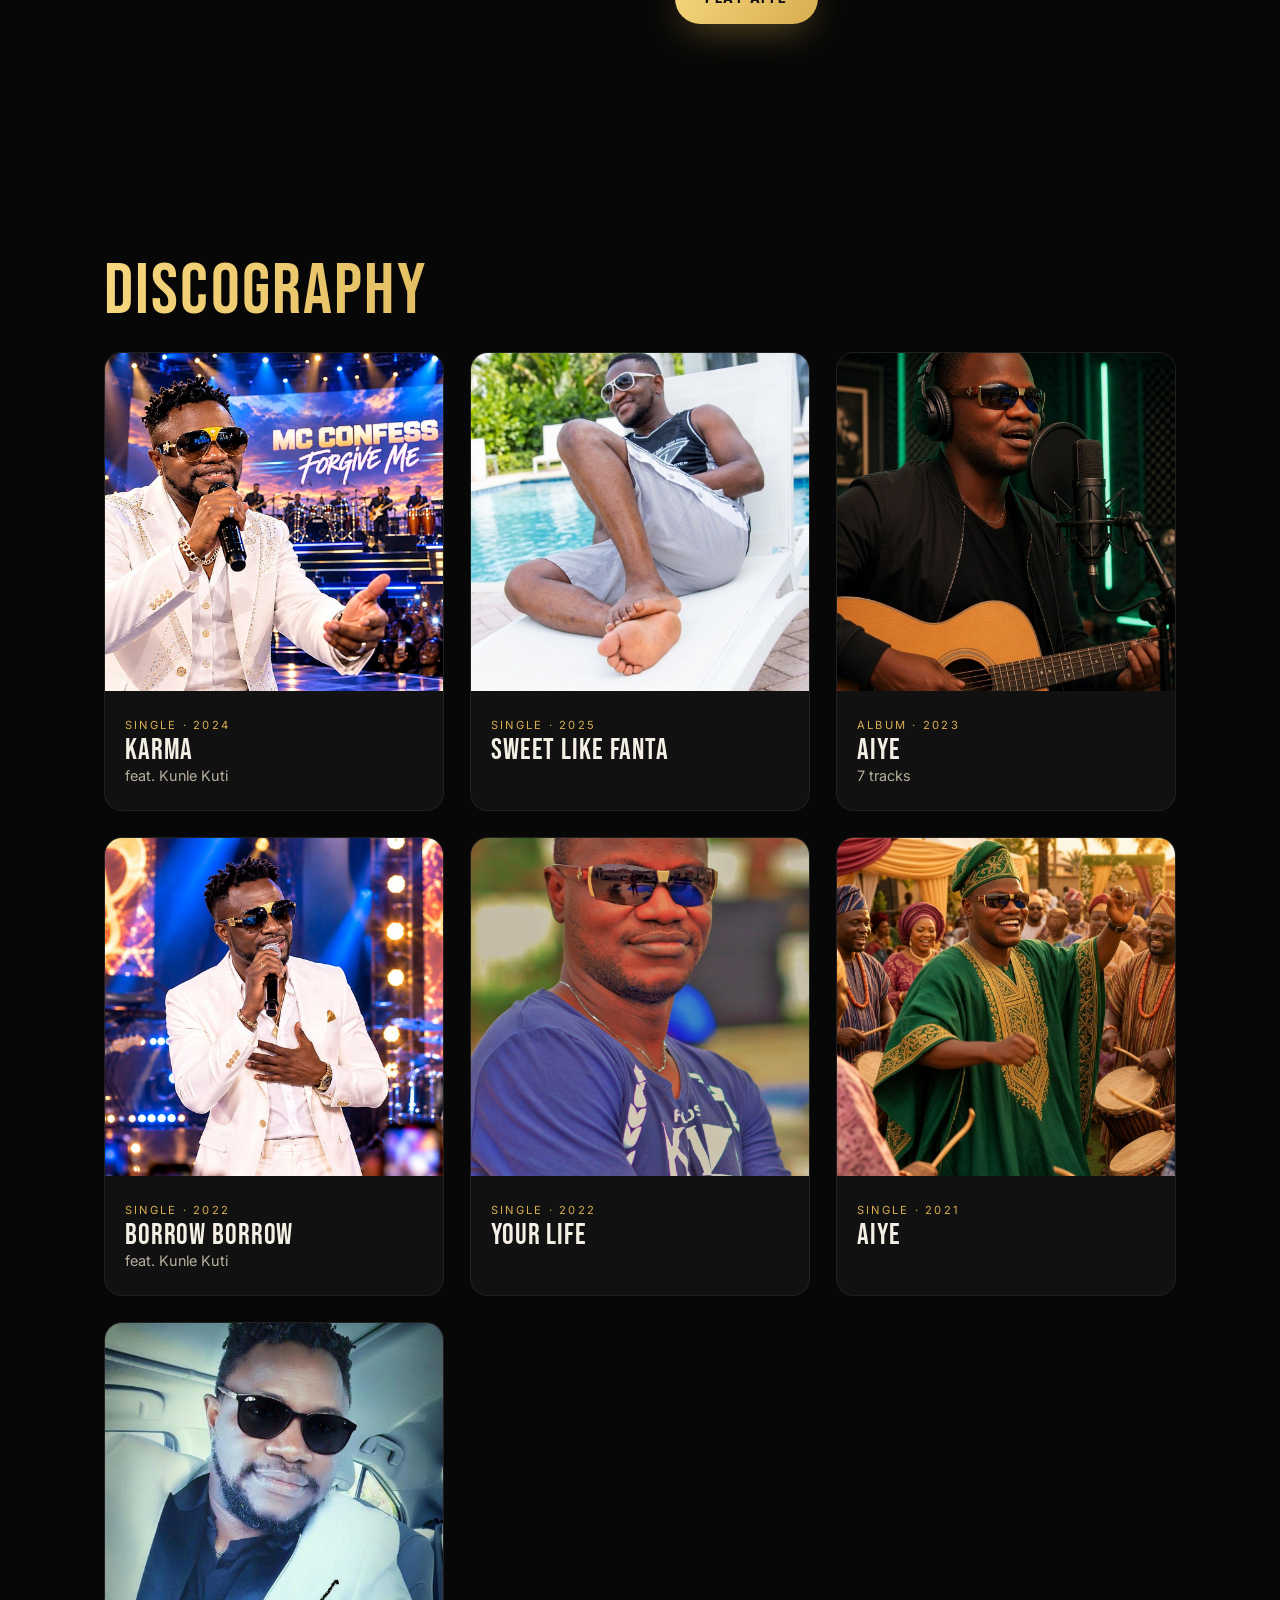
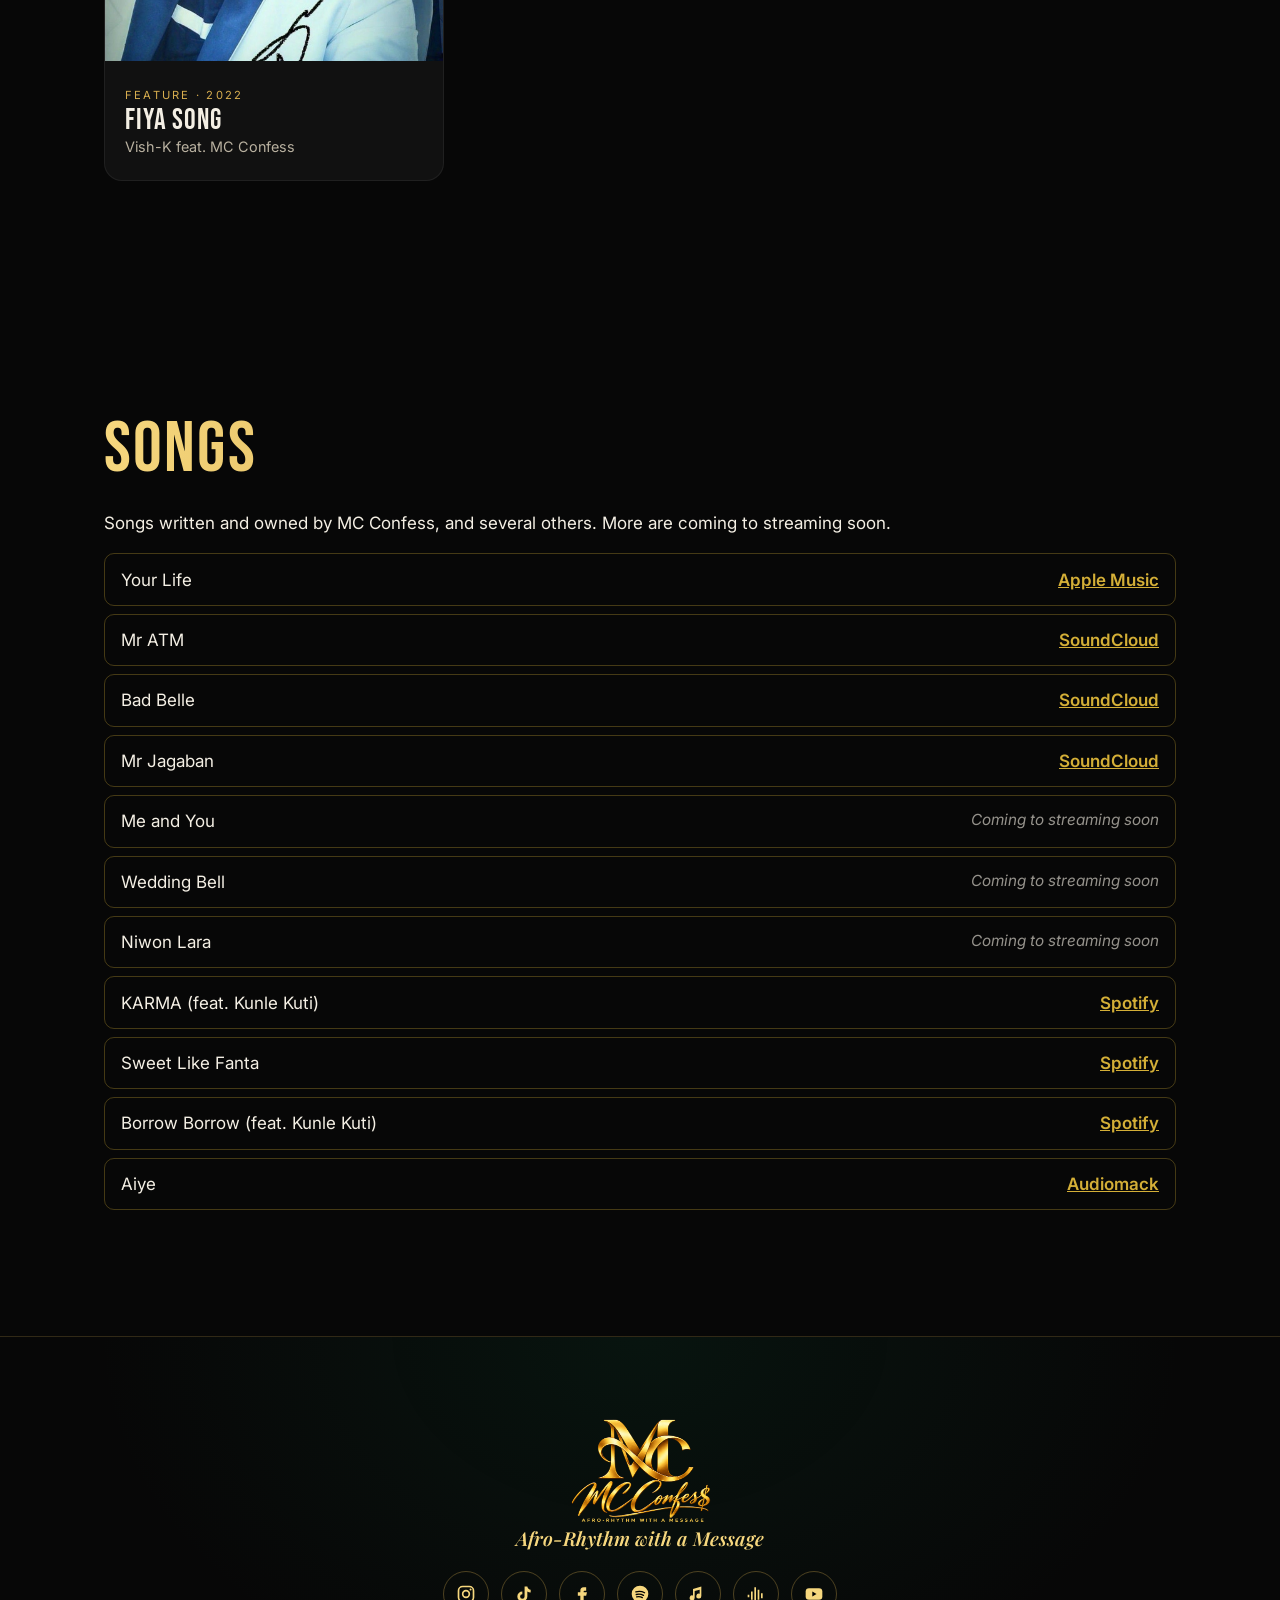
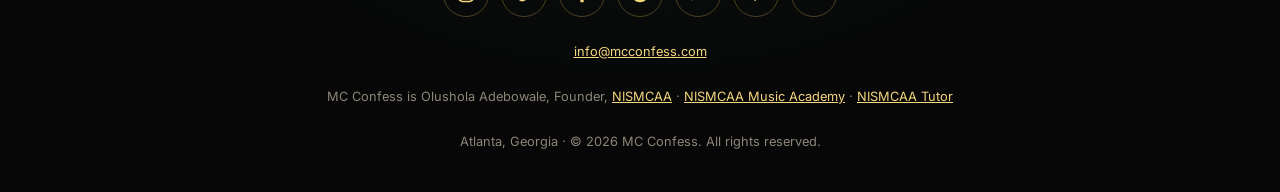
<file: docs/music/index.html>
<!doctype html><html lang="en-US"><head><meta charset="utf-8">
<title>MC Confess Music – Aiye Album, KARMA & Borrow Borrow</title><meta name="description" content="Listen to MC Confess: the album Aiye, KARMA and Borrow Borrow with Kunle Kuti, and Sweet Like Fanta. Afro-Rhythm with a Message."><link rel="canonical" href="https://mcconfess.com/music">
<meta name="viewport" content="width=device-width, initial-scale=1"><meta name="theme-color" content="#0a0a0a">
<meta property="og:type" content="website"><meta property="og:site_name" content="MC Confess"><meta property="og:title" content="MC Confess Music – Aiye Album, KARMA & Borrow Borrow"><meta property="og:description" content="Listen to MC Confess: the album Aiye, KARMA and Borrow Borrow with Kunle Kuti, and Sweet Like Fanta. Afro-Rhythm with a Message."><meta property="og:url" content="https://mcconfess.com/music"><meta property="og:image" content="https://mcconfess.com/og_image_1200x630.jpg"><meta property="og:image:width" content="1200"><meta property="og:image:height" content="630"><meta property="og:image:alt" content="MC Confess gold logo on a dark stage background"><meta property="og:locale" content="en_US">
<meta name="twitter:card" content="summary_large_image"><meta name="twitter:title" content="MC Confess Music – Aiye Album, KARMA & Borrow Borrow"><meta name="twitter:description" content="Listen to MC Confess: the album Aiye, KARMA and Borrow Borrow with Kunle Kuti, and Sweet Like Fanta. Afro-Rhythm with a Message."><meta name="twitter:image" content="https://mcconfess.com/og_image_1200x630.jpg"><meta name="twitter:image:alt" content="MC Confess gold logo on a dark stage background">
<link rel="icon" href="../favicon.png"><link rel="preconnect" href="https://fonts.googleapis.com"><link rel="preconnect" href="https://fonts.gstatic.com" crossorigin>
<link href="https://fonts.googleapis.com/css2?family=Bebas+Neue&family=Playfair+Display:ital,wght@1,600&family=Inter:wght@400;600;800&display=swap" rel="stylesheet">
<link rel="stylesheet" href="../css/style.css"><script type="application/ld+json">{"@context": "https://schema.org", "@type": "Person", "@id": "https://mcconfess.com/#person", "name": "MC Confess", "alternateName": "Olushola Adebowale", "url": "https://mcconfess.com/", "image": "https://mcconfess.com/og_image_1200x630.jpg", "description": "Atlanta, GA recording artist. Afro-Rhythm with a Message.", "jobTitle": ["Recording Artist", "Founder, NISMCAA"], "address": {"@type": "PostalAddress", "addressLocality": "Atlanta", "addressRegion": "GA", "addressCountry": "US"}, "sameAs": ["https://www.facebook.com/McConfess", "https://www.instagram.com/mcconfessofficial", "https://www.tiktok.com/@mcconfessofficial", "https://audiomack.com/mcconfess", "https://open.spotify.com/artist/3BZOzOIksViRx1WQU1hEvO", "https://music.apple.com/us/artist/mc-confess/1580004725", "https://soundcloud.com/mc-confess"], "subjectOf": {"@type": "MusicAlbum", "name": "Aiye", "datePublished": "2023-08-11", "byArtist": {"@id": "https://mcconfess.com/#person"}, "url": "https://audiomack.com/mcconfess/album/aiye"}}</script></head>
<body class="p-music"><a class="skip" href="#main">Skip to content</a>
<header class="nav"><a class="brand" href="../"><img src="../img/logo.png" alt="MC Confess logo" width="120" height="81"></a>
<button class="burger" aria-label="Open menu" aria-expanded="false"><span></span><span></span></button><nav><a href="../" class="">Home</a><a href="../about/" class="">About</a><a href="../music/" class="on">Music</a><a href="../media/" class="">Media</a><a href="../booking/" class="">Booking</a><a href="../contact/" class="">Contact</a><a class="btn sm" href="../booking/">Book Now</a></nav></header>
<main id="main"><section class="phero" style="--bg:url(../img/slide2.jpg)"><div class="in reveal"><p class="kick">Music</p><h1>LISTEN EVERYWHERE</h1><p class=lead>Stream MC Confess on every platform.</p></div></section>
<section class="wrap center reveal"><div class="listen"><a class="pill" href="https://open.spotify.com/artist/3BZOzOIksViRx1WQU1hEvO" target="_blank" rel="noopener"><svg viewBox="0 0 24 24"><circle cx="12" cy="12" r="10" fill="currentColor"/><path d="M7 9.5c3.5-1 7.5-.6 10.5 1M7.5 12.6c3-.8 6.2-.4 8.7 1M8 15.5c2.4-.6 4.8-.3 6.8.8" stroke="#000" stroke-width="1.6" fill="none" stroke-linecap="round"/></svg>Spotify</a><a class="pill" href="https://music.apple.com/us/artist/mc-confess/1580004725" target="_blank" rel="noopener"><svg viewBox="0 0 24 24"><path fill="currentColor" d="M16 3v11.5a3 3 0 1 1-2-2.8V7l-6 1.5v8a3 3 0 1 1-2-2.8V6z"/></svg>Apple Music</a><a class="pill" href="https://audiomack.com/mcconfess" target="_blank" rel="noopener"><svg viewBox="0 0 24 24"><path fill="currentColor" d="M2 13h2v3H2zm4-4h2v10H6zm4-5h2v16h-2zm4 3h2v12h-2zm4 4h2v6h-2z"/></svg>Audiomack</a><a class="pill" href="https://youtu.be/J4rI-2p3y3k" target="_blank" rel="noopener"><svg viewBox="0 0 24 24"><rect x="2" y="5" width="20" height="14" rx="4" fill="currentColor"/><path d="M10 9l5 3-5 3z" fill="#000"/></svg>YouTube</a></div></section><section class="wrap split"><div class="reveal"><iframe class="spot" loading="lazy" src="https://open.spotify.com/embed/artist/3BZOzOIksViRx1WQU1hEvO?utm_source=generator&theme=0" height="352" allow="autoplay; clipboard-write; encrypted-media; fullscreen; picture-in-picture" title="MC Confess on Spotify"></iframe></div><div class="reveal"><p class="kick">Album · August 11, 2023</p><h2>AIYE</h2><ol class="tracks"><li><span>01</span>Aiye</li><li><span>02</span>Borrow Borrow</li><li><span>03</span>Nikki</li><li><span>04</span>Shake (feat. Shan Majik)</li><li><span>05</span>Orobo</li><li><span>06</span>Fire (feat. Vish K)</li><li><span>07</span>Forgive Me</li></ol><a class="btn" href="https://audiomack.com/mcconfess/album/aiye" target="_blank" rel="noopener">Play Aiye</a></div></section>
<section class="wrap"><h2 class="reveal">Discography</h2><div class="cards"><article class="card reveal"><img src="../img/slide3.jpg" alt="KARMA – MC Confess" loading="lazy"><div><small>Single · 2024</small><h3>KARMA</h3><p>feat. Kunle Kuti</p></div></article><article class="card reveal"><img src="../img/gallery_poolside.jpg" alt="Sweet Like Fanta – MC Confess" loading="lazy"><div><small>Single · 2025</small><h3>Sweet Like Fanta</h3><p></p></div></article><article class="card reveal"><img src="../img/music_studio.jpg" alt="Aiye – MC Confess" loading="lazy"><div><small>Album · 2023</small><h3>Aiye</h3><p>7 tracks</p></div></article><article class="card reveal"><img src="../img/slide2.jpg" alt="Borrow Borrow – MC Confess" loading="lazy"><div><small>Single · 2022</small><h3>Borrow Borrow</h3><p>feat. Kunle Kuti</p></div></article><article class="card reveal"><img src="../img/gallery_selfie.jpg" alt="Your Life – MC Confess" loading="lazy"><div><small>Single · 2022</small><h3>Your Life</h3><p></p></div></article><article class="card reveal"><img src="../img/culture_agbada_drums.jpg" alt="Aiye – MC Confess" loading="lazy"><div><small>Single · 2021</small><h3>Aiye</h3><p></p></div></article><article class="card reveal"><img src="../img/gallery_car_selfie.jpg" alt="Fiya Song – MC Confess" loading="lazy"><div><small>Feature · 2022</small><h3>Fiya Song</h3><p>Vish-K feat. MC Confess</p></div></article></div></section><section class="wrap"><h2 class="reveal">Songs</h2><p class="reveal">Songs written and owned by MC Confess, and several others. More are coming to streaming soon.</p><ul class="songs reveal"><li><span>Your Life</span><a href="https://music.apple.com/us/artist/mc-confess/1580004725" target="_blank" rel="noopener">Apple Music</a></li><li><span>Mr ATM</span><a href="https://soundcloud.com/mc-confess" target="_blank" rel="noopener">SoundCloud</a></li><li><span>Bad Belle</span><a href="https://soundcloud.com/mc-confess" target="_blank" rel="noopener">SoundCloud</a></li><li><span>Mr Jagaban</span><a href="https://soundcloud.com/mc-confess" target="_blank" rel="noopener">SoundCloud</a></li><li><span>Me and You</span><em>Coming to streaming soon</em></li><li><span>Wedding Bell</span><em>Coming to streaming soon</em></li><li><span>Niwon Lara</span><em>Coming to streaming soon</em></li><li><span>KARMA (feat. Kunle Kuti)</span><a href="https://open.spotify.com/artist/3BZOzOIksViRx1WQU1hEvO" target="_blank" rel="noopener">Spotify</a></li><li><span>Sweet Like Fanta</span><a href="https://open.spotify.com/artist/3BZOzOIksViRx1WQU1hEvO" target="_blank" rel="noopener">Spotify</a></li><li><span>Borrow Borrow (feat. Kunle Kuti)</span><a href="https://open.spotify.com/artist/3BZOzOIksViRx1WQU1hEvO" target="_blank" rel="noopener">Spotify</a></li><li><span>Aiye</span><a href="https://audiomack.com/mcconfess/album/aiye" target="_blank" rel="noopener">Audiomack</a></li></ul></section></main>
<footer><img src="../img/logo.png" alt="MC Confess" width="160" height="108"><p class="tag">Afro-Rhythm with a Message</p><div class="soc"><a href="https://www.instagram.com/mcconfessofficial" target="_blank" rel="noopener" aria-label="Instagram"><svg viewBox="0 0 24 24"><rect x="3" y="3" width="18" height="18" rx="5" fill="none" stroke="currentColor" stroke-width="2"/><circle cx="12" cy="12" r="4" fill="none" stroke="currentColor" stroke-width="2"/><circle cx="17.5" cy="6.5" r="1.2" fill="currentColor"/></svg></a><a href="https://www.tiktok.com/@mcconfessofficial" target="_blank" rel="noopener" aria-label="TikTok"><svg viewBox="0 0 24 24"><path fill="currentColor" d="M16 3c.4 2.3 1.9 3.8 4 4v3.2c-1.5 0-2.9-.5-4-1.3V15a6 6 0 1 1-6-6v3.3a2.7 2.7 0 1 0 2.7 2.7V3z"/></svg></a><a href="https://www.facebook.com/McConfess" target="_blank" rel="noopener" aria-label="Facebook"><svg viewBox="0 0 24 24"><path fill="currentColor" d="M14 8h3V4h-3c-2.8 0-4 1.7-4 4.3V10H7v4h3v8h4v-8h3l1-4h-4V8.6c0-.4.3-.6 1-.6z"/></svg></a><a href="https://open.spotify.com/artist/3BZOzOIksViRx1WQU1hEvO" target="_blank" rel="noopener" aria-label="Spotify"><svg viewBox="0 0 24 24"><circle cx="12" cy="12" r="10" fill="currentColor"/><path d="M7 9.5c3.5-1 7.5-.6 10.5 1M7.5 12.6c3-.8 6.2-.4 8.7 1M8 15.5c2.4-.6 4.8-.3 6.8.8" stroke="#000" stroke-width="1.6" fill="none" stroke-linecap="round"/></svg></a><a href="https://music.apple.com/us/artist/mc-confess/1580004725" target="_blank" rel="noopener" aria-label="Apple Music"><svg viewBox="0 0 24 24"><path fill="currentColor" d="M16 3v11.5a3 3 0 1 1-2-2.8V7l-6 1.5v8a3 3 0 1 1-2-2.8V6z"/></svg></a><a href="https://audiomack.com/mcconfess" target="_blank" rel="noopener" aria-label="Audiomack"><svg viewBox="0 0 24 24"><path fill="currentColor" d="M2 13h2v3H2zm4-4h2v10H6zm4-5h2v16h-2zm4 3h2v12h-2zm4 4h2v6h-2z"/></svg></a><a href="https://youtu.be/J4rI-2p3y3k" target="_blank" rel="noopener" aria-label="YouTube"><svg viewBox="0 0 24 24"><rect x="2" y="5" width="20" height="14" rx="4" fill="currentColor"/><path d="M10 9l5 3-5 3z" fill="#000"/></svg></a></div>
<p class="small"><a href="mailto:info@mcconfess.com">info@mcconfess.com</a></p>
<p class="small">MC Confess is Olushola Adebowale, Founder, <a href="https://nismcaa.com" target="_blank" rel="noopener">NISMCAA</a> · <a href="https://academy.nismcaa.com" target="_blank" rel="noopener">NISMCAA Music Academy</a> · <a href="https://tutor.nismcaa.com" target="_blank" rel="noopener">NISMCAA Tutor</a></p>
<p class="small">Atlanta, Georgia · © <span id="yr">2026</span> MC Confess. All rights reserved.</p></footer>
<script src="../js/main.js"></script></body></html>
</file>
<file: css/style.css>
:root{--bk:#070707;--ink:#f4efe4;--mut:#b9b1a0;--gold:#d8ae4f;--gold2:#f6d77e;--grn:#0f6b45;--f:'Inter',system-ui,sans-serif;--d:'Bebas Neue',Impact,sans-serif;--s:'Playfair Display',Georgia,serif}
*{box-sizing:border-box;margin:0}html{scroll-behavior:smooth}body{background:var(--bk);color:var(--ink);font:400 17px/1.65 var(--f);overflow-x:hidden}
body:after{content:"";position:fixed;inset:0;pointer-events:none;opacity:.06;background:url("data:image/svg+xml,%3Csvg xmlns='http://www.w3.org/2000/svg' width='160' height='160'%3E%3Cfilter id='n'%3E%3CfeTurbulence baseFrequency='.9'/%3E%3C/filter%3E%3Crect width='160' height='160' filter='url(%23n)'/%3E%3C/svg%3E");z-index:99}
a{color:var(--gold2)}img{max-width:100%;display:block}.skip{position:absolute;left:-999px}.skip:focus{left:10px;top:10px;z-index:200;background:#000;padding:8px}
h1,h2,h3{font-family:var(--d);font-weight:400;letter-spacing:.03em;line-height:.95}h2{font-size:clamp(2.6rem,6vw,4.5rem);margin:.2em 0 .35em;background:linear-gradient(100deg,var(--gold2),var(--gold) 50%,#fff3c8);-webkit-background-clip:text;background-clip:text;color:transparent}h2 small{font-size:.4em;color:var(--mut);-webkit-text-fill-color:var(--mut);letter-spacing:.15em}h3{font-size:1.8rem}
.kick{text-transform:uppercase;letter-spacing:.35em;font-size:.75rem;font-weight:600;color:var(--gold)}
.nav{position:fixed;top:0;left:0;right:0;z-index:50;display:flex;justify-content:space-between;align-items:center;padding:14px 4vw;transition:.4s}.nav.solid{background:rgba(7,7,7,.88);backdrop-filter:blur(14px);box-shadow:0 1px 0 #d8ae4f33;padding:8px 4vw}
.brand img{height:52px;width:auto;transition:.4s}.nav.solid .brand img{height:42px}
.nav nav{display:flex;gap:26px;align-items:center}.nav nav a{color:var(--ink);text-decoration:none;font-size:.82rem;letter-spacing:.18em;text-transform:uppercase;position:relative}
.nav nav a:not(.btn):after{content:"";position:absolute;left:0;bottom:-6px;height:2px;width:0;background:var(--gold);transition:.3s}.nav nav a:hover:after,.nav nav a.on:after{width:100%}
.burger{display:none;background:none;border:0;width:40px;height:40px;cursor:pointer}.burger span{display:block;height:2px;background:var(--gold2);margin:8px 6px;transition:.3s}
.btn{display:inline-block;padding:15px 30px;border-radius:999px;background:linear-gradient(120deg,var(--gold2),var(--gold));color:#111;font-weight:800;text-decoration:none;text-transform:uppercase;letter-spacing:.12em;font-size:.8rem;border:0;cursor:pointer;transition:.3s;box-shadow:0 10px 40px -10px #d8ae4f88;font-family:var(--f)}.btn:hover{transform:translateY(-3px);box-shadow:0 18px 50px -10px #d8ae4fbb}
.btn.ghost{background:transparent;color:var(--gold2);border:1.5px solid var(--gold);box-shadow:none}.btn.ghost:hover{background:#d8ae4f1c}.btn.sm{padding:10px 20px;color:#111!important}
.hero{position:relative;height:100svh;min-height:600px;overflow:hidden;display:grid;place-items:center;text-align:center}
.slide{position:absolute;inset:0;background:center/cover;opacity:0;transform:scale(1.12);transition:opacity 1.6s,transform 7s linear}.slide.on{opacity:1;transform:scale(1)}
.shade{position:absolute;inset:0;background:radial-gradient(ellipse at center,#0005,#000c 75%),linear-gradient(#0008,#0000 30%,#000 100%)}
.hin{position:relative;padding:0 5vw}.mega{font-size:clamp(4.5rem,17vw,15rem);line-height:.82;background:linear-gradient(180deg,#fff6d6,var(--gold) 60%,#8a6420);-webkit-background-clip:text;background-clip:text;color:transparent;filter:drop-shadow(0 8px 40px #000)}
.script{font:italic 600 clamp(1.3rem,3vw,2.2rem) var(--s);color:var(--gold2);margin:.4em 0}.roles{letter-spacing:.3em;text-transform:uppercase;font-size:.8rem;color:#ddd}.roles i{color:var(--gold);font-style:normal;margin:0 .5em}
.cta{display:flex;gap:14px;flex-wrap:wrap;justify-content:inherit;margin-top:28px}.hero .cta{justify-content:center}
.dots{position:absolute;bottom:34px;left:50%;transform:translateX(-50%);display:flex;gap:10px}.dots button{width:28px;height:3px;border:0;background:#fff5;cursor:pointer}.dots button.on{background:var(--gold)}
.scroll{position:absolute;right:4vw;bottom:30px;width:26px;height:42px;border:2px solid var(--gold);border-radius:20px}.scroll:after{content:"";position:absolute;left:50%;top:8px;width:4px;height:8px;margin-left:-2px;background:var(--gold);border-radius:2px;animation:sc 1.8s infinite}@keyframes sc{to{transform:translateY(14px);opacity:0}}
.marquee{overflow:hidden;border-block:1px solid #d8ae4f44;background:linear-gradient(90deg,#0b2a1d,#070707,#0b2a1d);padding:16px 0}.marquee div{white-space:nowrap;font:2rem var(--d);letter-spacing:.12em;color:var(--gold);animation:mq 40s linear infinite;width:max-content}@keyframes mq{to{transform:translateX(-50%)}}
.wrap{max-width:1200px;margin:0 auto;padding:110px 5vw}.center{text-align:center}.center .cta,.center .soc,.center .listen{justify-content:center}
.split{display:grid;grid-template-columns:1fr 1fr;gap:70px;align-items:center}.split.rev>:first-child{order:2}
.tall{border-radius:22px;aspect-ratio:4/5;object-fit:cover;width:100%;box-shadow:0 40px 80px -30px #000,0 0 0 1px #d8ae4f44}
.grid2{display:grid;grid-template-columns:1fr 1fr;gap:16px}.grid2 img{border-radius:18px;aspect-ratio:3/4;object-fit:cover}.grid2 img:last-child{margin-top:60px}
.vid{position:relative;aspect-ratio:16/9;border-radius:18px;overflow:hidden;box-shadow:0 30px 80px -20px #000,0 0 0 1px #d8ae4f55}.vid iframe{position:absolute;inset:0;width:100%;height:100%;border:0}.spot{width:100%;border:0;border-radius:16px}
.listen{display:flex;flex-wrap:wrap;gap:10px;margin-top:22px}.pill{display:inline-flex;align-items:center;gap:8px;padding:11px 18px;border:1px solid #ffffff2a;border-radius:999px;color:var(--ink);text-decoration:none;font-weight:600;font-size:.9rem;transition:.3s;background:#ffffff08}.pill svg{width:20px;height:20px;color:var(--gold2)}.pill:hover{border-color:var(--gold);background:#d8ae4f22}
.band{position:relative;background:linear-gradient(90deg,#000e,#0006),var(--bg) center/cover fixed;text-align:left}.band p{max-width:520px;margin-bottom:24px}
.phero{height:72svh;min-height:480px;display:flex;align-items:flex-end;background:linear-gradient(#0007,#000 96%),var(--bg) center 25%/cover;padding:0 5vw 70px}.phero .in{max-width:1200px;margin:0 auto;width:100%}.phero h1{font-size:clamp(3.5rem,10vw,8rem);color:#fff}.lead{font-size:1.2rem;color:var(--mut)}
.prose p{margin-bottom:1em;color:#ddd5c4}.prose b{color:var(--gold2)}
.facts{display:grid;grid-template-columns:repeat(4,1fr);gap:1px;background:#d8ae4f44;padding:0;border-radius:18px;overflow:hidden}.facts div{background:#0d0d0d;padding:30px}.facts b{display:block;color:var(--gold);text-transform:uppercase;font-size:.7rem;letter-spacing:.3em}.facts span{font:1.6rem var(--d);letter-spacing:.04em}
.tracks{list-style:none;padding:0;margin:10px 0 26px}.tracks li{display:flex;gap:18px;padding:12px 0;border-bottom:1px solid #ffffff14}.tracks span{color:var(--gold);font-weight:800}
.cards{display:grid;grid-template-columns:repeat(auto-fill,minmax(250px,1fr));gap:26px}.card{border-radius:18px;overflow:hidden;background:#111;transition:.4s;border:1px solid #ffffff10}.card img{aspect-ratio:1;object-fit:cover;width:100%;transition:.6s}.card:hover{transform:translateY(-6px);border-color:#d8ae4f66}.card:hover img{transform:scale(1.06)}.card div{padding:18px 20px 22px}.card small{color:var(--gold);letter-spacing:.2em;text-transform:uppercase;font-size:.7rem}.card p{color:var(--mut);font-size:.9rem}
.gallery{columns:3 280px;gap:16px}.g{display:block;width:100%;margin:0 0 16px;border:0;padding:0;border-radius:16px;overflow:hidden;cursor:zoom-in;background:none}.g img{width:100%;transition:.6s}.g:hover img{transform:scale(1.05)}
.lightbox{position:fixed;inset:0;background:#000e;z-index:120;display:grid;place-items:center;padding:4vw}.lightbox[hidden]{display:none}.lightbox img{max-height:90vh;border-radius:12px}.lightbox .x{position:absolute;top:18px;right:24px;font-size:3rem;background:none;border:0;color:#fff;cursor:pointer}
.three{display:grid;grid-template-columns:repeat(3,1fr);gap:22px;padding-bottom:0}.tile{padding:34px;border-radius:18px;background:linear-gradient(160deg,#0f6b4533,#111 60%);border:1px solid #d8ae4f33}.tile p{color:var(--mut)}
.form{display:grid;gap:16px;background:#0e0e0e;padding:34px;border-radius:22px;border:1px solid #d8ae4f33}.row{display:grid;grid-template-columns:1fr 1fr;gap:16px}label{display:grid;gap:6px;font-size:.75rem;text-transform:uppercase;letter-spacing:.18em;color:var(--gold)}
input,select,textarea{font:inherit;font-size:1rem;color:var(--ink);background:#161616;border:1px solid #ffffff22;border-radius:12px;padding:13px 14px;text-transform:none;letter-spacing:0}input:focus,select:focus,textarea:focus{outline:2px solid var(--gold);border-color:transparent}.note{font-size:.85rem;color:var(--mut)}.ok{color:var(--gold2)}
.soc{display:flex;gap:12px;margin-top:20px;flex-wrap:wrap}.soc a{width:46px;height:46px;border-radius:50%;display:grid;place-items:center;border:1px solid #d8ae4f55;color:var(--gold2);transition:.3s}.soc a:hover{background:var(--gold);color:#000;transform:translateY(-3px)}.soc svg{width:20px;height:20px}
footer{text-align:center;padding:80px 5vw 40px;border-top:1px solid #d8ae4f33;background:radial-gradient(ellipse at top,#0f6b4522,transparent 60%)}footer img{margin:0 auto;width:160px;height:auto}footer .soc{justify-content:center}.tag{font:italic 600 1.2rem var(--s);color:var(--gold2)}.small{font-size:.8rem;color:#8d8678;margin-top:24px}
.reveal{opacity:0;transform:translateY(40px);transition:opacity 1s,transform 1s cubic-bezier(.2,.7,.2,1)}.reveal.in{opacity:1;transform:none}
@media(max-width:860px){.burger{display:block;z-index:60}.nav nav{position:fixed;inset:0;background:#070707f5;flex-direction:column;justify-content:center;gap:30px;transform:translateX(100%);transition:.4s}.nav nav a{font-size:1.2rem}body.menu .nav nav{transform:none}body.menu .burger span:first-child{transform:translateY(5px) rotate(45deg)}body.menu .burger span:last-child{transform:translateY(-5px) rotate(-45deg)}
.split,.row,.three,.facts{grid-template-columns:1fr}.split{gap:40px}.split.rev>:first-child{order:0}.wrap{padding:70px 6vw}.band{background-attachment:scroll}.facts{grid-template-columns:1fr 1fr}}
@media(prefers-reduced-motion:reduce){*{animation:none!important;transition:none!important}.reveal{opacity:1;transform:none}}
</file>
<file: docs/css/style.css>
:root{--bk:#070707;--ink:#f4efe4;--mut:#b9b1a0;--gold:#d8ae4f;--gold2:#f6d77e;--grn:#0f6b45;--f:'Inter',system-ui,sans-serif;--d:'Bebas Neue',Impact,sans-serif;--s:'Playfair Display',Georgia,serif}
*{box-sizing:border-box;margin:0}html{scroll-behavior:smooth}body{background:var(--bk);color:var(--ink);font:400 17px/1.65 var(--f);overflow-x:hidden}
body:after{content:"";position:fixed;inset:0;pointer-events:none;opacity:.06;background:url("data:image/svg+xml,%3Csvg xmlns='http://www.w3.org/2000/svg' width='160' height='160'%3E%3Cfilter id='n'%3E%3CfeTurbulence baseFrequency='.9'/%3E%3C/filter%3E%3Crect width='160' height='160' filter='url(%23n)'/%3E%3C/svg%3E");z-index:99}
a{color:var(--gold2)}img{max-width:100%;display:block}.skip{position:absolute;left:-999px}.skip:focus{left:10px;top:10px;z-index:200;background:#000;padding:8px}
h1,h2,h3{font-family:var(--d);font-weight:400;letter-spacing:.03em;line-height:.95}h2{font-size:clamp(2.6rem,6vw,4.5rem);margin:.2em 0 .35em;background:linear-gradient(100deg,var(--gold2),var(--gold) 50%,#fff3c8);-webkit-background-clip:text;background-clip:text;color:transparent}h2 small{font-size:.4em;color:var(--mut);-webkit-text-fill-color:var(--mut);letter-spacing:.15em}h3{font-size:1.8rem}
.kick{text-transform:uppercase;letter-spacing:.35em;font-size:.75rem;font-weight:600;color:var(--gold)}
.nav{position:fixed;top:0;left:0;right:0;z-index:50;display:flex;justify-content:space-between;align-items:center;padding:14px 4vw;transition:.4s}.nav.solid{background:rgba(7,7,7,.88);backdrop-filter:blur(14px);box-shadow:0 1px 0 #d8ae4f33;padding:8px 4vw}
.brand img{height:52px;width:auto;transition:.4s}.nav.solid .brand img{height:42px}
.nav nav{display:flex;gap:26px;align-items:center}.nav nav a{color:var(--ink);text-decoration:none;font-size:.82rem;letter-spacing:.18em;text-transform:uppercase;position:relative}
.nav nav a:not(.btn):after{content:"";position:absolute;left:0;bottom:-6px;height:2px;width:0;background:var(--gold);transition:.3s}.nav nav a:hover:after,.nav nav a.on:after{width:100%}
.burger{display:none;background:none;border:0;width:40px;height:40px;cursor:pointer}.burger span{display:block;height:2px;background:var(--gold2);margin:8px 6px;transition:.3s}
.btn{display:inline-block;padding:15px 30px;border-radius:999px;background:linear-gradient(120deg,var(--gold2),var(--gold));color:#111;font-weight:800;text-decoration:none;text-transform:uppercase;letter-spacing:.12em;font-size:.8rem;border:0;cursor:pointer;transition:.3s;box-shadow:0 10px 40px -10px #d8ae4f88;font-family:var(--f)}.btn:hover{transform:translateY(-3px);box-shadow:0 18px 50px -10px #d8ae4fbb}
.btn.ghost{background:transparent;color:var(--gold2);border:1.5px solid var(--gold);box-shadow:none}.btn.ghost:hover{background:#d8ae4f1c}.btn.sm{padding:10px 20px;color:#111!important}
.hero{position:relative;height:100svh;min-height:600px;overflow:hidden;display:grid;place-items:center;text-align:center}
.slide{position:absolute;inset:0;background:center/cover;opacity:0;transform:scale(1.12);transition:opacity 1.6s,transform 7s linear}.slide.on{opacity:1;transform:scale(1)}
.shade{position:absolute;inset:0;background:radial-gradient(ellipse at center,#0005,#000c 75%),linear-gradient(#0008,#0000 30%,#000 100%)}
.hin{position:relative;padding:0 5vw}.mega{font-size:clamp(4.5rem,17vw,15rem);line-height:.82;background:linear-gradient(180deg,#fff6d6,var(--gold) 60%,#8a6420);-webkit-background-clip:text;background-clip:text;color:transparent;filter:drop-shadow(0 8px 40px #000)}
.script{font:italic 600 clamp(1.3rem,3vw,2.2rem) var(--s);color:var(--gold2);margin:.4em 0}.roles{letter-spacing:.3em;text-transform:uppercase;font-size:.8rem;color:#ddd}.roles i{color:var(--gold);font-style:normal;margin:0 .5em}
.cta{display:flex;gap:14px;flex-wrap:wrap;justify-content:inherit;margin-top:28px}.hero .cta{justify-content:center}
.dots{position:absolute;bottom:34px;left:50%;transform:translateX(-50%);display:flex;gap:10px}.dots button{width:28px;height:3px;border:0;background:#fff5;cursor:pointer}.dots button.on{background:var(--gold)}
.scroll{position:absolute;right:4vw;bottom:30px;width:26px;height:42px;border:2px solid var(--gold);border-radius:20px}.scroll:after{content:"";position:absolute;left:50%;top:8px;width:4px;height:8px;margin-left:-2px;background:var(--gold);border-radius:2px;animation:sc 1.8s infinite}@keyframes sc{to{transform:translateY(14px);opacity:0}}
.marquee{overflow:hidden;border-block:1px solid #d8ae4f44;background:linear-gradient(90deg,#0b2a1d,#070707,#0b2a1d);padding:16px 0}.marquee div{white-space:nowrap;font:2rem var(--d);letter-spacing:.12em;color:var(--gold);animation:mq 40s linear infinite;width:max-content}@keyframes mq{to{transform:translateX(-50%)}}
.wrap{max-width:1200px;margin:0 auto;padding:110px 5vw}.center{text-align:center}.center .cta,.center .soc,.center .listen{justify-content:center}
.split{display:grid;grid-template-columns:1fr 1fr;gap:70px;align-items:center}.split.rev>:first-child{order:2}
.tall{border-radius:22px;aspect-ratio:4/5;object-fit:cover;width:100%;box-shadow:0 40px 80px -30px #000,0 0 0 1px #d8ae4f44}
.grid2{display:grid;grid-template-columns:1fr 1fr;gap:16px}.grid2 img{border-radius:18px;aspect-ratio:3/4;object-fit:cover}.grid2 img:last-child{margin-top:60px}
.vid{position:relative;aspect-ratio:16/9;border-radius:18px;overflow:hidden;box-shadow:0 30px 80px -20px #000,0 0 0 1px #d8ae4f55}.vid iframe{position:absolute;inset:0;width:100%;height:100%;border:0}.spot{width:100%;border:0;border-radius:16px}
.listen{display:flex;flex-wrap:wrap;gap:10px;margin-top:22px}.pill{display:inline-flex;align-items:center;gap:8px;padding:11px 18px;border:1px solid #ffffff2a;border-radius:999px;color:var(--ink);text-decoration:none;font-weight:600;font-size:.9rem;transition:.3s;background:#ffffff08}.pill svg{width:20px;height:20px;color:var(--gold2)}.pill:hover{border-color:var(--gold);background:#d8ae4f22}
.band{position:relative;background:linear-gradient(90deg,#000e,#0006),var(--bg) center/cover fixed;text-align:left}.band p{max-width:520px;margin-bottom:24px}
.phero{height:72svh;min-height:480px;display:flex;align-items:flex-end;background:linear-gradient(#0007,#000 96%),var(--bg) center 25%/cover;padding:0 5vw 70px}.phero .in{max-width:1200px;margin:0 auto;width:100%}.phero h1{font-size:clamp(3.5rem,10vw,8rem);color:#fff}.lead{font-size:1.2rem;color:var(--mut)}
.prose p{margin-bottom:1em;color:#ddd5c4}.prose b{color:var(--gold2)}
.facts{display:grid;grid-template-columns:repeat(4,1fr);gap:1px;background:#d8ae4f44;padding:0;border-radius:18px;overflow:hidden}.facts div{background:#0d0d0d;padding:30px}.facts b{display:block;color:var(--gold);text-transform:uppercase;font-size:.7rem;letter-spacing:.3em}.facts span{font:1.6rem var(--d);letter-spacing:.04em}
.tracks{list-style:none;padding:0;margin:10px 0 26px}.tracks li{display:flex;gap:18px;padding:12px 0;border-bottom:1px solid #ffffff14}.tracks span{color:var(--gold);font-weight:800}
.cards{display:grid;grid-template-columns:repeat(auto-fill,minmax(250px,1fr));gap:26px}.card{border-radius:18px;overflow:hidden;background:#111;transition:.4s;border:1px solid #ffffff10}.card img{aspect-ratio:1;object-fit:cover;width:100%;transition:.6s}.card:hover{transform:translateY(-6px);border-color:#d8ae4f66}.card:hover img{transform:scale(1.06)}.card div{padding:18px 20px 22px}.card small{color:var(--gold);letter-spacing:.2em;text-transform:uppercase;font-size:.7rem}.card p{color:var(--mut);font-size:.9rem}
.gallery{columns:3 280px;gap:16px}.g{display:block;width:100%;margin:0 0 16px;border:0;padding:0;border-radius:16px;overflow:hidden;cursor:zoom-in;background:none}.g img{width:100%;transition:.6s}.g:hover img{transform:scale(1.05)}
.lightbox{position:fixed;inset:0;background:#000e;z-index:120;display:grid;place-items:center;padding:4vw}.lightbox[hidden]{display:none}.lightbox img{max-height:90vh;border-radius:12px}.lightbox .x{position:absolute;top:18px;right:24px;font-size:3rem;background:none;border:0;color:#fff;cursor:pointer}
.three{display:grid;grid-template-columns:repeat(3,1fr);gap:22px;padding-bottom:0}.tile{padding:34px;border-radius:18px;background:linear-gradient(160deg,#0f6b4533,#111 60%);border:1px solid #d8ae4f33}.tile p{color:var(--mut)}
.form{display:grid;gap:16px;background:#0e0e0e;padding:34px;border-radius:22px;border:1px solid #d8ae4f33}.row{display:grid;grid-template-columns:1fr 1fr;gap:16px}label{display:grid;gap:6px;font-size:.75rem;text-transform:uppercase;letter-spacing:.18em;color:var(--gold)}
input,select,textarea{font:inherit;font-size:1rem;color:var(--ink);background:#161616;border:1px solid #ffffff22;border-radius:12px;padding:13px 14px;text-transform:none;letter-spacing:0}input:focus,select:focus,textarea:focus{outline:2px solid var(--gold);border-color:transparent}.note{font-size:.85rem;color:var(--mut)}.ok{color:var(--gold2)}
.soc{display:flex;gap:12px;margin-top:20px;flex-wrap:wrap}.soc a{width:46px;height:46px;border-radius:50%;display:grid;place-items:center;border:1px solid #d8ae4f55;color:var(--gold2);transition:.3s}.soc a:hover{background:var(--gold);color:#000;transform:translateY(-3px)}.soc svg{width:20px;height:20px}
footer{text-align:center;padding:80px 5vw 40px;border-top:1px solid #d8ae4f33;background:radial-gradient(ellipse at top,#0f6b4522,transparent 60%)}footer img{margin:0 auto;width:160px;height:auto}footer .soc{justify-content:center}.tag{font:italic 600 1.2rem var(--s);color:var(--gold2)}.small{font-size:.8rem;color:#8d8678;margin-top:24px}
.reveal{opacity:0;transform:translateY(40px);transition:opacity 1s,transform 1s cubic-bezier(.2,.7,.2,1)}.reveal.in{opacity:1;transform:none}
@media(max-width:860px){.burger{display:block;z-index:60}.nav nav{position:fixed;inset:0;background:#070707f5;flex-direction:column;justify-content:center;gap:30px;transform:translateX(100%);transition:.4s}.nav nav a{font-size:1.2rem}body.menu .nav nav{transform:none}body.menu .burger span:first-child{transform:translateY(5px) rotate(45deg)}body.menu .burger span:last-child{transform:translateY(-5px) rotate(-45deg)}
.split,.row,.three,.facts{grid-template-columns:1fr}.split{gap:40px}.split.rev>:first-child{order:0}.wrap{padding:70px 6vw}.band{background-attachment:scroll}.facts{grid-template-columns:1fr 1fr}}
@media(prefers-reduced-motion:reduce){*{animation:none!important;transition:none!important}.reveal{opacity:1;transform:none}}
.songs{list-style:none;padding:0;margin:1rem 0;display:grid;gap:.5rem}.songs li{display:flex;justify-content:space-between;gap:1rem;padding:.7rem 1rem;border:1px solid rgba(212,175,55,.3);border-radius:10px}.songs a{color:#d4af37;font-weight:600}.songs em{opacity:.6;font-size:.9em}
</file>
